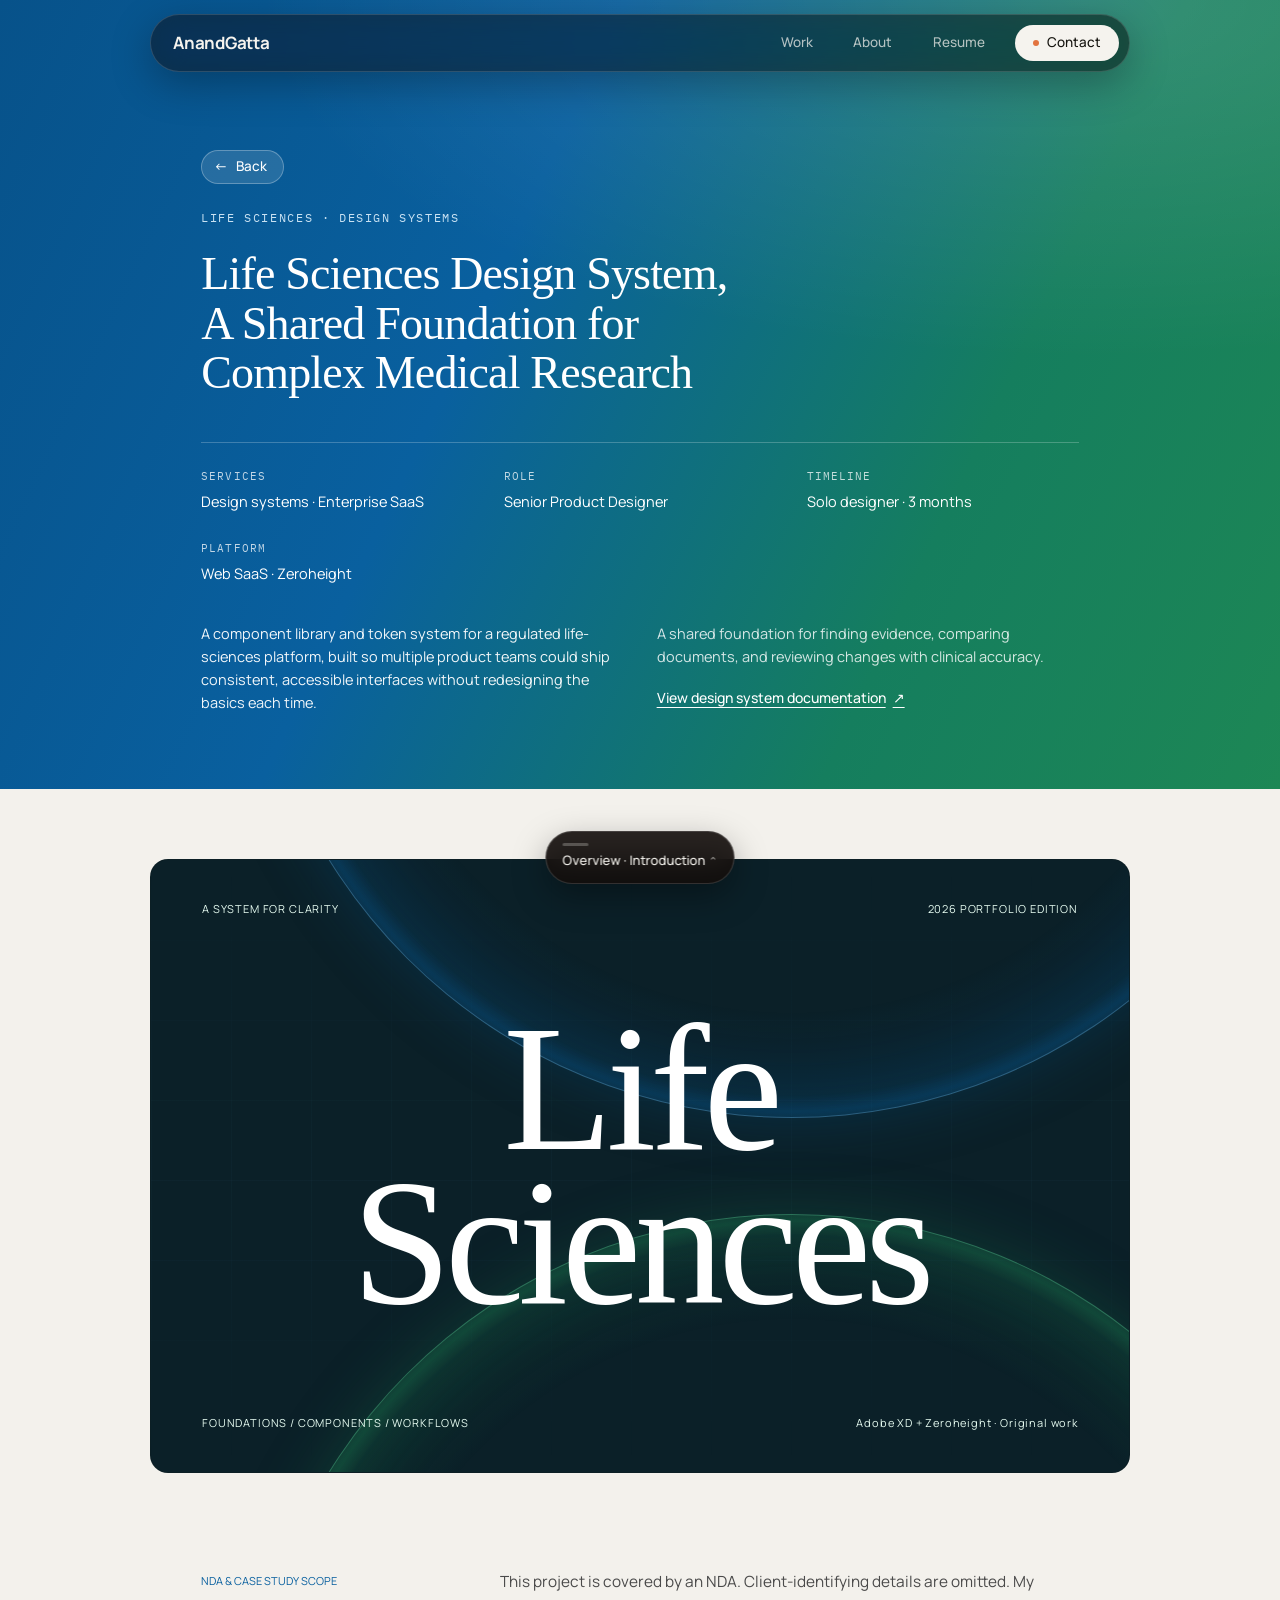
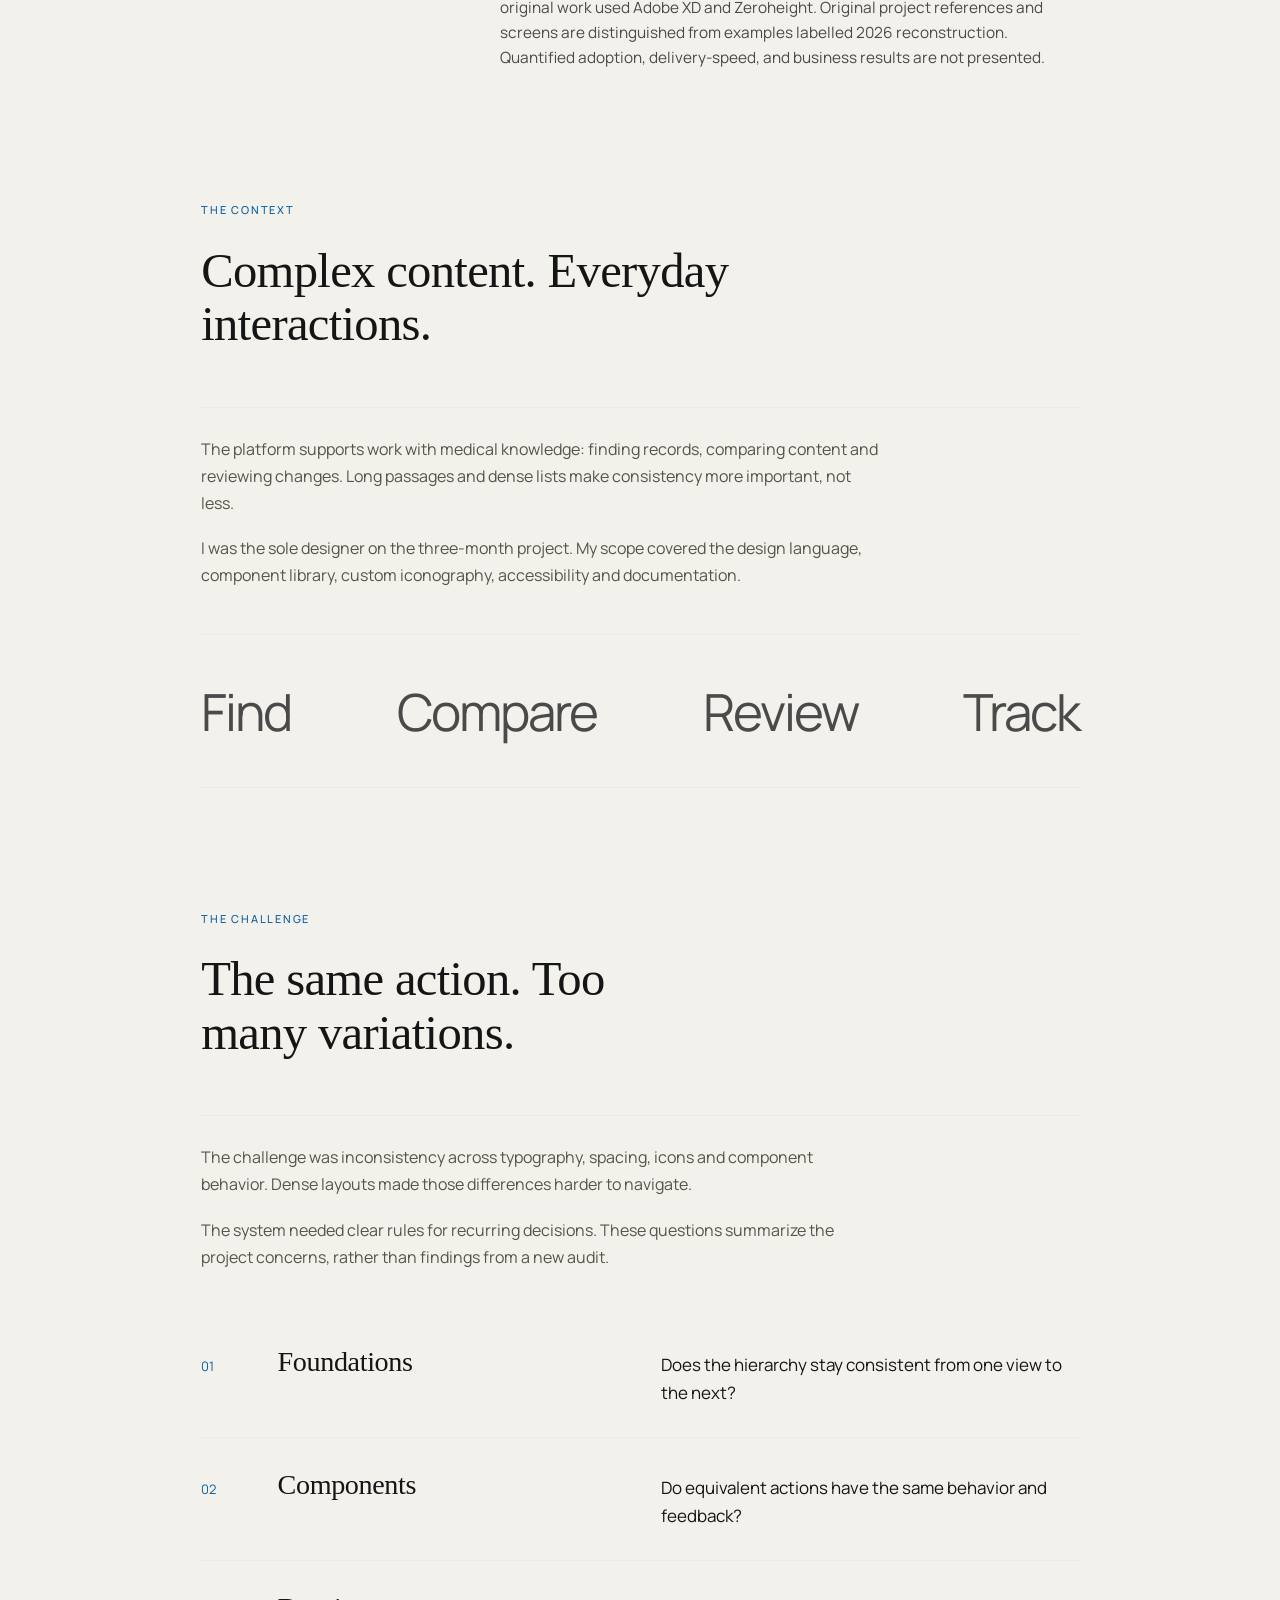
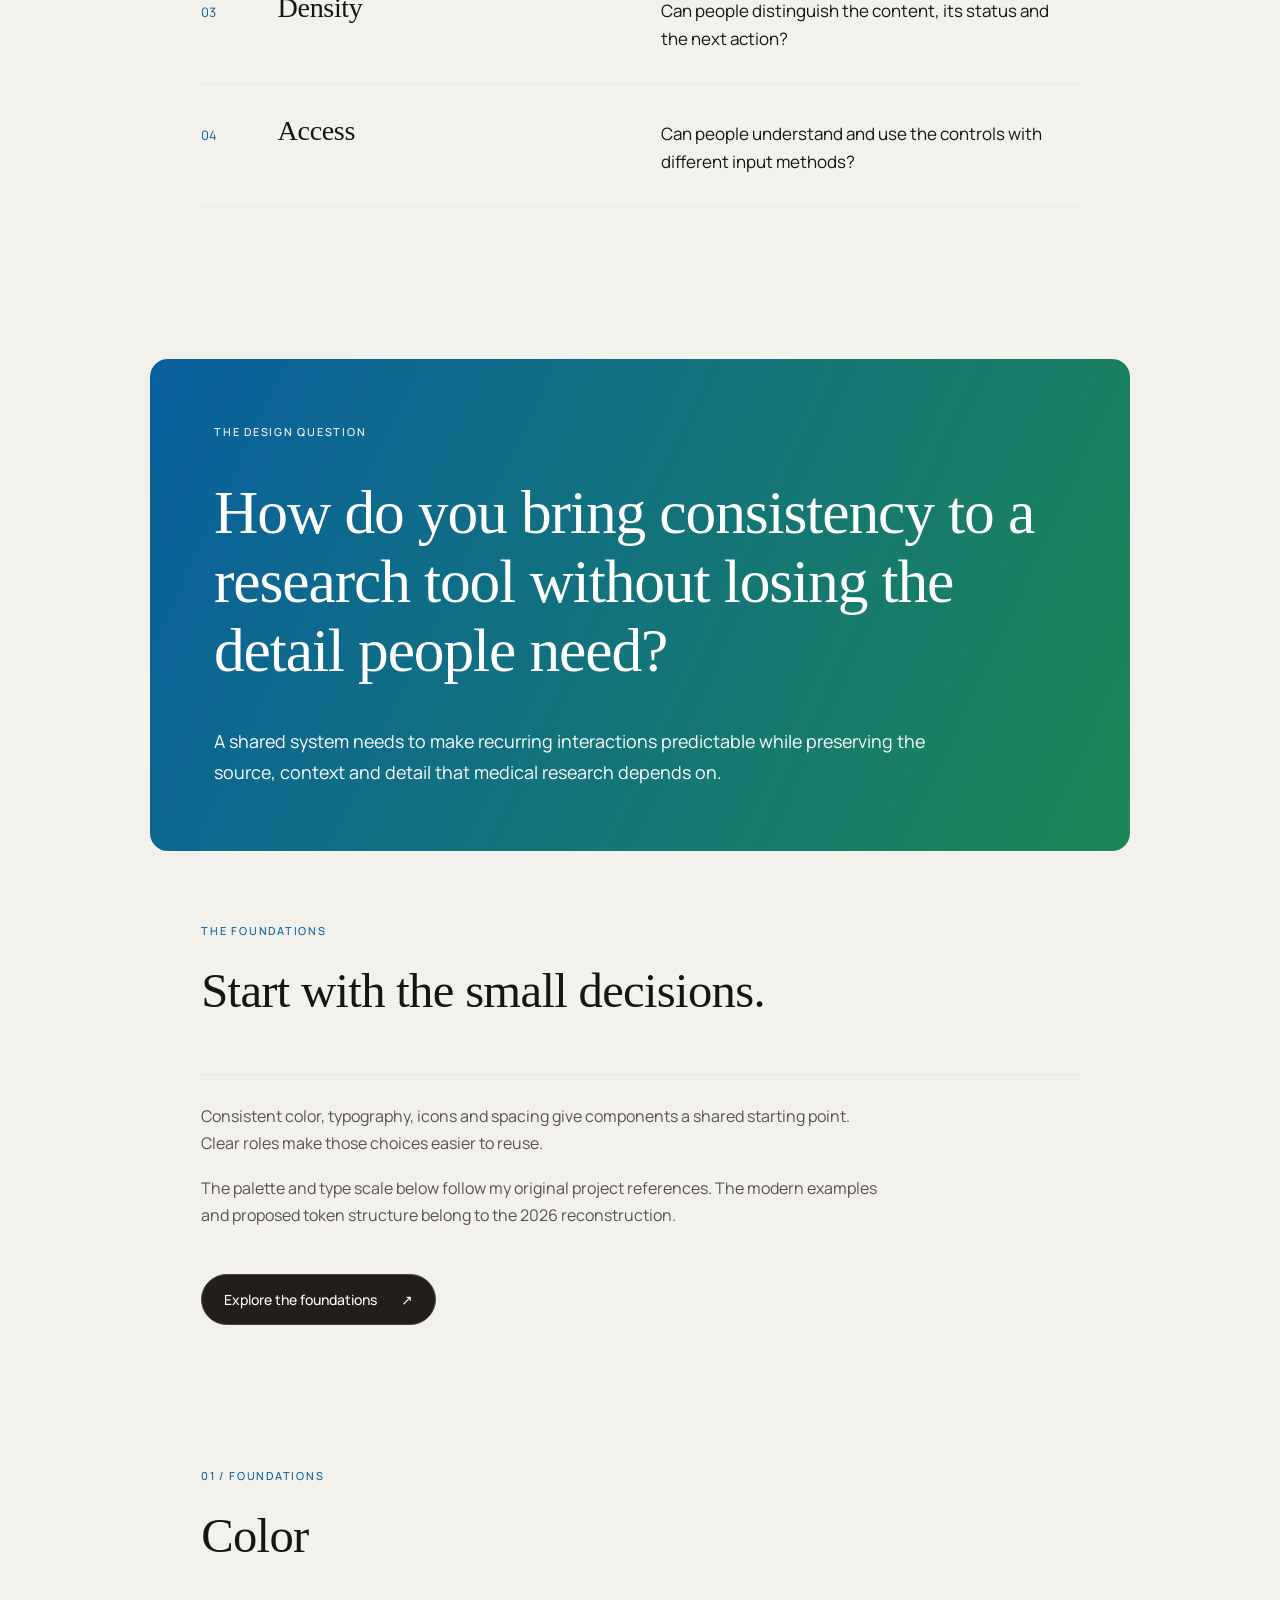
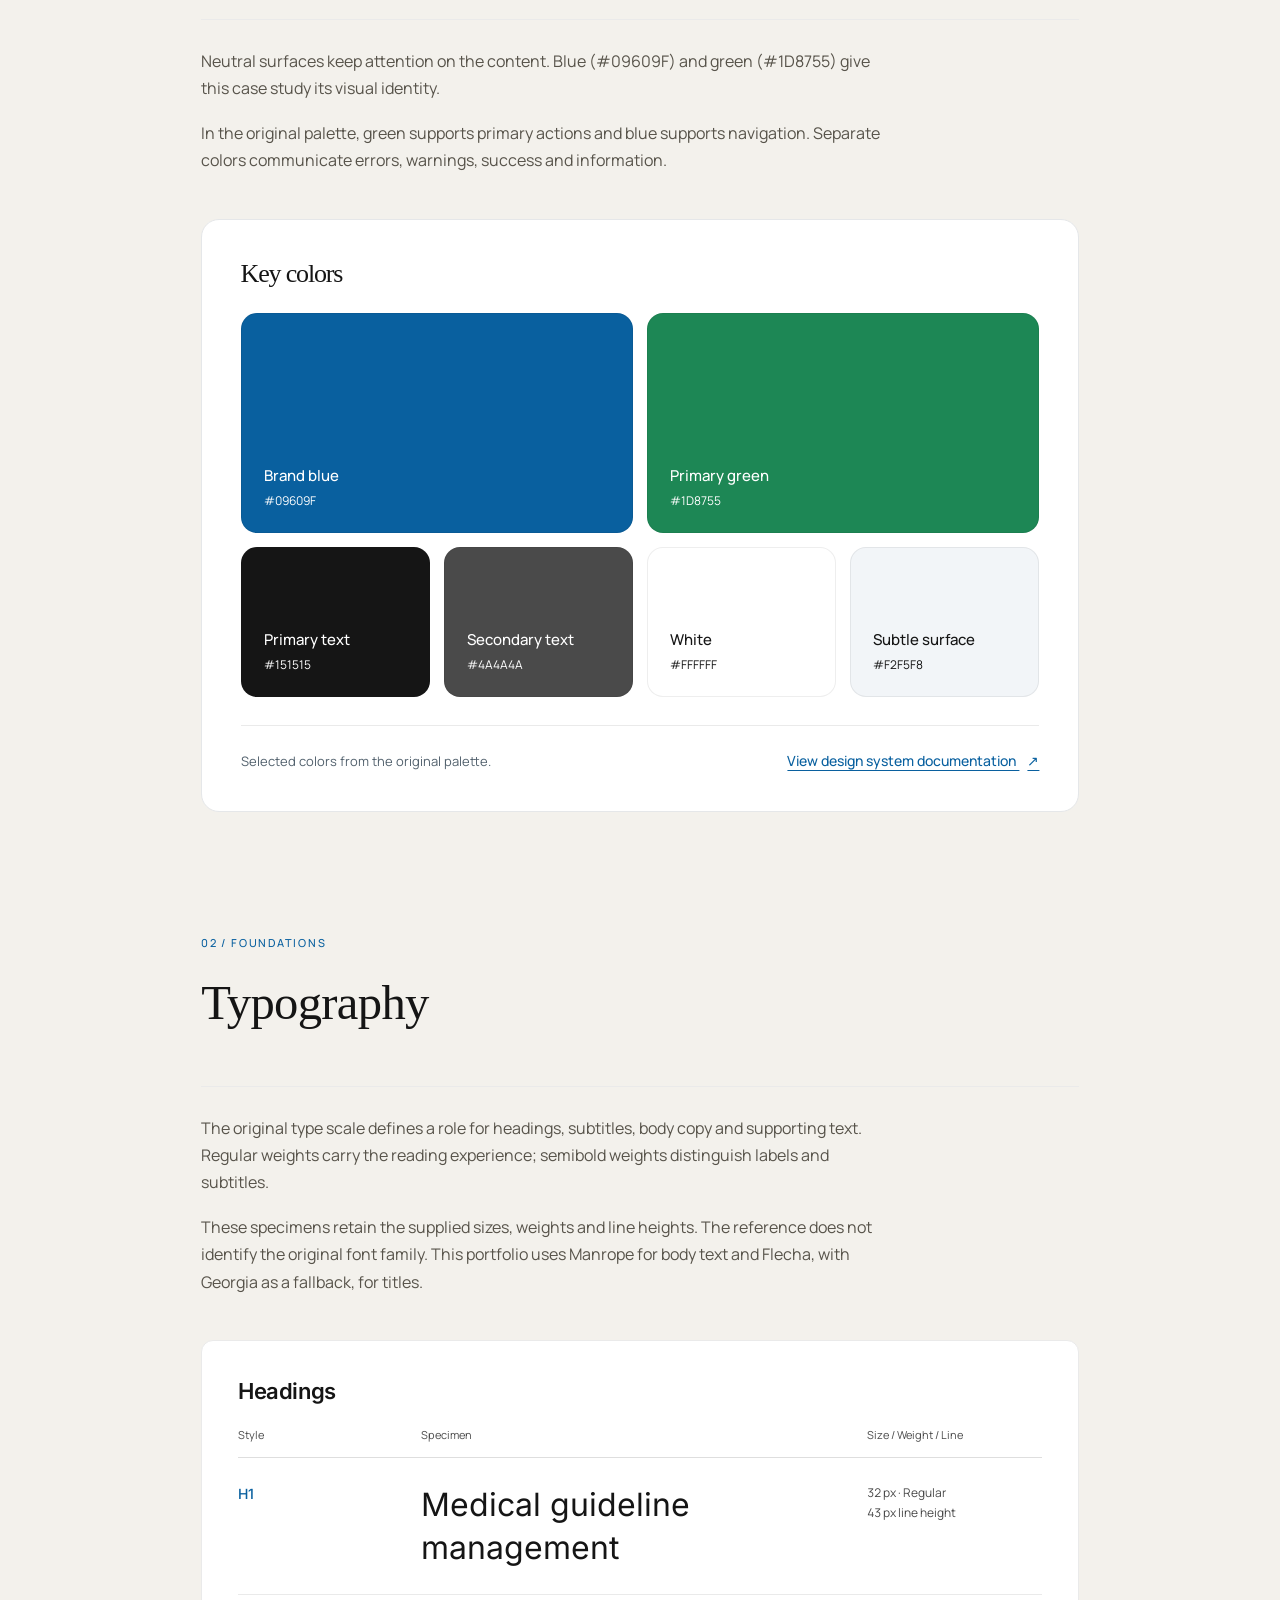
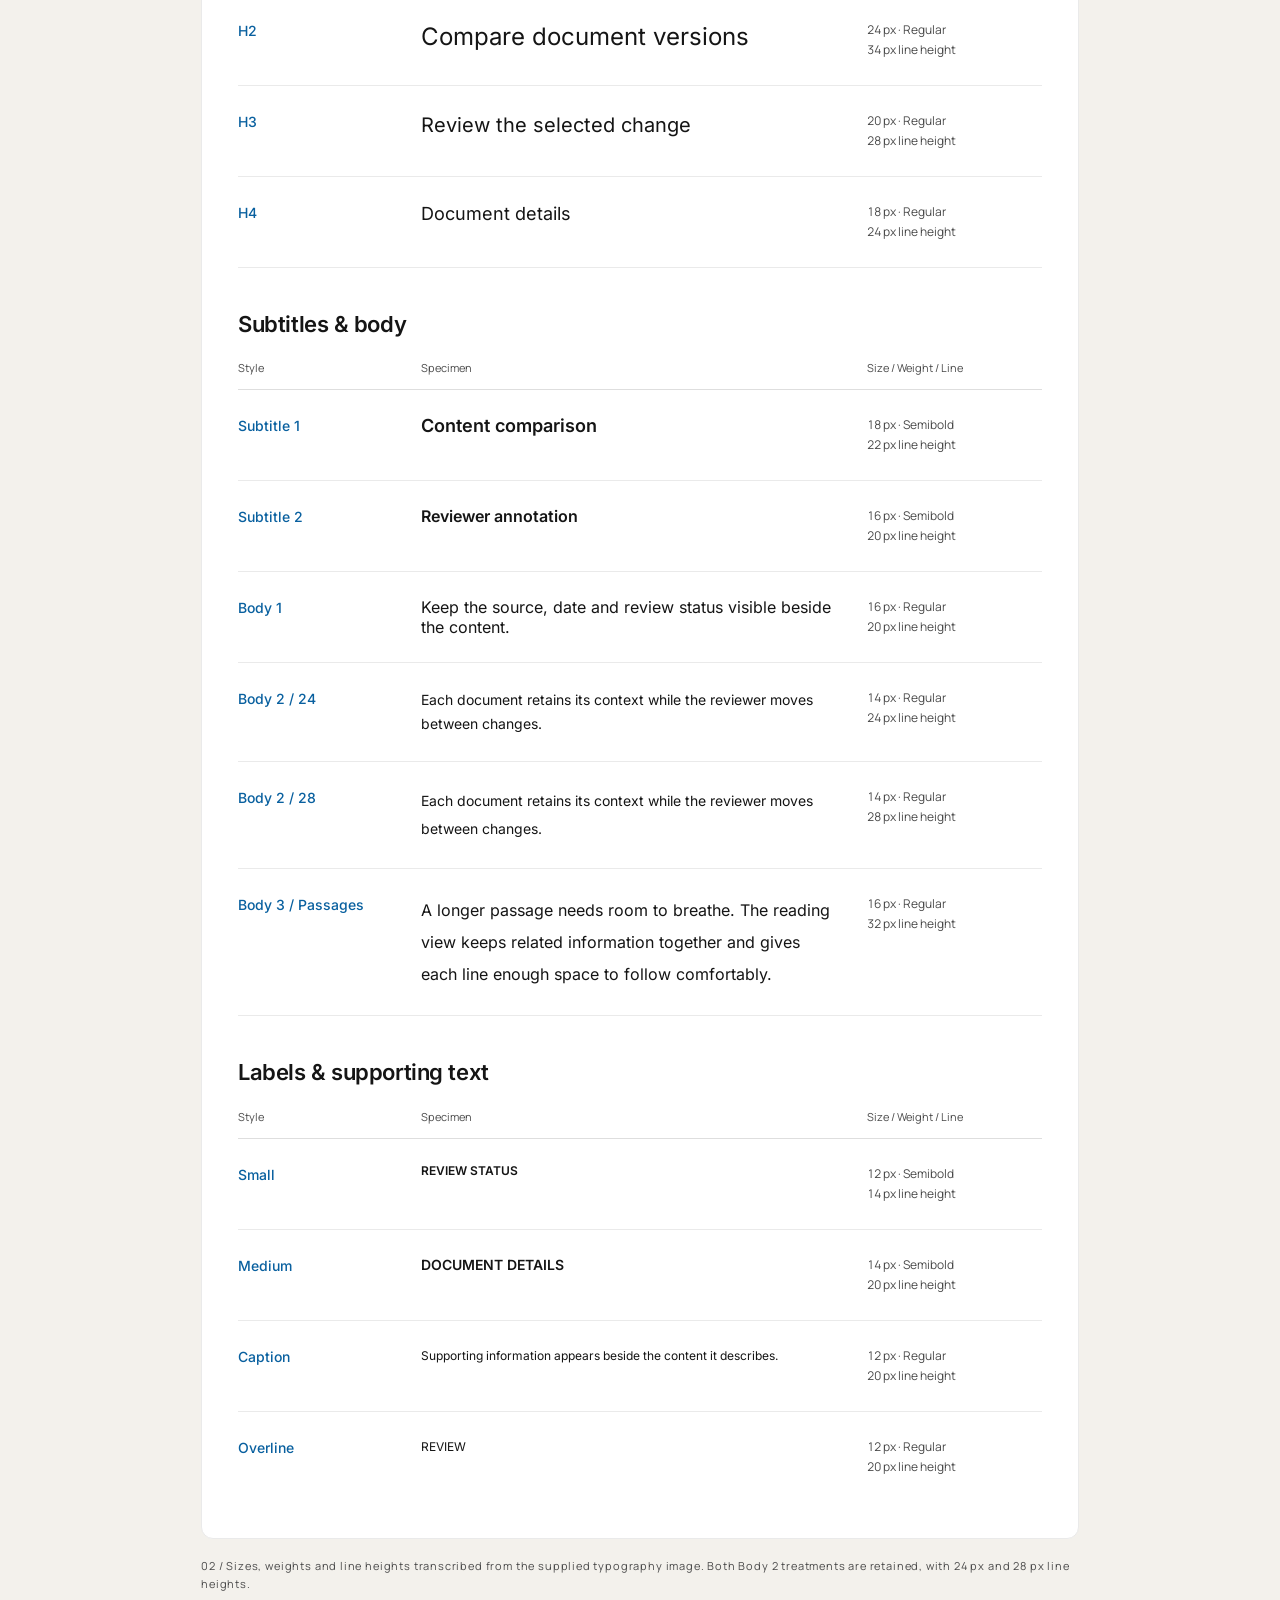
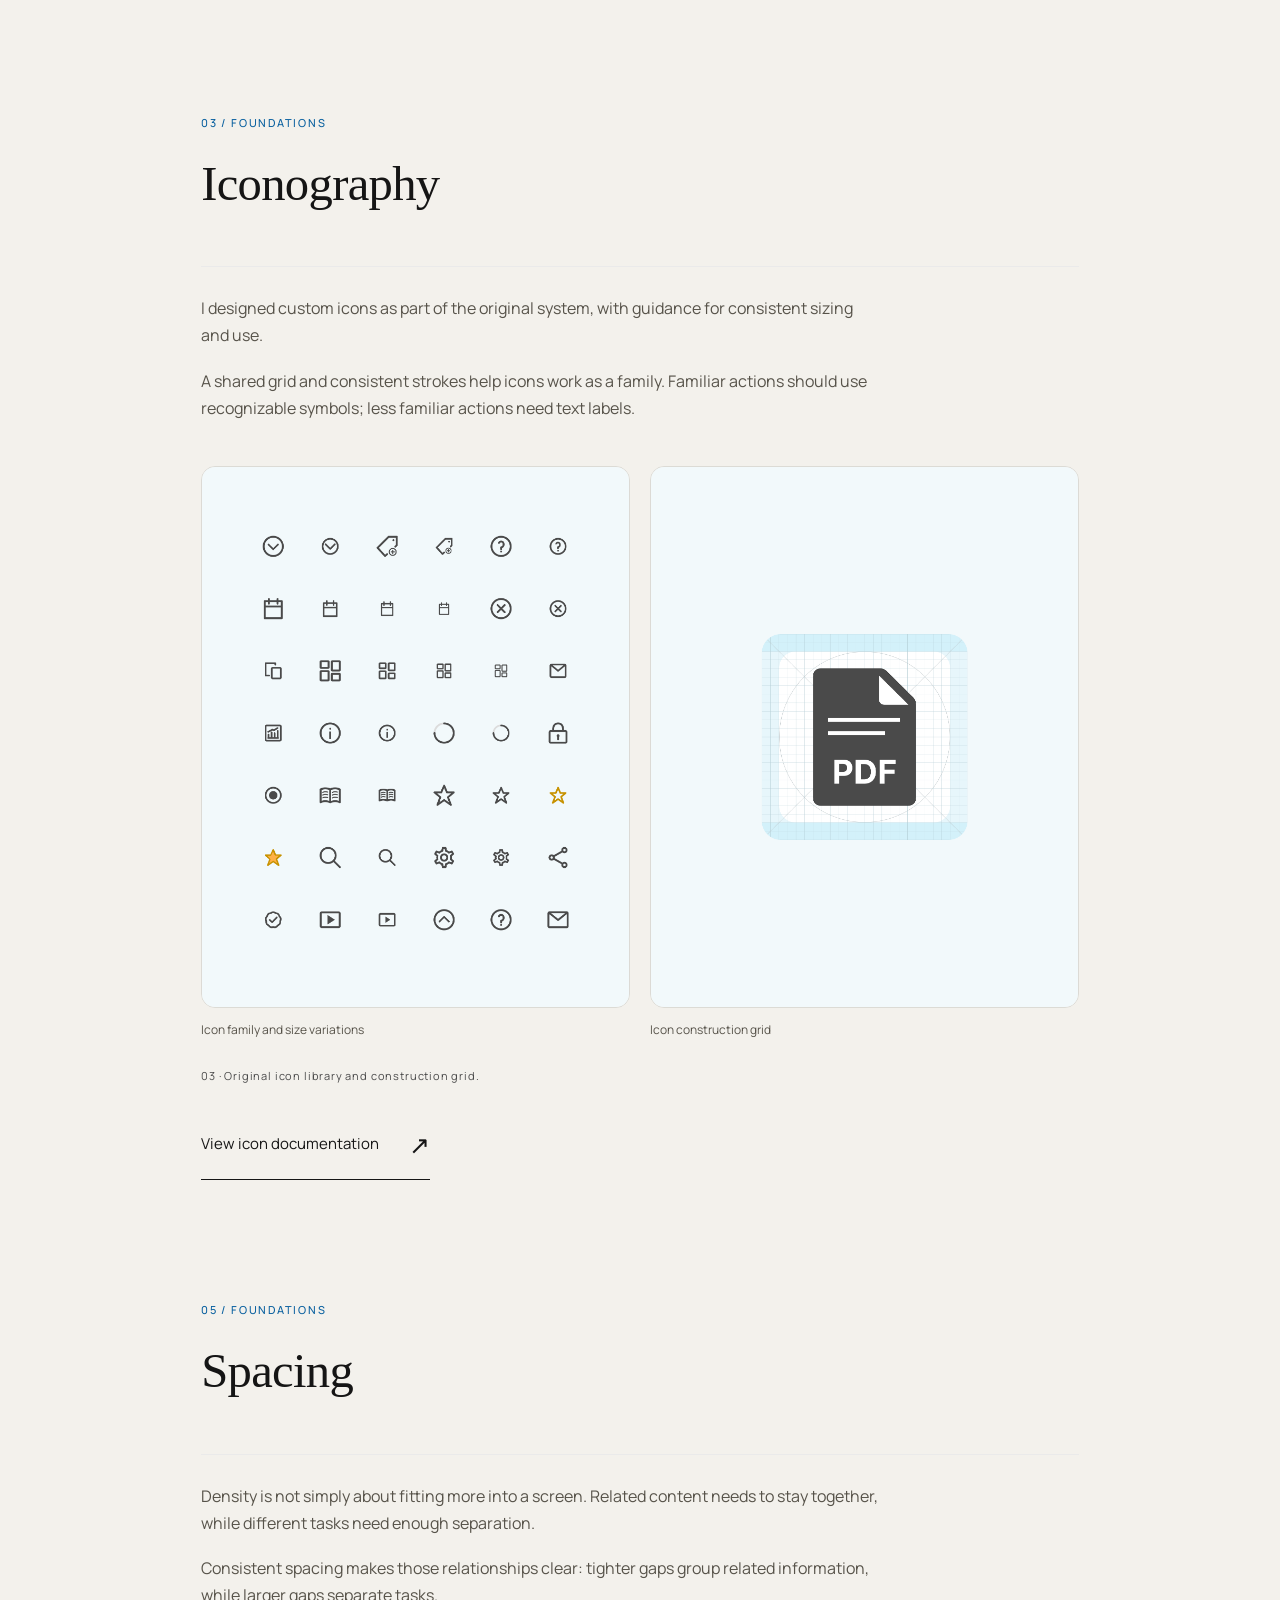
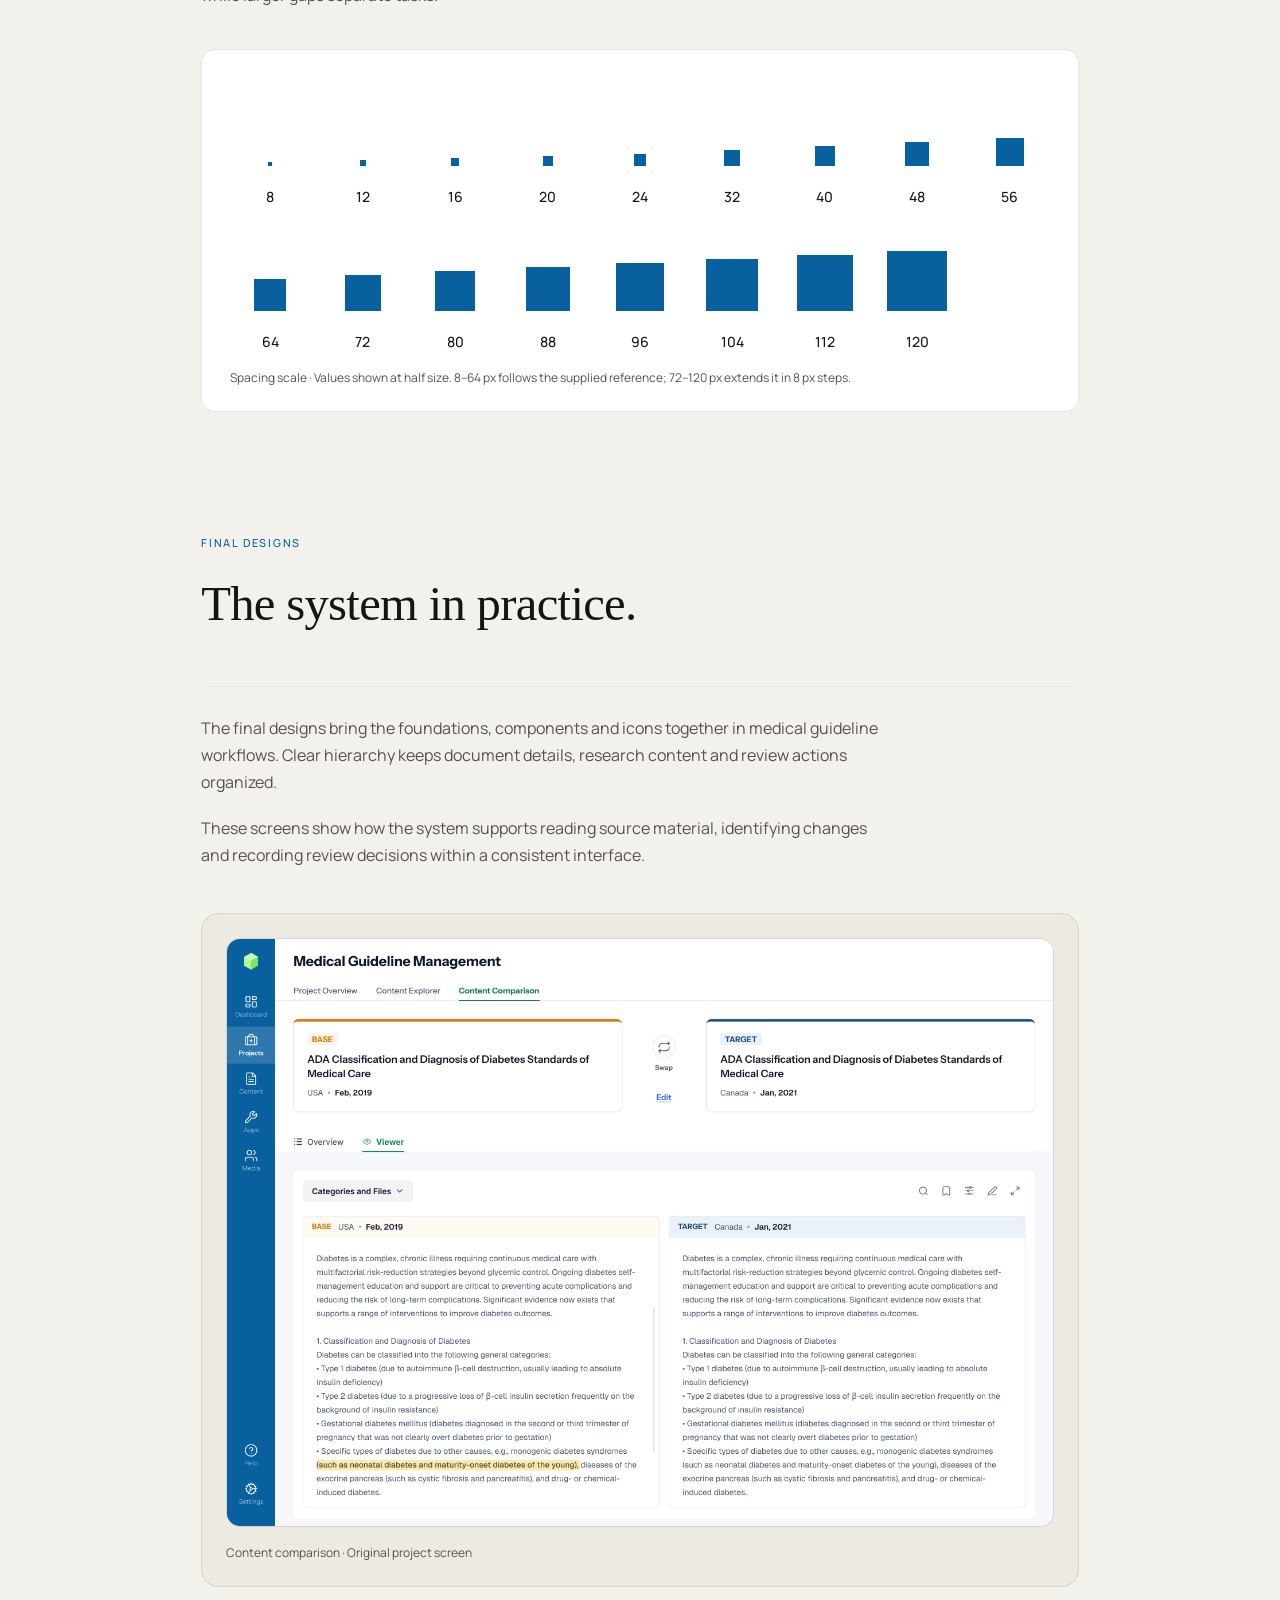
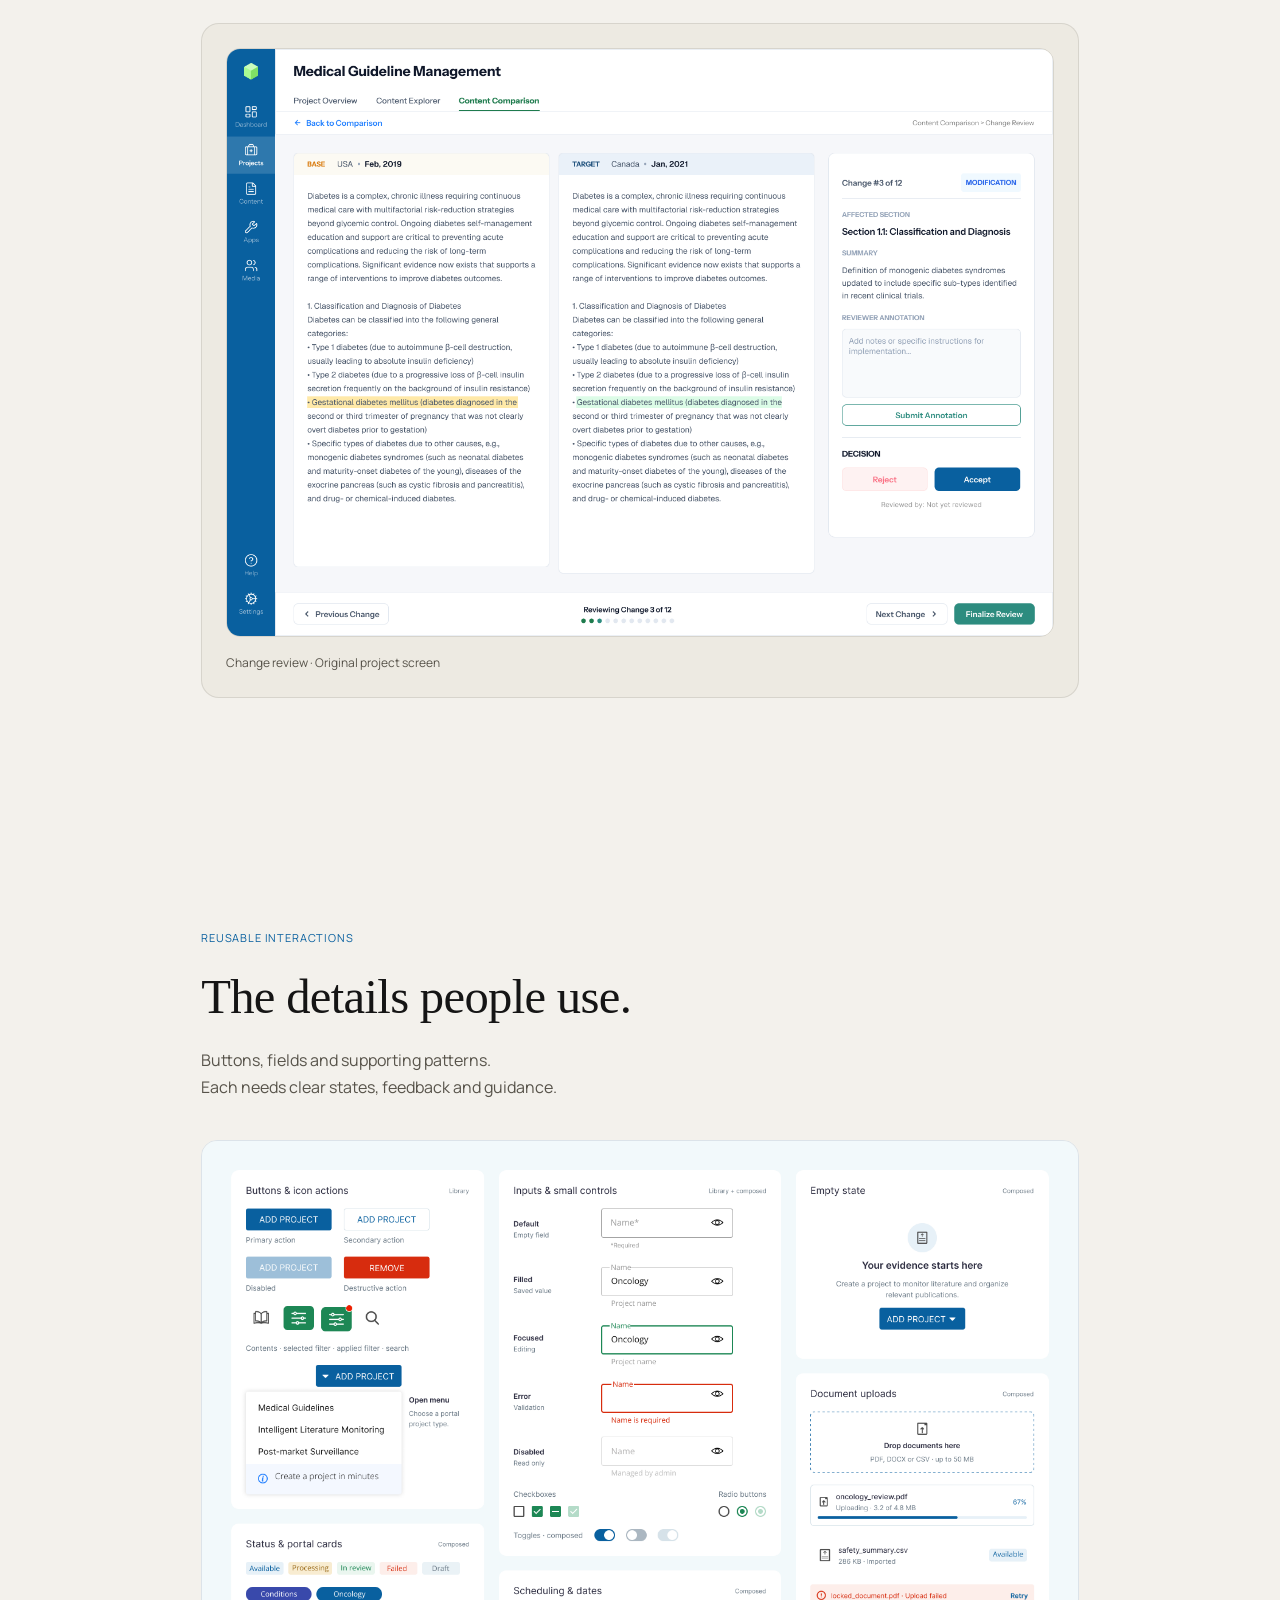
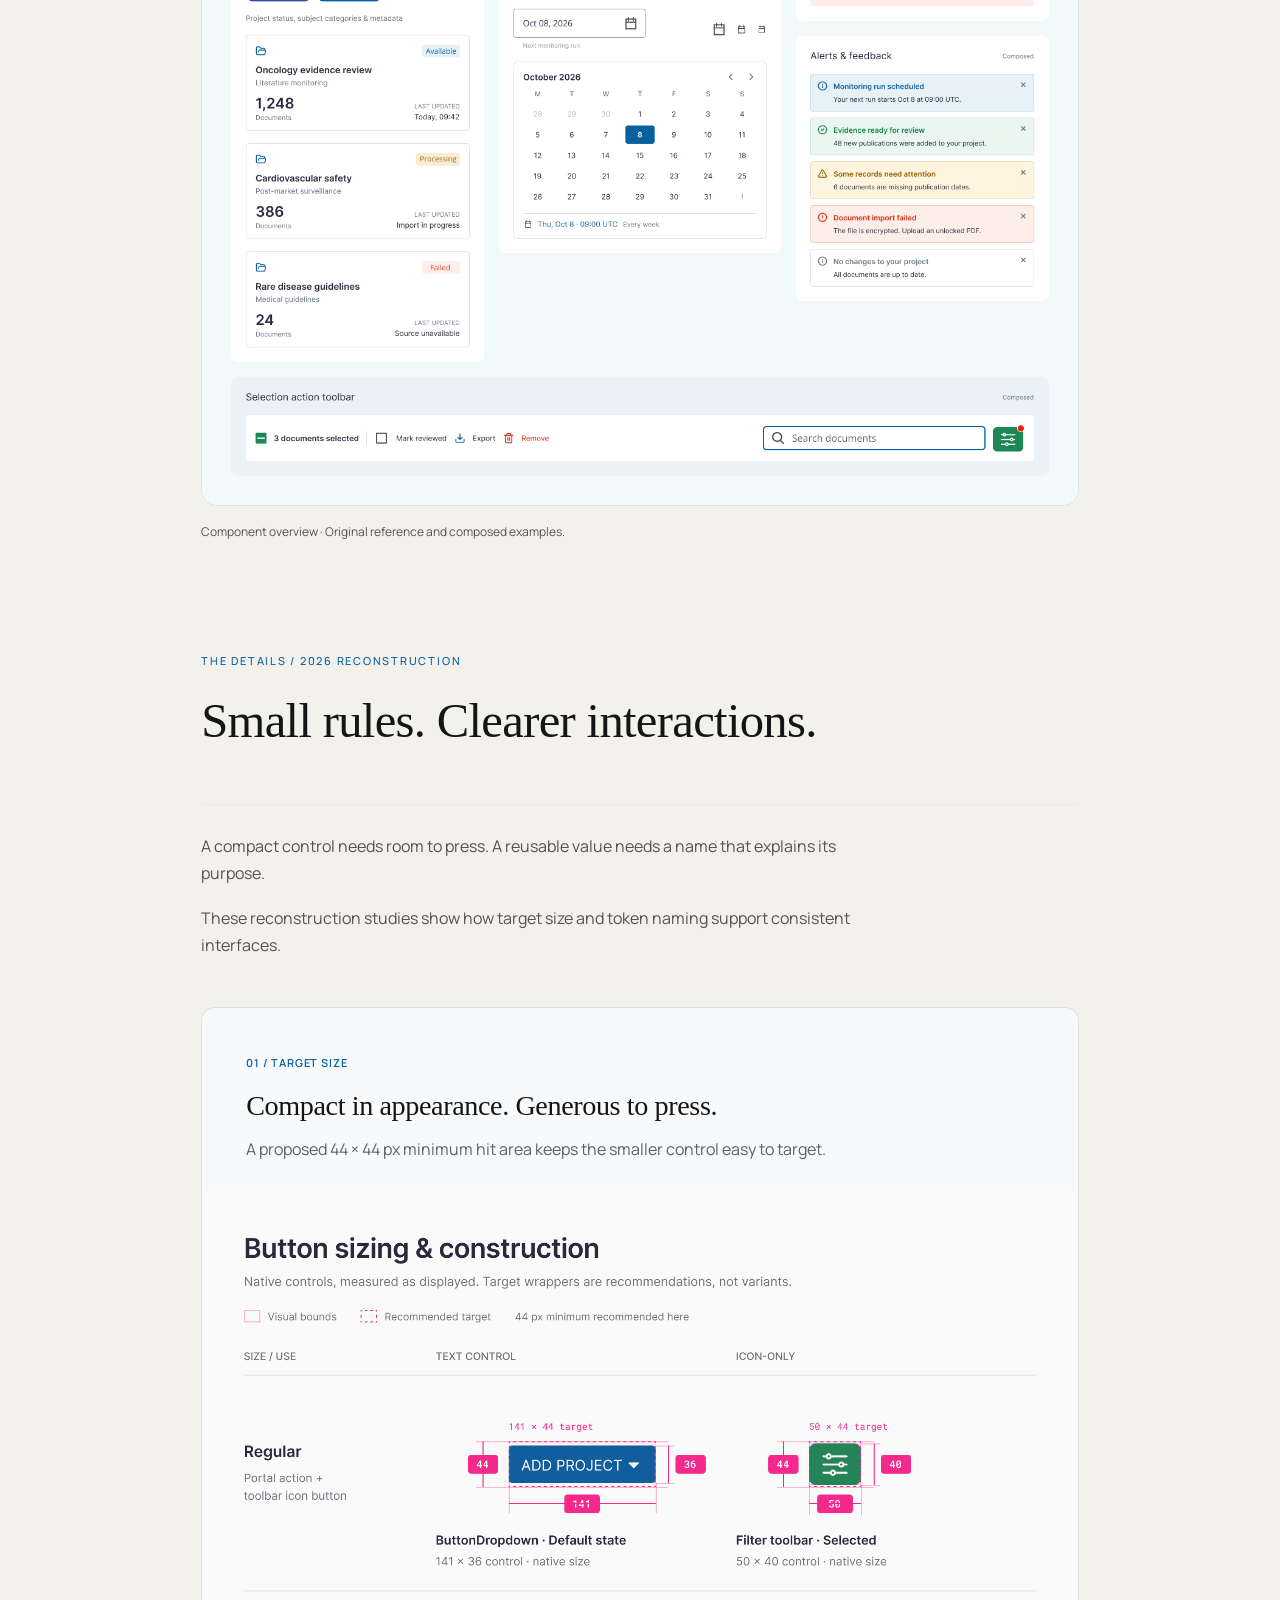
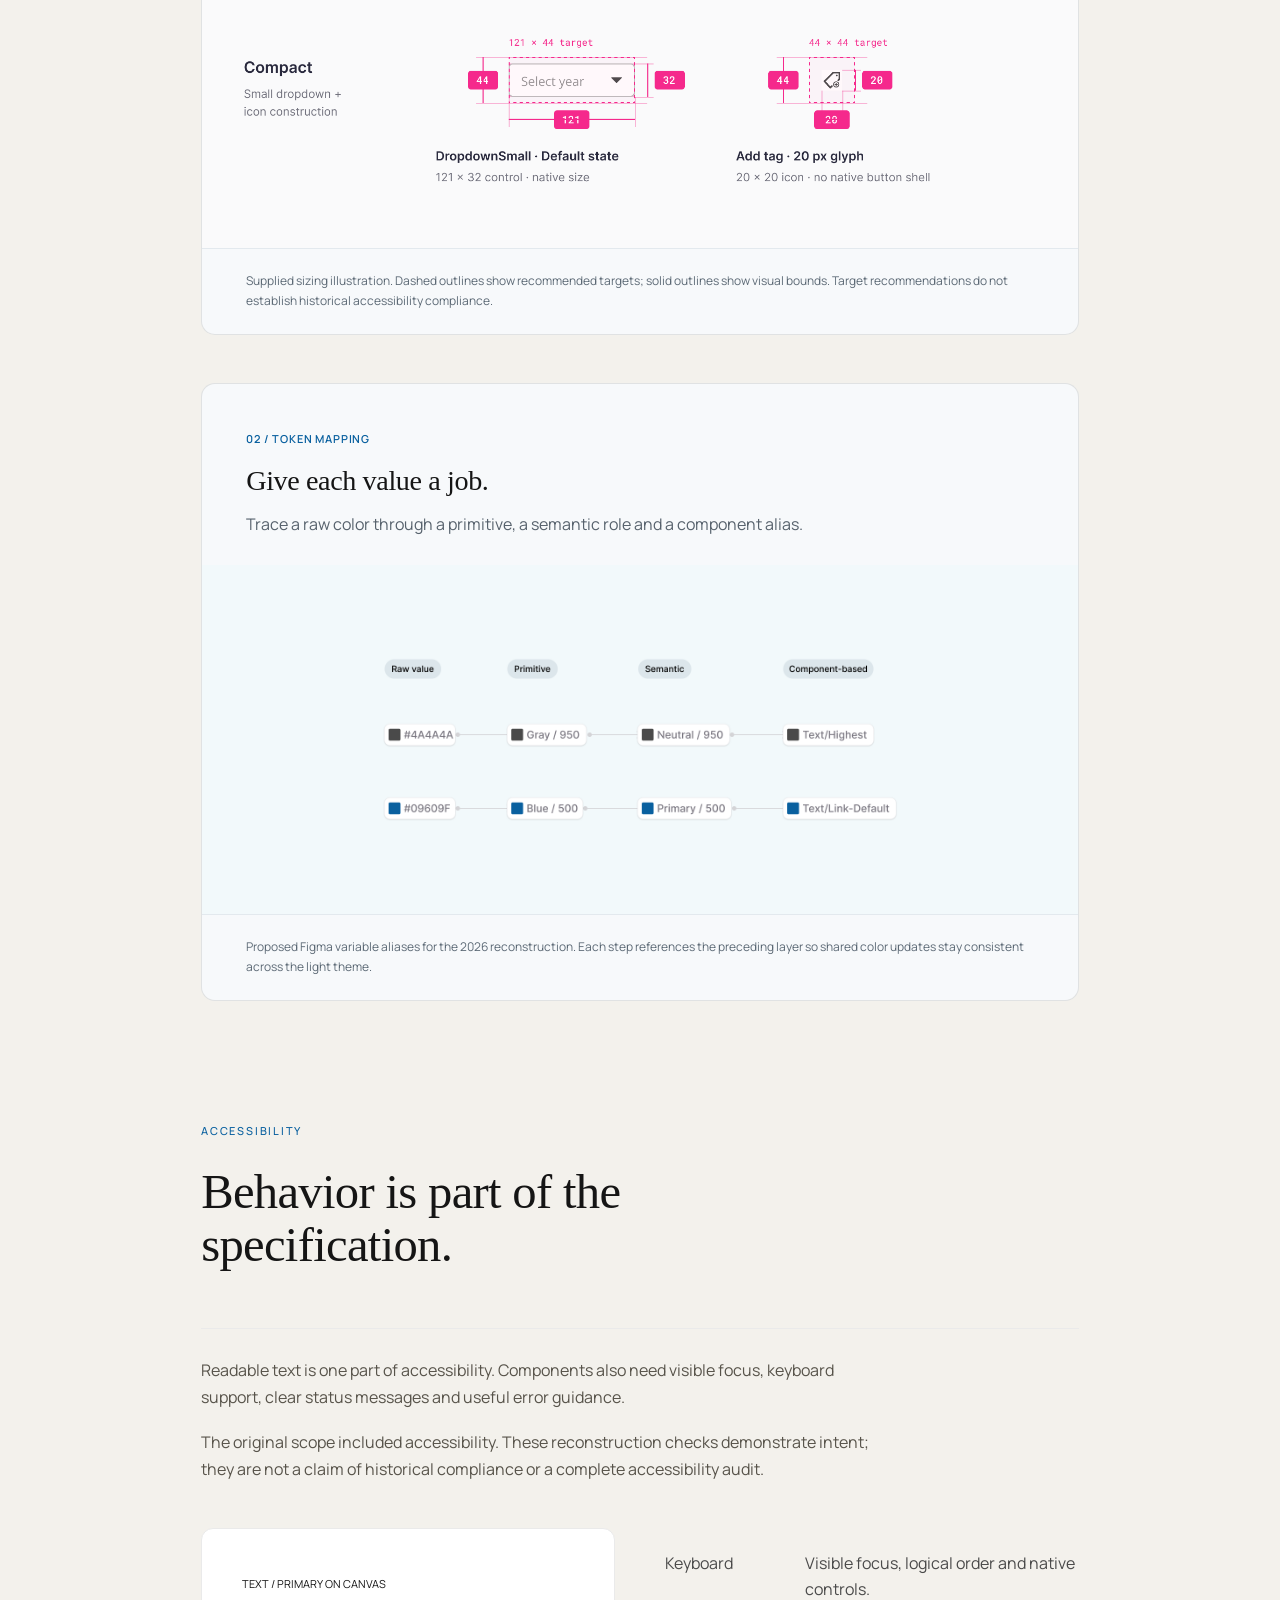
<file: life-sciences-case-study.html>
<!DOCTYPE html>
<html lang="en"><head><meta charset="utf-8"><meta name="viewport" content="width=device-width,initial-scale=1"><meta name="description" content="Anand’s Life Sciences Design System: original Adobe XD and Zeroheight work, presented through a clearly labeled 2026 reconstruction."><title>Life Sciences Design System · Anand</title><meta property="og:type" content="article"><meta property="og:url" content="https://anandgatta.com/life-sciences-case-study.html"><meta property="og:title" content="Life Sciences Design System · Anand Gatta"><meta property="og:description" content="Component library, token architecture, and governance for a regulated life sciences platform."><meta property="og:image" content="https://anandgatta.com/uploads/case-study-3.png"><meta name="twitter:card" content="summary_large_image"><meta name="twitter:title" content="Life Sciences Design System · Anand Gatta"><meta name="twitter:description" content="Component library, token architecture, and governance for a regulated life sciences platform."><meta name="twitter:image" content="https://anandgatta.com/uploads/case-study-3.png"><link rel="icon" href="assets/f6e5fd026a5abd31.svg">
<script async src="https://www.googletagmanager.com/gtag/js?id=G-6W1VD5LBDS"></script>
<script>
  window.dataLayer = window.dataLayer || [];
  function gtag(){dataLayer.push(arguments);}
  gtag('js', new Date());
  gtag('config', 'G-6W1VD5LBDS');
</script>
<script src="analytics.js" defer></script>
<style>

:root{--canvas:#ffffff;--ink:#151515;--muted:#4a4a4a;--line:#eaeaea;--blue:#09609f;--dark:#151515;--stage:#f2f5f8;--motion:1}*{box-sizing:border-box}html{scroll-behavior:smooth;scroll-padding-top:25px}body{margin:0;background:var(--canvas);color:var(--ink);font:18px/1.42 Arial,Helvetica,sans-serif}h1,h2,h3,h4,p{margin:0}h1,h2,h3,h4{font-weight:400;letter-spacing:-.045em;line-height:1.04}button,input,select{font:inherit}button,a,input,select{touch-action:manipulation}button{cursor:pointer}a{color:inherit}button{color:inherit}button:focus-visible,a:focus-visible,input:focus-visible,select:focus-visible,summary:focus-visible,[tabindex]:focus-visible{outline:3px solid #09609f;outline-offset:5px}button{border:0}button:disabled{cursor:default}a{text-underline-offset:5px}.site-header,.hero,.story,.provenance,footer{padding-left:4%;padding-right:4%}.site-header{height:98px;display:flex;align-items:center;justify-content:space-between;font-size:14px;gap:25px}.site-header a{text-decoration:none}.wordmark{white-space:nowrap}.wordmark span{font-size:20px;vertical-align:middle}.site-header nav{display:flex;gap:20px}.site-header nav a{color:#595b53}.header-end{display:flex;gap:22px}.header-end button{padding:6px 0;background:none;font-size:12px;border-bottom:1px solid transparent}.header-end button:hover{border-color:currentColor}.hero{display:grid;grid-template-columns:34% 66%;padding-top:75px;padding-bottom:100px;min-height:545px}.hero-side{display:flex;flex-direction:column;justify-content:space-between;gap:45px}.outline-tag{border:1px solid var(--ink);border-radius:7px;align-self:flex-start;line-height:1.1;padding:3px 5px;font-size:16px}.hero dl{display:grid;grid-template-columns:1fr 1fr;gap:18px 22px;margin:0 30px 0 0;font-size:13px}.hero dl div:first-child{grid-column:1/-1}.hero dt{color:#67685f;margin-bottom:5px;font-size:12px}.hero dd{margin:0}.hero h1{font-size:clamp(46px,5.3vw,84px);line-height:1.05;letter-spacing:-.047em;max-width:1050px}.hero-title>p{margin:30px 0 0;max-width:450px;font-size:17px;color:#54564e}.cover{min-height:720px;height:67vw;max-height:920px;background:#0b2028;color:#fff;position:relative;overflow:hidden;display:flex;flex-direction:column;justify-content:space-between;padding:40px 4%}.cover::before,.cover::after{content:'';position:absolute;width:85vw;height:85vw;left:7.5vw;border:1px solid #5da7d866;border-radius:50%;pointer-events:none;box-shadow:0 0 60px #09609f40,inset 0 0 80px #09609f33;background:radial-gradient(ellipse at center,transparent 57%,#09609f22 68%,#09609f55 70%,transparent 73%);animation:orbit-breathe 9s ease-in-out infinite alternate}.cover::before{top:-65vw}.cover::after{bottom:-65vw;animation-delay:-5s}.cover-grid{position:absolute;inset:0;background-image:linear-gradient(#5da7d809 1px,transparent 1px),linear-gradient(90deg,#5da7d809 1px,transparent 1px);background-size:80px 80px;mask-image:linear-gradient(transparent,#000,transparent)}.cover-line,.cover-bottom{display:flex;justify-content:space-between;gap:25px;font-size:11px;letter-spacing:.075em;color:#c9e2f3;position:relative;z-index:1}.cover-title{position:relative;text-align:center;font-size:clamp(100px,17vw,280px);line-height:.86;letter-spacing:-.078em;font-weight:400;z-index:1;background:linear-gradient(#fff 20%,#c9e2f3 55%,#09609f);background-clip:text;-webkit-background-clip:text;color:transparent}.cover-title span{font-weight:400}.provenance{display:grid;grid-template-columns:34% 66%;gap:0;padding-top:32px;padding-bottom:60px;font-size:13px;line-height:1.7}.provenance>span{font-size:11px;padding-top:3px}.provenance p{max-width:800px;color:#54564f}.provenance strong{font-weight:500;color:#151515}.story{padding-top:110px;padding-bottom:45px}.section-title{border-bottom:1px solid var(--line);padding-bottom:55px}.kicker{display:block;font-size:12px;letter-spacing:.025em;margin-bottom:25px;font-weight:400}.section-title h2{font-size:clamp(58px,8.6vw,138px);line-height:.99;letter-spacing:-.055em}.story-copy{display:grid;grid-template-columns:1fr 1fr;gap:45px;margin:55px 0 75px 54%;font-size:18px;line-height:1.42}.story-copy p{max-width:360px}.context-strip{display:flex;justify-content:space-between;border-top:1px solid var(--line);border-bottom:1px solid var(--line);padding:34px 0;color:#5d6055;font-size:clamp(25px,4vw,56px);letter-spacing:-.04em}.audit-list>div{display:grid;grid-template-columns:7% 42% 1fr;border-bottom:1px solid var(--line);padding:30px 0;gap:15px;align-items:baseline}.audit-list>div>span{font-size:13px;color:#686b60}.audit-list h3{font-size:36px}.audit-list p{font-size:17px;max-width:500px}.statement{background:#09609f;color:#ffffff;padding:100px 4%;margin-top:100px}.statement>p{font-size:clamp(39px,6.4vw,100px);line-height:1.1;letter-spacing:-.042em;max-width:1400px}.statement>p>span{color:#ffffff}.foundation-index{display:grid;grid-template-columns:1fr 1fr;gap:0 60px;margin-top:40px}.foundation-index a{display:flex;gap:40px;border-top:1px solid var(--line);padding:27px 0;text-decoration:none;font-size:25px;transition:padding .3s,color .3s}.foundation-index a span{font-size:13px;align-self:center;color:#6b6e60}.foundation-index a:hover{padding-left:12px;color:#09609f}.demo-stage{position:relative;overflow:hidden}.color-stage{display:grid;grid-template-columns:1.35fr 1fr .85fr .85fr;height:630px;border-radius:18px}.color-stack{display:grid;grid-template-rows:1fr 1fr 1fr}.swatch{display:flex;flex-direction:column;align-items:flex-start;justify-content:space-between;background:var(--swatch);text-align:left;padding:26px;position:relative;transition:filter .3s,flex .5s}.swatch:hover{filter:brightness(1.07)}.swatch:focus-visible{outline-offset:-6px}.swatch span,.swatch small{font-size:12px}.swatch strong{font-size:clamp(23px,3vw,48px);font-weight:400;letter-spacing:-.05em;line-height:1.1}.color-stack .swatch strong{font-size:24px}.primary-swatch::after{content:'';position:absolute;inset:0;background:linear-gradient(120deg,transparent 20%,#ffffff16 50%,transparent 80%);background-size:250% 100%;animation:color-sweep 7s linear infinite;pointer-events:none}.figure-caption{display:flex;justify-content:space-between;gap:20px;font-size:12px;color:#63665a;margin-top:18px;line-height:1.5}.type-stage{background:#151515;color:#f1f0e8;padding:40px;border-radius:16px}.type-top{display:flex;justify-content:space-between;color:#bcb1c8;font-size:11px;gap:20px}.type-stage #type-specimen{font-size:72px;line-height:1.1;letter-spacing:-.045em;margin:70px 0;min-height:220px;overflow-wrap:anywhere}.type-bottom{display:flex;justify-content:space-between;align-items:flex-end;gap:30px;border-top:1px solid #4a4a4a;padding-top:26px}.type-bottom>span{font-size:20px;line-height:1.5}.type-bottom label{font-size:12px;display:flex;align-items:center;gap:15px}.type-bottom input{width:150px}input[type=range]{accent-color:#09609f;cursor:pointer}.icon-stage{background:#f2f5f8;padding:40px;border-radius:16px}.icon-grid{display:grid;grid-template-columns:repeat(8,1fr)}.icon-tile{background:none;border:1px solid #dfdce5;aspect-ratio:1.1;display:flex;flex-direction:column;align-items:center;justify-content:center;gap:13px;transition:background .25s}.icon-tile .icon{transition:transform .35s}.icon-tile:hover .icon{transform:translateY(-5px) scale(1.15)}.icon-tile:hover{background:#ffffff}.icon-tile span{font-size:11px;color:#686b60}.icon{width:30px;height:30px;fill:none;stroke:currentColor;stroke-width:1.6;stroke-linecap:round;stroke-linejoin:round}.icon-spec{display:flex;align-items:center;gap:28px;margin-top:35px}.icon-spec>div{padding:20px;border:1px solid #bdbdbd;background-image:linear-gradient(#c9e2f333 1px,transparent 1px),linear-gradient(90deg,#c9e2f333 1px,transparent 1px);background-size:12px 12px}.icon-spec .icon{width:72px;height:72px}.icon-spec p{font-size:14px;line-height:1.6}.icon-spec strong{font-size:22px;font-weight:400}.icon-note{margin-left:auto;font-size:13px;color:#6a6e60}.radius-stage,.spacing-stage{background:#10262b;color:#eee;min-height:580px;border-radius:16px;padding:35px;display:flex;flex-direction:column;align-items:center;background-image:radial-gradient(#ba9adc20 1px,transparent 1px);background-size:22px 22px}.stage-label{align-self:flex-start;color:#9aa7bc;font-size:11px}.radius-outline{width:270px;height:270px;border:1px dashed #7a608d;margin:55px 0;display:grid;place-items:center}.radius-shape{width:240px;height:240px;background:#09609f;border:1px solid #09609f;border-radius:12px;display:flex;flex-direction:column;justify-content:center;align-items:center;transition:border-radius 1.2s cubic-bezier(.22,1,.36,1)}.radius-shape>span{font-size:15px;color:#edf5fb}.radius-shape strong{font-size:75px;font-weight:400;line-height:1.1;letter-spacing:-.05em}.radius-shape small{font-size:14px;color:#edf5fb}.range-control{display:flex;gap:24px;align-items:center;width:min(600px,100%);font-size:13px;margin-top:auto}.range-control input{flex:1;min-width:70px}.small-button{border:1px solid #5da7d8;background:transparent;color:#edf5fb;padding:9px 10px;font-size:11px;white-space:nowrap}.spacing-preview{width:min(620px,100%);margin:55px 0;--gap:16px;display:flex;flex-direction:column;gap:var(--gap);transition:gap 1s}.spacing-preview>div{border:1px solid #35576e;background:#15354b;padding:var(--gap);display:flex;align-items:center;gap:20px;transition:padding 1s}.spacing-preview>div>span{font-size:13px;color:#c9e2f3}.spacing-preview p{font-size:18px;line-height:1.4}.spacing-preview small{display:block;font-size:12px;color:#c9e2f3;margin-top:5px}.spacing-preview b{font-size:12px;font-weight:400;background:#16476a;color:#edf5fb;padding:5px 8px;border-radius:20px;margin-left:auto;white-space:nowrap}.token-stage{display:grid;grid-template-columns:1fr 50px 1fr 50px 1fr;padding:50px 35px;background:#f2f5f8;border-radius:16px;align-items:center}.token-node{padding:27px 20px;background:#ffffff;text-align:left;border:1px solid #bdbdbd;border-radius:8px;min-height:200px;transition:background .3s,transform .3s,box-shadow .3s}.token-node[aria-pressed=true]{background:#ffffff;box-shadow:0 12px 30px #454c2412;transform:translateY(-6px);border-color:#09609f}.token-node small{font-size:11px;color:#5c6351}.token-node strong{display:block;font-weight:400;font-size:22px;letter-spacing:-.025em;margin:30px 0 14px;overflow-wrap:anywhere}.token-node code{font-size:12px;color:#636b56}.token-connector{height:1px;background:#09609f;position:relative}.token-connector::after{content:'';position:absolute;right:0;top:-3px;width:7px;height:7px;border-top:1px solid #09609f;border-right:1px solid #09609f;transform:rotate(45deg)}#token-description{grid-column:1/-1;min-height:45px;font-size:15px;margin:30px 0 0;max-width:700px}.theme-stage{background:#edf5fb;padding:45px;margin-top:65px;border-radius:16px}.theme-heading{display:flex;justify-content:space-between;gap:30px;align-items:center;margin-bottom:50px}.theme-heading h3{font-size:48px}.theme-toggle{display:flex;gap:15px;align-items:center;background:none;font-size:14px}.theme-toggle i{display:block;position:relative;width:52px;height:29px;border-radius:20px;background:#f5f6f1;transition:background .4s}.theme-toggle i::after{content:'';position:absolute;left:4px;top:4px;width:21px;height:21px;border-radius:50%;background:#202923;transition:transform .4s}.theme-toggle[aria-pressed=true] i{background:#09609f}.theme-toggle[aria-pressed=true] i::after{transform:translateX(23px);background:#fff}.theme-window{max-width:780px;margin:0 auto;background:#ffffff;color:#151515;border-radius:12px;box-shadow:0 25px 45px #1d292c20;overflow:hidden;transition:background .65s,color .65s}.window-bar{display:flex;justify-content:space-between;padding:20px 28px;border-bottom:1px solid #15151520;font-size:12px}.window-content{padding:35px;display:grid;grid-template-columns:1fr auto;gap:22px}.window-content h4{font-size:28px;margin:10px 0 14px}.window-content p{font-size:15px;max-width:480px}.window-content small{font-size:10px}.badge{display:inline-block;border-radius:20px;padding:5px 10px;background:#edf5fb;color:#09609f;font-size:12px;white-space:nowrap;align-self:start}.badge.reviewed{background:#edf5fb;color:#275b47}.theme-record{grid-column:1/-1;display:flex;justify-content:space-between;border-bottom:1px solid #15151520;padding:12px 0;font-size:14px;gap:20px}.theme-record strong{font-weight:400}.theme-record span{color:#5f6b65}.window-content .primary-button{justify-self:start;grid-column:1/-1}.theme-stage[data-theme=dark] .theme-window{background:#151515;color:#f1f4f2}.theme-stage[data-theme=dark] .window-bar,.theme-stage[data-theme=dark] .theme-record{border-color:#ffffff24}.theme-stage[data-theme=dark] .theme-record span{color:#b2c1b9}.theme-stage[data-theme=dark] .badge{background:#16476a;color:#f0dcff}.theme-stage[data-theme=dark] .primary-button{background:#5da7d8;color:#151515}.primary-button,.secondary-button{border-radius:6px;padding:12px 20px;font-size:15px;line-height:1.4;transition:background .2s,transform .2s;min-height:44px}.primary-button{background:#09609f;color:white}.primary-button:hover{background:#09609f;transform:translateY(-2px)}.primary-button:active{transform:translateY(0)}.secondary-button{border:1px solid #677187;background:transparent;color:inherit}.secondary-button:hover{background:#ffffff0d}.component-world{background:#151515;color:#ffffff;padding:0 4% 90px;margin-top:110px;position:relative}.component-intro{padding:125px 0 85px;background-image:repeating-linear-gradient(90deg,transparent 0,transparent calc(16.66% - 1px),#62695935 calc(16.66% - 1px),#62695935 16.66%)}.component-intro h2{font-size:clamp(70px,11vw,176px);letter-spacing:-.055em;line-height:.97;text-align:center;margin:55px 0}.component-intro>p{font-size:17px;text-align:right;color:#9ba091}.component-grid{display:grid;grid-template-columns:1fr 1.45fr;gap:24px}.component-cell{background:#10262b;border:1px solid #35576e;border-radius:8px;padding:25px;min-height:310px;display:flex;flex-direction:column;background-image:radial-gradient(#5da7d815 .8px,transparent .8px);background-size:18px 18px}.cell-label{font-size:11px;color:#c9e2f3}.cell-demo{margin:auto;padding:45px 0;max-width:400px;width:100%;text-align:center}.cell-note{font-size:12px;color:#c9e2f3;line-height:1.5}.cell-demo input:not([type=checkbox]),.records-controls input,.records-controls select{display:block;width:100%;border:1px solid #4b5670;background:#15354b;color:#edf5fb;border-radius:5px;padding:12px 14px;min-height:44px;font-size:14px}.cell-demo label{display:block;text-align:left;font-size:13px;margin-bottom:8px}.cell-demo input[aria-invalid=true]{border:2px solid #f09595}.text-button{background:none;color:#5da7d8;font-size:13px;text-decoration:underline;padding:12px}.status-text{font-size:12px!important;color:#c9e2f3;min-height:18px;margin-top:14px!important;grid-column:1/-1}.selection{text-align:left;width:auto}.selection label{display:flex;gap:12px;align-items:center;margin:16px 0;font-size:15px}.selection input{width:18px;height:18px;accent-color:#09609f}.tabs{display:flex;border-bottom:1px solid #41485b;margin-bottom:22px}.tabs button{background:none;color:#c9e2f3;padding:12px 20px;font-size:14px}.tabs button[aria-selected=true]{color:#edf5fb;border-bottom:2px solid #5da7d8}[role=tabpanel]{font-size:14px;text-align:left;color:#c9e2f3}.popover-demo{position:relative}.popover-demo [aria-expanded=true]{background:#16476a}#popover-content{background:#16476a;color:#edf5fb;padding:18px;border-radius:6px;text-align:left;font-size:13px;margin-top:15px}#popover-content p{margin-top:9px}.records-showcase{margin-top:100px}.records-heading{display:flex;justify-content:space-between;gap:60px;margin-bottom:40px}.records-heading h3{font-size:65px}.records-heading p{max-width:350px;color:#969e8c;font-size:17px;align-self:flex-end}.records-window{background:#ffffff;color:#151515;padding:30px;border-radius:10px}.records-controls{display:flex;gap:25px}.records-controls label{font-size:13px;flex:1;max-width:360px}.records-controls input,.records-controls select{margin-top:8px;background:white;color:#151515;border-color:#849295}.records-window #records-count{font-size:12px;margin:20px 0}.table-scroll{overflow:auto}.records-table{border-collapse:collapse;width:100%;min-width:660px;text-align:left;font-size:14px}.records-table th{font-weight:400;color:#5b6664;font-size:12px;border-bottom:1px solid #ccd3d1;padding:14px 12px}.records-table td{padding:20px 12px;border-bottom:1px solid #dce1df}.records-window #records-empty{padding:20px 0;font-size:14px}.records-showcase .figure-caption{color:#969f8b}.accessibility-grid{display:grid;grid-template-columns:1fr 1fr;gap:50px}.contrast-demo{background:#ffffff;color:#151515;padding:40px;border-radius:12px}.contrast-demo>span{font-size:11px}.contrast-demo strong{font-size:clamp(70px,10vw,140px);font-weight:400;letter-spacing:-.065em;display:block;margin:35px 0}.contrast-demo p{font-size:14px;line-height:1.6}.access-notes p{display:grid;grid-template-columns:120px 1fr;font-size:16px;padding:22px 0;border-bottom:1px solid var(--line);gap:20px}.access-notes b{font-weight:400}.comparison-stage{background:#f2f5f8;border-radius:16px;padding:35px}.comparison-bar{display:flex;justify-content:space-between;align-items:center;gap:20px;margin-bottom:30px}.comparison-bar h3{font-size:32px}.document-pair{display:grid;grid-template-columns:1fr 1fr;gap:24px}.document-pair article{background:#ffffff;padding:35px;border-radius:8px}.document-pair small{font-size:11px;color:#69715f}.document-pair h4{font-size:25px;margin:25px 0}.document-pair p{font-size:15px;line-height:1.6}.change{margin:25px 0;padding:18px}.change strong{font-size:12px}.removed{background:#f2e4d6;border-left:3px solid #98612f}.added{background:#e1eee5;border-left:3px solid #3a715b}.handoff-stage{display:grid;grid-template-columns:1fr 1fr;border-top:1px solid var(--line);border-bottom:1px solid var(--line)}.handoff-stage article{padding:45px 35px 45px 0}.handoff-stage article+article{padding-left:35px;border-left:1px solid var(--line)}.handoff-stage article>span{font-size:12px;color:#6a6f5e}.handoff-stage h3{font-size:clamp(32px,4vw,60px);margin:30px 0}.handoff-stage p{font-size:16px;line-height:1.7}.download-link{display:inline-flex;justify-content:space-between;align-items:center;gap:30px;border-bottom:1px solid;padding:14px 0;margin-top:25px;font-size:15px;text-decoration:none}.download-link span{font-size:25px}.governance-list{list-style:none;padding:0;display:grid;grid-template-columns:repeat(4,1fr);gap:35px}.governance-list li{border-top:1px solid var(--line);padding-top:22px}.governance-list span{font-size:12px;color:#6a715d}.governance-list h3{font-size:33px;margin:28px 0 18px}.governance-list p{font-size:16px}.outcome-grid{display:grid;grid-template-columns:1fr 1fr 1fr;gap:30px;margin-bottom:60px}.outcome-grid article{border-top:1px solid var(--line);padding:25px 0}.outcome-grid article>span{font-size:11px;color:#656d58}.outcome-grid strong{font-size:clamp(35px,4.7vw,70px);font-weight:400;letter-spacing:-.05em;display:block;margin:35px 0 22px}.outcome-grid p{font-size:16px;max-width:280px}details{border-top:1px solid var(--line);padding:23px 0}summary{cursor:pointer;font-size:17px;list-style:none;display:flex;justify-content:space-between;gap:30px}summary::-webkit-details-marker{display:none}summary span{font-size:24px;line-height:1}details[open] summary span{transform:rotate(45deg)}details p{max-width:730px;font-size:16px;line-height:1.65;margin:25px 0 0 auto}.reflection{background:#09609f;color:#ffffff;margin-top:90px;padding:90px 4%}.reflection>p{font-size:clamp(42px,6.4vw,100px);letter-spacing:-.04em;line-height:1.1}.reflection>p span{color:#ffffff}.reflection-note{margin:55px 0 0 auto;max-width:550px;font-size:18px;line-height:1.6}footer{padding-top:65px;padding-bottom:35px}footer>div{display:flex;justify-content:space-between;font-size:14px}footer>p{font-size:clamp(40px,9vw,140px);letter-spacing:-.065em;margin:100px 0 30px;line-height:1}footer strong{font-weight:400}footer small{font-size:11px;color:#646b59}.reading-progress{position:fixed;top:0;left:0;height:2px;background:#09609f;width:0;z-index:60;pointer-events:none}.pointer-dot{position:fixed;left:0;top:0;width:10px;height:10px;border-radius:50%;background:#eee;mix-blend-mode:difference;z-index:99;pointer-events:none;opacity:0;transition:width .2s,height .2s,opacity .2s}.pointer-dot.link-hover{width:28px;height:28px}.skip{position:absolute;top:-100px;left:20px;z-index:100;background:white;padding:12px}.skip:focus{top:10px}dialog{border:0}dialog::backdrop{background:#050813aa;backdrop-filter:blur(4px)}.index-dialog{margin:0;width:100%;height:100%;max-width:none;max-height:none;padding:35px 4%;background:#ffffff;color:#151515}.dialog-bar{display:flex;justify-content:space-between;font-size:13px}.dialog-bar button{background:none;text-decoration:underline}.index-dialog nav{margin:60px 0}.index-dialog nav a{display:flex;align-items:baseline;gap:45px;text-decoration:none;font-size:clamp(35px,6vw,80px);letter-spacing:-.04em;padding:15px 0;border-bottom:1px solid #eaeaea}.index-dialog nav a span{font-size:13px;letter-spacing:0;color:#636b55}.index-dialog nav a:hover{color:#09609f}.review-dialog{background:#f2f5f8;color:#151515;padding:40px;width:min(550px,calc(100% - 40px));border-radius:10px}.review-dialog h2{font-size:35px;margin-bottom:20px}.review-dialog p{font-size:16px;line-height:1.6}.dialog-actions{display:flex;justify-content:flex-end;gap:12px;margin-top:30px}.review-dialog .secondary-button{border-color:#889386}.js-motion .reveal{opacity:0;transform:translateY(35px);transition:opacity .85s,transform 1.15s cubic-bezier(.22,1,.36,1)}.js-motion .reveal.visible{opacity:1;transform:none}.motion-paused *,.motion-paused *::before,.motion-paused *::after{animation-play-state:paused!important}.motion-paused .reveal{opacity:1;transform:none;transition:none}.motion-paused .radius-shape,.motion-paused .spacing-preview,.motion-paused .spacing-preview>div{transition:none}[hidden]{display:none!important}@keyframes orbit-breathe{from{transform:scale(.97);opacity:.65}to{transform:scale(1.045);opacity:1}}@keyframes color-sweep{0%{background-position:200% 0}100%{background-position:-100% 0}}
@media(min-width:1600px){.site-header,.hero,.story,.provenance,footer{padding-left:6%;padding-right:6%}.story-copy{margin-left:53%}}
@media(max-width:1000px){.site-header nav{display:none}.hero{grid-template-columns:33% 67%;padding-top:55px}.hero dl{grid-template-columns:1fr}.hero dl div:first-child{grid-column:auto}.hero h1{font-size:58px}.cover{min-height:540px}.story-copy{margin-left:42%;gap:30px}.color-stage{height:500px}.swatch{padding:20px}.token-stage{grid-template-columns:1fr 25px 1fr 25px 1fr;padding:30px 20px}.token-node{padding:20px 16px}.token-node strong{font-size:18px}.component-grid{grid-template-columns:1fr 1fr}.governance-list{grid-template-columns:1fr 1fr}.icon-tile span{font-size:10px}.type-bottom label{flex-wrap:wrap}.outcome-grid strong{font-size:40px}}
@media(max-width:640px){body{font-size:16px}.site-header,.hero,.story,.provenance,footer{padding-left:6%;padding-right:6%}.site-header{height:85px;font-size:12px}.wordmark span{font-size:16px}.header-end{gap:15px}.header-end button{font-size:10px}#menu-open{font-size:12px}.hero{display:flex;flex-direction:column;padding-top:42px;padding-bottom:65px;min-height:650px;position:relative}.hero-side{display:contents}.outline-tag{font-size:14px;margin-bottom:27px}.hero h1{font-size:46px;line-height:1.02;letter-spacing:-.047em}.hero-title p{font-size:16px;max-width:310px;margin-top:24px}.hero dl{display:grid;grid-template-columns:1fr 1fr;order:3;margin:45px 0 0;gap:22px;font-size:12px}.hero dl div:first-child{grid-column:1/-1}.hero dl dt{font-size:10px}.cover{height:500px;min-height:0;padding:25px 6%}.cover-title{font-size:25vw}.cover::before,.cover::after{width:130vw;height:130vw;left:-15vw}.cover::before{top:-100vw}.cover::after{bottom:-105vw}.cover-line,.cover-bottom{font-size:8px;gap:20px;line-height:1.6}.cover-line span{max-width:90px;text-align:right}.cover-bottom span{max-width:150px}.cover-bottom span+span{text-align:right}.provenance{display:block;padding-top:25px;padding-bottom:20px;font-size:12px;line-height:1.7}.provenance>span{display:block;margin-bottom:12px}.story{padding-top:75px;padding-bottom:25px}.section-title{padding-bottom:28px}.kicker{font-size:10px;margin-bottom:20px}.section-title h2{font-size:51px;line-height:1;letter-spacing:-.05em}.story-copy{margin:30px 0 40px;gap:22px;grid-template-columns:1fr;font-size:16px;line-height:1.55}.story-copy p{max-width:none}.context-strip{font-size:22px;padding:23px 0}.audit-list>div{grid-template-columns:25px 1fr;gap:12px;padding:24px 0}.audit-list h3{font-size:29px}.audit-list p{grid-column:2;font-size:15px;line-height:1.5}.statement{padding:60px 6%;margin-top:65px}.statement>p{font-size:38px;line-height:1.15}.foundation-index{grid-template-columns:1fr;gap:0;margin-top:0}.foundation-index a{font-size:21px;padding:21px 0;gap:25px}.color-stage{grid-template-columns:1fr 1fr;height:auto;min-height:640px;border-radius:10px}.color-stack{grid-row:1/3;min-height:640px}.primary-swatch{grid-column:2}.white-swatch{grid-column:2}.ink-swatch{grid-column:1/-1;min-height:150px}.swatch{padding:20px}.swatch span,.swatch small{font-size:10px}.swatch strong,.color-stack .swatch strong{font-size:24px}.figure-caption{font-size:11px;display:block;line-height:1.6}.figure-caption span{display:block;margin-bottom:8px}.type-stage{padding:25px;border-radius:10px}.type-top{font-size:9px;gap:25px}.type-top span+span{text-align:right}.type-stage #type-specimen{font-size:48px;margin:45px 0;min-height:170px}.type-bottom{display:block;padding-top:22px}.type-bottom>span{font-size:17px}.type-bottom label{margin-top:25px;justify-content:space-between;gap:10px}.type-bottom input{width:130px}.icon-stage{padding:18px;border-radius:10px}.icon-grid{grid-template-columns:repeat(4,1fr)}.icon-tile{aspect-ratio:1;gap:10px}.icon-tile .icon{width:24px;height:24px}.icon-tile span{font-size:9px}.icon-spec{gap:18px;align-items:flex-start}.icon-spec>div{padding:12px}.icon-spec .icon{width:50px;height:50px}.icon-spec p{font-size:11px;line-height:1.7}.icon-spec strong{font-size:18px}.icon-note{display:none}.radius-stage,.spacing-stage{min-height:480px;padding:24px 20px;border-radius:10px}.stage-label{font-size:9px}.radius-outline{width:220px;height:220px;margin:40px 0}.radius-shape{width:195px;height:195px}.radius-shape strong{font-size:65px}.range-control{gap:14px;flex-wrap:wrap;font-size:12px}.range-control>label{width:100%}.range-control input{flex:1}.spacing-preview{margin:45px 0}.spacing-preview>div{gap:12px}.spacing-preview>div>span{display:none}.spacing-preview p{font-size:14px}.spacing-preview small{font-size:10px}.spacing-preview b{font-size:10px}.token-stage{display:flex;flex-direction:column;gap:0;padding:24px}.token-node{width:100%;min-height:150px}.token-node strong{font-size:22px;margin:23px 0 12px}.token-node[aria-pressed=true]{transform:none}.token-connector{width:1px;height:25px;flex-shrink:0}.token-connector::after{right:-3px;top:auto;bottom:0;transform:rotate(135deg)}#token-description{font-size:14px;margin-top:24px;min-height:70px}.theme-stage{padding:25px 16px;margin-top:35px;border-radius:10px}.theme-heading{gap:18px;margin-bottom:30px}.theme-heading h3{font-size:30px}.theme-toggle{font-size:11px;gap:8px;flex-direction:column}.theme-window{border-radius:7px}.window-bar{font-size:10px;padding:15px}.window-content{padding:23px 18px;gap:20px;display:block}.window-content h4{font-size:25px}.window-content p{font-size:13px}.window-content .badge{margin-top:15px}.theme-record{font-size:12px;padding:18px 0}.window-content .primary-button{margin-top:22px;font-size:13px}.component-world{padding:0 6% 60px;margin-top:65px}.component-intro{padding:70px 0 40px}.component-intro h2{font-size:61px;text-align:left;margin:40px 0}.component-intro>p{text-align:left;font-size:15px}.component-grid{grid-template-columns:1fr;gap:16px}.component-cell{min-height:270px;padding:22px}.cell-demo{padding:35px 0}.cell-label{font-size:10px}.cell-note{font-size:11px}.records-showcase{margin-top:65px}.records-heading{display:block;margin-bottom:25px}.records-heading h3{font-size:47px}.records-heading p{font-size:15px;margin-top:22px}.records-window{padding:20px 16px;border-radius:6px}.records-controls{display:block}.records-controls label{display:block;font-size:12px;margin-bottom:20px}.records-controls input,.records-controls select{font-size:13px}.records-table{font-size:13px}.records-table th{font-size:11px}.accessibility-grid{grid-template-columns:1fr;gap:25px}.contrast-demo{padding:30px}.contrast-demo strong{font-size:95px;margin:30px 0}.access-notes p{grid-template-columns:85px 1fr;font-size:14px;gap:15px}.comparison-stage{padding:25px 16px;border-radius:10px}.comparison-bar{align-items:flex-start;gap:15px}.comparison-bar h3{font-size:25px}.comparison-bar .badge{font-size:10px}.document-pair{grid-template-columns:1fr;gap:20px}.document-pair article{padding:25px}.document-pair p{font-size:14px}.handoff-stage{grid-template-columns:1fr}.handoff-stage article{padding:30px 0}.handoff-stage article+article{border-left:0;border-top:1px solid var(--line);padding:30px 0}.handoff-stage h3{font-size:35px}.handoff-stage p{font-size:14px}.download-link{font-size:14px;gap:15px}.governance-list{gap:30px 22px}.governance-list h3{font-size:28px;margin:20px 0 15px}.governance-list p{font-size:14px;line-height:1.5}.outcome-grid{grid-template-columns:1fr;gap:5px;margin-bottom:30px}.outcome-grid strong{font-size:58px;margin:23px 0 14px}.outcome-grid p{max-width:none;font-size:15px}summary{font-size:15px}details p{font-size:14px}.reflection{padding:60px 6%;margin-top:60px}.reflection>p{font-size:39px;line-height:1.14}.reflection-note{font-size:16px;line-height:1.6;margin-top:35px}footer{padding-top:40px;padding-bottom:25px}footer>div{font-size:12px}footer>p{font-size:40px;margin:70px 0 25px}footer small{font-size:10px;line-height:1.6;display:block}.index-dialog{padding:28px 6%}.index-dialog nav{margin-top:60px}.index-dialog nav a{font-size:39px;gap:25px;padding:18px 0}.review-dialog{padding:28px}.review-dialog h2{font-size:29px}.review-dialog p{font-size:14px}.dialog-actions{flex-wrap:wrap}.pointer-dot{display:none}}
@media(prefers-reduced-motion:reduce){html{scroll-behavior:auto}*,*::before,*::after{animation:none!important;transition:none!important}.js-motion .reveal{opacity:1;transform:none}.pointer-dot{display:none}}@media(pointer:coarse){.pointer-dot{display:none}}@media print{.site-header,.pointer-dot,.reading-progress,.header-end,.range-control,.index-dialog{display:none}.reveal{opacity:1!important;transform:none!important}.story{padding-top:35px}.section-title h2{font-size:42px}.hero h1{font-size:48px}.cover{height:400px;min-height:0}.story-copy{margin:25px 0;max-width:800px}.component-world{break-before:page}body{-webkit-print-color-adjust:exact;print-color-adjust:exact}}

/* Brand typography and color treatment, applied to the existing motion layout. */
body{font-family:Inter,Arial,Helvetica,sans-serif;color:#151515;background:#fff}
h1,h2,h3,h4{font-family:Inter,Arial,Helvetica,sans-serif;font-weight:700;letter-spacing:-.045em}
.hero h1{font-size:clamp(44px,5vw,78px);line-height:1.1}
.section-title h2{font-size:clamp(54px,7.8vw,125px);line-height:1.06}
.hero-title>p,.story-copy,.provenance p{color:#4a4a4a}
.site-header nav a,.hero dt,.hero-title>p,.figure-caption,.context-strip,.icon-tile span,.icon-note{color:#4a4a4a}
.kicker,.provenance>span,.foundation-index a span,.audit-list>div>span{color:#09609f}
.outline-tag{color:#09609f;border-color:#c9e2f3;background:#edf5fb}
.hero h1,.type-stage #type-specimen{letter-spacing:-.04em}
.cover-title{background-image:linear-gradient(#fff 20%,#c9e2f3 55%,#09609f);font-weight:600}
.primary-button{background:linear-gradient(110deg,#09609f 0%,#167966 100%);color:#fff}
.primary-button:hover{background:linear-gradient(110deg,#09609f 0%,#09609f 100%)}
.statement,.reflection{background:linear-gradient(125deg,#09609f,#09609f);color:#edf5fb}
.statement .kicker,.reflection .kicker{color:#edf5fb}
.statement>p,.reflection>p{font-weight:500}
.foundation-index a:hover,.index-dialog nav a:hover{color:#09609f}
.token-node small,.token-node code,.token-node strong,#token-description{color:#4a4a4a}
.token-node[aria-pressed=true]{border-color:#09609f}
.component-world{color:#f2f5f8}.component-intro>p,.records-heading p,.records-showcase .figure-caption{color:#c9e2f3}
.component-intro{background-image:repeating-linear-gradient(90deg,transparent 0,transparent calc(16.66% - 1px),#5da7d835 calc(16.66% - 1px),#5da7d835 16.66%)}
.cell-demo input:not([type=checkbox]){border-color:#5da7d8}
.theme-stage[data-theme=dark] .theme-window{background:#15354b;color:#edf5fb}
.theme-stage[data-theme=dark] .primary-button{background:#5da7d8;color:#151515}
.theme-record span,.access-notes,.document-pair small,.handoff-stage article>span,.governance-list span,.outcome-grid article>span,footer small{color:#4a4a4a}
.theme-stage[data-theme=dark] .theme-record span{color:#c9e2f3}
.contrast-demo{background:#fff;border:1px solid #eaeaea;color:#151515}
.contrast-demo strong,.outcome-grid strong{font-weight:600}
.index-dialog{background:#fff;color:#151515}
.index-dialog nav a{font-weight:600;border-color:#eaeaea}
.index-dialog nav a span{color:#4a4a4a}
.reading-progress{background:linear-gradient(90deg,#09609f,#09609f)}
.type-stage #type-specimen{font-family:Inter,Arial,sans-serif;font-weight:600}
.handoff-stage h3{font-weight:600}
.icon-spec strong,.records-heading h3{font-weight:600}
@media(max-width:640px){.hero h1{font-size:43px}.section-title h2{font-size:46px;overflow-wrap:anywhere}.component-intro h2{font-size:55px}.story-copy{line-height:1.6}.reflection>p{font-size:36px}.statement>p{font-size:36px}}

.screen-gallery{margin-top:20px}.screen-toolbar{display:flex;justify-content:space-between;gap:20px;align-items:center;margin-bottom:22px}.screen-switch{display:flex;gap:7px;flex-wrap:wrap}.screen-switch button,.screen-expand{background:transparent;border:1px solid #c9e2f3;border-radius:6px;padding:12px 16px;font-size:14px;min-height:44px}.screen-switch button[aria-pressed=true]{background:#09609f;color:#fff;border-color:#09609f}.screen-expand{white-space:nowrap}.screen-image-button{display:block;background:#f2f5f8;padding:16px;border:1px solid #eaeaea;border-radius:12px;width:100%;cursor:zoom-in}.screen-image-button img{display:block;width:100%;height:auto;border-radius:4px}.screen-observations{display:grid;grid-template-columns:repeat(3,1fr);gap:38px;margin-top:40px}.screen-observations article{border-top:1px solid #eaeaea;padding-top:24px}.screen-observations article>span{font-size:11px;color:#09609f}.screen-observations h3{font-size:27px;margin:20px 0 16px;line-height:1.15}.screen-observations p{font-size:16px;line-height:1.55;color:#4a4a4a}.screen-dialog{width:96vw;max-width:1800px;height:94vh;max-height:94vh;padding:0;background:#f2f5f8;border-radius:10px;overflow:hidden}.screen-dialog-bar{display:flex;justify-content:space-between;align-items:center;padding:18px 24px;background:#fff;border-bottom:1px solid #eaeaea;gap:20px}.screen-dialog-bar h2{font-size:20px;line-height:1.2;letter-spacing:-.02em}.screen-dialog-bar>div{display:flex;gap:10px}.screen-dialog-bar button{background:#edf5fb;border-radius:5px;padding:10px 16px;min-height:44px;font-size:14px}.screen-dialog-view{height:calc(100% - 81px);overflow:auto;padding:20px}.screen-dialog-view img{display:block;width:100%;height:auto}.screen-dialog.is-zoomed .screen-dialog-view img{width:200%;max-width:none}.screen-dialog-view:focus-visible{outline:3px solid #09609f;outline-offset:-3px}@media(max-width:640px){.screen-toolbar{align-items:stretch;flex-direction:column;gap:12px}.screen-switch{display:grid;grid-template-columns:1fr 1fr}.screen-switch button{font-size:12px;padding:12px 10px}.screen-expand{align-self:flex-start;font-size:13px}.screen-image-button{padding:5px;border-radius:6px}.screen-observations{grid-template-columns:1fr;gap:24px;margin-top:30px}.screen-observations h3{font-size:25px}.screen-dialog{width:100vw;height:100dvh;max-height:100dvh;max-width:100vw;border-radius:0}.screen-dialog-bar{padding:14px;gap:10px}.screen-dialog-bar h2{font-size:16px}.screen-dialog-bar button{font-size:12px;padding:10px}.screen-dialog-view{padding:10px;height:calc(100% - 74px)}.screen-dialog.is-zoomed .screen-dialog-view img{width:300%;}}

.source-palette{padding:36px;background:#f2f5f8;border-radius:14px}.palette-group+.palette-group{margin-top:38px}.palette-group h3{font-size:24px;margin-bottom:22px}.palette-grid{display:grid;grid-template-columns:repeat(4,1fr);gap:16px}.palette-chip{display:block;background:#fff!important;border:1px solid #eaeaea;border-radius:8px;padding:15px;text-align:left;color:#151515}.palette-chip i{display:block;height:85px;background:var(--swatch);border:1px solid #15151515;border-radius:4px;margin-bottom:14px}.palette-chip strong{display:block;font:500 14px/1.4 Inter,Arial,sans-serif;letter-spacing:0;margin-bottom:5px}.palette-chip small{font-size:12px;color:#4a4a4a}.source-gradient{display:flex;justify-content:space-between;gap:20px;background:linear-gradient(90deg,#09609f,#09609f);color:#fff;margin-top:35px;padding:30px;border-radius:6px;font-size:14px}.source-gradient strong{font-weight:400}.primary-button{background:#09609f}.primary-button:hover{background:#09609f}.primary-button:active{background:#c9e2f3;color:#151515}.reading-progress{background:linear-gradient(90deg,#09609f,#09609f)}.statement,.reflection{background:linear-gradient(120deg,#09609f,#09609f)}.screen-switch button[aria-pressed=true]{background:#09609f;border-color:#09609f}.palette-chip:focus-visible{outline-offset:3px}@media(max-width:640px){.source-palette{padding:20px 15px}.palette-grid{grid-template-columns:repeat(2,1fr);gap:12px}.palette-chip{padding:12px}.palette-chip i{height:65px}.palette-chip strong{font-size:12px}.palette-chip small{font-size:11px}.source-gradient{display:block;padding:25px;font-size:12px}.source-gradient strong{display:block;margin-top:12px}}

.visually-hidden{position:absolute;width:1px;height:1px;padding:0;margin:-1px;overflow:hidden;clip-path:inset(50%);white-space:nowrap;border:0}

.type-scale-sheet{background:#fff;border:1px solid #eaeaea;border-radius:12px;padding:36px}.type-scale-group+.type-scale-group{margin-top:42px}.type-scale-group>h3{font:600 22px/1.35 Inter,Arial,sans-serif;letter-spacing:-.02em;color:#151515;margin:0 0 20px}.type-scale-head,.type-scale-row{display:grid;grid-template-columns:155px minmax(0,1fr) 175px;gap:28px;text-align:left;align-items:start}.type-scale-head{font-size:11px;color:#4a4a4a;border-bottom:1px solid #dedede;padding:0 0 12px}.type-scale-row{padding:25px 0;border-bottom:1px solid #eaeaea}.type-role{font:500 14px/22px Inter,Arial,sans-serif;color:#09609f}.type-sample-value{font-family:Inter,Arial,sans-serif;color:#151515;letter-spacing:normal;margin:0;max-width:100%;overflow-wrap:break-word}.type-spec-value{font:400 12px/20px Inter,Arial,sans-serif;color:#4a4a4a;font-variant-numeric:tabular-nums}.type-spec-value span{display:block}.type-live-demo{margin-top:32px}.type-live-demo .type-stage{margin-top:25px}.type-scale-group:last-child .type-scale-row:last-child{border-bottom:0}@media(max-width:900px){.type-scale-sheet{padding:25px}.type-scale-head,.type-scale-row{grid-template-columns:115px minmax(0,1fr) 145px;gap:20px}}@media(max-width:640px){.type-scale-sheet{padding:24px 18px}.type-scale-head{display:none}.type-scale-group>h3{font-size:21px;margin-bottom:10px}.type-scale-row{grid-template-columns:minmax(0,1fr) auto;gap:14px 16px;padding:24px 0}.type-role{grid-column:1;grid-row:1;font-size:13px}.type-spec-value{grid-column:2;grid-row:1;font-size:11px;line-height:18px;text-align:right}.type-sample-value{grid-column:1/-1;grid-row:2}.type-scale-group+.type-scale-group{margin-top:32px}}

/* Presentation theme uses blue; source palette swatches retain supplied values. */
:root{--blue:#09609f;--accent:#09609f}.primary-button{background:#09609f}.primary-button:hover{background:#074d80}.primary-button:active{background:#c9e2f3;color:#151515}.statement,.reflection{background:linear-gradient(120deg,#08476f,#09609f)}.reading-progress{background:#09609f}.source-gradient{background:linear-gradient(90deg,#09609f,#1d8755)}.theme-toggle[aria-pressed=true] i{background:#09609f}.screen-switch button[aria-pressed=true]{background:#09609f;border-color:#09609f}

/* Foundation studies: contrast, targets and variable aliases. */
.rule-studies{grid-column:1/-1;min-width:0}.rule-study{margin-top:48px;background:#f7f9fb;border:1px solid #e3e9ee;border-radius:16px;overflow:hidden}.rule-study header{padding:40px 44px 0;max-width:820px}.rule-study header>span{font-size:11px;letter-spacing:.12em;font-weight:600;color:#09609f}.rule-study h3{font-size:clamp(22px,2.5vw,32px);line-height:1.2;letter-spacing:-.03em;margin:14px 0}.rule-study header p{font-size:16px;color:#56616c;line-height:1.6}.rule-contrast{display:grid;grid-template-columns:1fr 1fr;gap:40px;padding:38px 7% 24px}.rule-stack h4{display:table;margin:0 auto 36px;padding:9px 17px;border-radius:40px;background:#e5edf3;color:#183d58;font-size:14px;font-weight:500}.rule-planes{max-width:340px;margin:auto;padding:30px 0 20px}.rule-plane-row{height:108px;position:relative}.rule-plane{width:180px;height:180px;border:1px solid #d5dce2;background:var(--plane-bg);transform:rotateX(58deg) rotateZ(45deg);position:absolute;top:-45px;left:24px;border-radius:12px;box-shadow:12px 16px 18px #132f4610;z-index:var(--plane-order)}.rule-plane span{display:grid;place-items:center;height:100%;font-size:42px;font-weight:600;color:var(--plane-ink);transform:rotate(-45deg)}.rule-rating{position:absolute;right:0;top:12px;display:grid;gap:8px;text-align:center}.rule-rating b{background:#09609f;color:#fff;border-radius:24px;font-size:15px;padding:6px 12px}.rule-rating>span{font-size:12px;color:#536572;font-variant-numeric:tabular-nums}.rule-surface{position:absolute;left:0;top:78px;font:10px monospace;color:#627381;z-index:4}.rule-stack>p{text-align:center;font-size:12px;color:#586774;margin-top:16px}.rule-footnote{margin:0!important;padding:22px 44px;border-top:1px solid #e3e9ee;font-size:12px!important;line-height:1.7!important;color:#5c6975}.rule-target-demo{padding:52px 44px 44px;max-width:880px;margin:auto}.rule-target-line{display:flex;align-items:center;gap:30px;margin-bottom:30px}.rule-dimension{color:#09609f;background:#e0eff9;padding:5px 8px;font-size:12px;white-space:nowrap}.rule-hit{height:88px;width:260px;border:1px solid #73afd7;background:#09609f08;display:flex;align-items:center;justify-content:center;flex-shrink:0;position:relative}.rule-button-shape{height:88px;width:260px;display:flex;align-items:center;justify-content:center;gap:16px;border:1px solid #9abed7;border-radius:48px;color:#09609f;background:#edf5fb;font-size:26px}.rule-hit-icon,.rule-hit-icon .rule-button-shape{width:88px}.compact .rule-button-shape{height:64px;width:236px}.compact .rule-hit-icon .rule-button-shape{width:64px}.rule-target-label{font-size:14px;line-height:1.7;color:#263d4d}.rule-target-label b{font-size:12px;font-weight:400;color:#5c6c78}.rule-target-legend{font-size:12px;line-height:1.7;color:#5c6c78;margin-top:36px}.rule-target-legend i{display:inline-block;width:12px;height:12px;border:1px solid #73afd7;margin-right:8px;vertical-align:middle}.rule-token-scroll{overflow-x:auto;padding:48px 44px 60px}.rule-token-map{min-width:830px}.rule-token-headings,.rule-token-row{display:grid;grid-template-columns:1fr 1fr 1fr 1.35fr;gap:32px}.rule-token-headings span{justify-self:start;background:#e5edf3;border-radius:24px;padding:8px 14px;font-size:13px;color:#183d58}.rule-token-row{margin-top:54px}.rule-token-cell{position:relative;display:flex;align-items:center}.rule-token-cell:not(:last-child):after{content:'→';position:absolute;left:100%;width:32px;text-align:center;color:#96acbc}.rule-token{display:inline-flex;align-items:center;gap:8px;background:white;border:1px solid #dce3e9;border-radius:8px;padding:12px 10px;box-shadow:0 2px 2px #142c3c08;white-space:nowrap}.rule-token i{width:16px;height:16px;border-radius:3px;background:var(--token-chip);flex-shrink:0}.rule-token code{font-size:12px;color:#46515b}.rule-token-scroll:focus-visible{outline:2px solid #09609f;outline-offset:-4px}
@media(max-width:900px){.rule-target-line{gap:16px}.rule-hit{width:180px}.rule-button-shape{width:180px;font-size:20px}.compact .rule-button-shape{width:156px}.rule-hit-icon,.rule-hit-icon .rule-button-shape{width:88px}.rule-target-label{max-width:150px}.rule-contrast{gap:20px;padding-left:24px;padding-right:24px}.rule-plane{left:8px;width:150px;height:150px;top:-30px}}
@media(max-width:600px){.rule-study{margin-top:24px}.rule-study header{padding:28px 22px 0}.rule-footnote{padding:20px 22px}.rule-contrast{grid-template-columns:1fr;gap:40px}.rule-planes{width:280px}.rule-plane{left:20px;width:180px;height:180px;top:-45px}.rule-target-demo{padding:32px 20px}.rule-target-line{flex-wrap:wrap;gap:14px}.rule-hit{width:150px;height:44px}.rule-button-shape{width:150px;height:44px;font-size:16px;gap:8px}.rule-hit-icon,.rule-hit-icon .rule-button-shape{width:44px}.compact .rule-button-shape{width:138px;height:32px}.compact .rule-hit-icon .rule-button-shape{width:32px}.rule-target-label{max-width:none;width:100%;padding-left:65px}.rule-token-scroll{padding:32px 22px 40px}}
/* White surfaces make the interactive component specimens easier to read. */
#components .component-cell{background:#fff;background-image:none;border-color:#dce3e9;color:#151515;box-shadow:0 4px 20px #00000008}
#components .cell-label{color:#09609f;font-weight:600}
#components .cell-note,#components .status-text{color:#52616d}
#components .cell-demo label,#components [role=tabpanel]{color:#151515}
#components .cell-demo input:not([type=checkbox]){background:#fff;color:#151515;border:1px solid #798a98}
#components .cell-demo input::placeholder{color:#657583;opacity:1}
#components .cell-demo input[aria-invalid=true]{border:2px solid #b42318}
#components #field-error{color:#b42318}
#components .cell-demo .primary-button{background:#09609f;color:#fff;border:1px solid #09609f}
#components .cell-demo .primary-button:hover{background:#074d80}
#components .cell-demo .secondary-button{background:#fff;color:#09609f;border:1px solid #09609f}
#components .cell-demo .secondary-button:hover{background:#edf5fb}
#components .cell-demo .text-button{color:#09609f}
#components .tabs{border-color:#cbd5de}
#components .tabs button{color:#52616d;background:#fff}
#components .tabs button[aria-selected=true]{color:#09609f;border-bottom:2px solid #09609f}
#components .selection input{accent-color:#09609f}
#components #popover-content{background:#f2f5f8;color:#151515;border:1px solid #cbd5de}
#components .cell-demo :focus-visible{outline:3px solid #09609f;outline-offset:3px}

.hero-documentation-link{display:inline-flex;align-items:center;gap:24px;margin-top:24px;padding:15px 20px;border-radius:6px;background:#09609f;color:#fff;font-size:14px;font-weight:600;text-decoration:none;line-height:1.4}.hero-documentation-link:hover{background:#074d80}.hero-documentation-link:focus-visible{outline:3px solid #09609f;outline-offset:4px}.hero-documentation-link>span[aria-hidden]{font-size:20px}
/* Blue and green presentation theme with solid, readable text. */
:root{--blue:#09609f;--green:#1d8755;--accent:#09609f;--ink:#151515;--muted:#4a4a4a}
.reading-progress{background:linear-gradient(90deg,#09609f,#1d8755)}
.cover{background:#0b2028;color:#fff}
.cover-title{background:none;-webkit-text-fill-color:#fff;color:#fff}
.cover-line,.cover-bottom{color:#e5faf0}
.cover::after{border-color:#56c58e66;box-shadow:0 0 60px #1d875540,inset 0 0 80px #1d875533;background:radial-gradient(ellipse at center,transparent 57%,#1d875522 68%,#1d875555 70%,transparent 73%)}
.statement,.reflection{background:linear-gradient(115deg,#09609f,#1d8755);color:#fff}
.statement .kicker,.reflection .kicker,.statement>p,.reflection>p,.reflection-note{color:#fff}
.story .kicker{color:#09609f}
.rule-study header>span,.rule-stack h4{color:#09609f}
.rule-rating b{background:#1d8755;color:#fff}
#components .selection input{accent-color:#1d8755}
#components .tabs button[aria-selected=true]{color:#09609f;border-bottom-color:#1d8755}
.badge.reviewed{background:#e5faf0;color:#176840}
.theme-toggle[aria-pressed=true] i{background:#1d8755}
.screen-switch button[aria-pressed=true]{background:#09609f;color:#fff;border-color:#09609f}
.hero-documentation-link{background:#09609f;color:#fff}
.hero-documentation-link:hover{background:#074d80}

/* AnandGatta website shell; component and project visuals retain their theme. */
body{background:#f3f1ec;padding-top:0!important;margin:0!important}
.portfolio-header{position:fixed;z-index:90;top:14px;left:50%;transform:translateX(-50%);width:calc(100% - 56px);max-width:1320px;min-height:56px;padding:10px 12px 10px 24px;background:rgba(57,55,48,.88);backdrop-filter:blur(18px);border:1px solid #ffffff26;border-radius:999px;box-shadow:0 12px 30px #25231d26;display:flex;align-items:center;justify-content:space-between;gap:24px;color:#f5f3ee;font-family:Inter,Arial,sans-serif}
.portfolio-header a{text-decoration:none}.portfolio-logo{font-size:17px;font-weight:600;letter-spacing:-.04em;white-space:nowrap}.portfolio-desktop{display:flex;align-items:center;gap:clamp(10px,1.6vw,24px);font-size:13.5px}.portfolio-desktop>a{padding:10px;color:#efede7}.portfolio-desktop>a:hover{color:#fff}.portfolio-header .portfolio-contact{display:inline-flex;gap:8px;align-items:center;padding:11px 18px;border-radius:30px;background:#f5f3ee;color:#15140f}.portfolio-contact i{width:6px;height:6px;background:#e2733f;border-radius:50%}.portfolio-mobile{display:none}
.case-toolbar{max-width:1240px;margin:12px auto 0;padding:0 32px;display:flex;align-items:center;justify-content:space-between;gap:20px;font-size:12px;color:#57534a}.case-toolbar>a{text-decoration:none}.case-toolbar>div{display:flex;gap:20px;align-items:center}.case-toolbar button{min-height:44px;background:none;font-size:11px;color:#57534a}.case-toolbar #menu-open{position:fixed;bottom:20px;left:50%;transform:translateX(-50%);background:#26241f;color:#fff;padding:14px 24px;border-radius:40px;box-shadow:0 8px 24px #0003;z-index:80;white-space:nowrap}
.hero,.story,.provenance{max-width:1440px;margin-left:auto;margin-right:auto}.hero{padding-top:68px}.story{scroll-margin-top:90px}.cover{border-radius:20px;margin-left:24px;margin-right:24px}.component-world{border-radius:24px}.portfolio-contact-section{max-width:1240px;margin:80px auto 0;padding:70px 32px;border-top:1px solid #d8d4ca}.portfolio-contact-section h2{font:400 clamp(32px,4.5vw,60px)/1.1 Georgia,serif;letter-spacing:-.035em;max-width:820px;color:#26241f}.portfolio-contact-section p{font-size:16px;line-height:1.7;color:#57534a;margin-top:24px}.portfolio-contact-section>div{display:flex;flex-wrap:wrap;gap:24px;align-items:center;margin-top:30px}.portfolio-contact-section a{font-size:14px;color:#26241f}.portfolio-contact-section a:first-child{padding:15px 23px;border-radius:999px;background:#26241f;color:#fff;text-decoration:none}
footer.portfolio-footer{display:block;width:100%;padding:0;margin-top:40px;border-radius:26px 26px 0 0;background:#f0ede3;color:#26241f;overflow:hidden;text-align:left;font-family:Inter,Arial,sans-serif}.portfolio-footer .portfolio-footer-grid{max-width:1240px;margin:auto;padding:80px 40px 0;display:grid;grid-template-columns:1.6fr 1fr 1fr 1fr;gap:44px}.portfolio-footer .portfolio-footer-intro p{font:500 clamp(19px,1.9vw,26px)/1.35 Georgia,serif;letter-spacing:0;max-width:26ch;margin:0}.portfolio-footer-intro>a{display:inline-flex;margin-top:26px;padding:14px 22px;background:#fff;border-radius:999px;color:#15140f;box-shadow:0 2px 10px #00000012;font-size:14px;text-decoration:none}.portfolio-footer-column h3{font:500 16px/1.2 Georgia,serif;letter-spacing:0;margin:0}.portfolio-footer-column nav{display:flex;flex-direction:column;gap:14px;margin-top:22px}.portfolio-footer-column a{font-size:14px;line-height:1.4;color:#57534a;text-decoration:none}.portfolio-footer a:hover{text-decoration:underline}.portfolio-footer .portfolio-footer-wordmark{display:block;font-size:min(12vw,150px);font-weight:700;line-height:.95;letter-spacing:-.055em;text-align:center;margin:60px auto 0;max-width:1160px;padding:0 20px}.portfolio-footer .portfolio-footer-bottom{display:flex;justify-content:space-between;align-items:center;flex-wrap:wrap;gap:20px;border-top:1px solid #15140f1f;margin-top:12px;padding:22px 40px;font-size:12px;color:#57534a}.portfolio-footer-bottom>div{display:flex;flex-wrap:wrap;align-items:center;gap:20px}.portfolio-footer-bottom a{color:inherit;text-decoration:none}.portfolio-footer .portfolio-project-note{font-size:11px;line-height:1.6;letter-spacing:0;margin:0;padding:0 40px 90px;color:#57534a}#portfolio-clock{font-variant-numeric:tabular-nums}
@media(max-width:800px){.portfolio-footer .portfolio-footer-grid{grid-template-columns:repeat(2,minmax(0,1fr));gap:40px;padding:48px 24px 0}.portfolio-footer .portfolio-footer-bottom{padding:24px}.portfolio-footer .portfolio-project-note{padding-left:24px;padding-right:24px}.hero,.story{min-width:0}.story>*{min-width:0}.component-grid,.records-window,.screen-gallery{min-width:0;max-width:100%}.screen-toolbar{flex-wrap:wrap}.screen-switch{flex-wrap:wrap}.records-controls{flex-wrap:wrap}.records-controls>label{min-width:0;flex:1 1 180px}}
@media(max-width:600px){body{padding-top:0!important}.portfolio-header{top:12px;width:calc(100% - 24px);padding:8px 14px 8px 20px;min-height:54px}.portfolio-desktop{display:none}.portfolio-mobile{display:block}.portfolio-mobile summary{display:flex;align-items:center;gap:20px;cursor:pointer;min-height:38px;font-size:14px;list-style:none}.portfolio-mobile summary::-webkit-details-marker{display:none}.portfolio-mobile nav{position:absolute;top:64px;left:0;right:0;background:#393730;border:1px solid #ffffff26;border-radius:20px;padding:14px;box-shadow:0 12px 30px #0003;display:flex;flex-direction:column;gap:4px}.portfolio-mobile nav>a{display:flex;align-items:center;min-height:48px;padding:12px 16px;font-size:15px}.case-toolbar{padding:0 20px;margin-top:0}.case-toolbar #menu-open{bottom:14px;max-width:calc(100vw - 32px)}.case-toolbar>div{gap:0}.hero{padding-top:40px}.cover{margin-left:12px;margin-right:12px;border-radius:14px}.component-world{border-radius:16px}.portfolio-contact-section{padding:48px 22px;margin-top:48px}.portfolio-footer .portfolio-footer-grid{gap:36px 24px}.portfolio-footer-intro{grid-column:1/-1}.portfolio-footer .portfolio-footer-intro p{max-width:28ch}.portfolio-footer .portfolio-footer-wordmark{margin-top:40px;font-size:16vw}.portfolio-footer-bottom>div{gap:16px}.screen-switch button{white-space:normal}.rule-planes{max-width:100%}.rule-rating{right:0}.rule-target-line{column-gap:8px}.rule-target-demo{padding-left:16px;padding-right:16px}.cell-demo{min-width:0}.cell-demo button{max-width:100%;white-space:normal}.theme-heading{flex-wrap:wrap;gap:20px}.index-dialog{max-width:calc(100vw - 24px)}img{max-width:100%}}


/* Portfolio typography follows anandgatta.com; product specimens stay intact. */
:root{--portfolio-sans:Manrope,Helvetica,Arial,sans-serif;--portfolio-serif:Flecha,Georgia,serif;--portfolio-mono:'IBM Plex Mono',monospace}
body{font-family:var(--portfolio-sans);font-size:16px;line-height:1.65}
.portfolio-header,footer.portfolio-footer,.portfolio-logo{font-family:var(--portfolio-sans)}
.portfolio-logo{letter-spacing:-.025em}
.hero{grid-template-columns:minmax(200px,.65fr) minmax(0,1.6fr);gap:clamp(28px,5vw,76px);padding-top:clamp(40px,5.5vw,76px);padding-bottom:clamp(40px,5.5vw,76px)}
.hero-title h1{font:500 clamp(27px,3.6vw,46px)/1.08 var(--portfolio-serif);letter-spacing:-.018em;max-width:26ch;text-wrap:balance;color:#26241f}
.hero-title>p{font:400 clamp(14.5px,1.2vw,17px)/1.65 var(--portfolio-sans);max-width:58ch;margin-top:24px;color:#57534a}
.story{max-width:1240px;padding-left:clamp(20px,4vw,56px);padding-right:clamp(20px,4vw,56px);padding-top:clamp(40px,5.5vw,76px);padding-bottom:clamp(32px,4vw,60px);gap:32px 56px}
.section-title h2,.component-intro h2,.records-heading h3,.portfolio-contact-section h2{font:500 clamp(26px,3.8vw,50px)/1.06 var(--portfolio-serif);letter-spacing:-.014em;text-wrap:pretty;max-width:24ch}
.section-title h2 br{display:none}.section-title h2 br:after{content:' '}
.story-copy p,.provenance p,.screen-observations p{font-family:var(--portfolio-sans);font-size:clamp(14.5px,1.2vw,17px);line-height:1.65;letter-spacing:normal}
.kicker,.cell-label,.figure-caption,.hero-side dt,.outline-tag,.rule-study header>span{font-family:var(--portfolio-mono);font-size:11px;line-height:1.6;letter-spacing:.075em}
.rule-study h3,.screen-observations h3,.governance-list h3,.audit-list h3{font:500 clamp(22px,2.2vw,30px)/1.2 var(--portfolio-serif);letter-spacing:-.014em}
.statement>p,.reflection>p{font:500 clamp(28px,3.8vw,50px)/1.16 var(--portfolio-serif);letter-spacing:-.014em;max-width:32ch}
.reflection-note{font-family:var(--portfolio-sans);font-size:16px;line-height:1.65}
.cover,.component-world,.statement,.reflection{max-width:1240px;margin-left:auto;margin-right:auto;border-radius:18px}
.cover{width:calc(100% - 48px);height:clamp(360px,48vw,650px);min-height:0;max-height:650px;border:1px solid #15140f1a}
.cover-title{font-family:var(--portfolio-serif);font-size:clamp(90px,14vw,190px);font-weight:500;letter-spacing:-.035em}
.component-world{width:calc(100% - 48px)}
.component-intro{padding-top:clamp(40px,5.5vw,76px);padding-bottom:40px;background-image:none}
.component-intro h2{text-align:left;margin:20px 0 24px;max-width:24ch}.component-intro>p{text-align:left;font-size:16px;line-height:1.65}
.screen-gallery{padding:clamp(12px,2.4vw,30px);border:1px solid #15140f1a;border-radius:18px;background:#edeae2}
.screen-image-button{padding:0;background:transparent;border-radius:14px;overflow:hidden;border:1px solid #15140f1a;width:100%;display:block}
#project-screen{display:block;width:100%;height:auto;object-fit:contain;border-radius:14px}
.screen-toolbar{margin-bottom:20px}.screen-gallery .figure-caption{padding-top:18px;line-height:1.65}
.demo-stage,.rule-study,.source-palette,.type-specification{border-radius:14px;border-color:#15140f1a}
.portfolio-footer .portfolio-footer-wordmark{font-family:var(--portfolio-sans)}
.portfolio-footer .portfolio-footer-intro p,.portfolio-footer-column h3{font-family:var(--portfolio-serif)}
@media(max-width:700px){.hero{grid-template-columns:1fr;gap:28px}.hero-title{grid-row:1}.hero-side dl{display:flex;flex-wrap:wrap;gap:20px 28px}.hero-side .outline-tag{margin-bottom:20px}.story{grid-template-columns:1fr;gap:24px}.section-title h2{max-width:26ch}.cover,.component-world{width:calc(100% - 24px);border-radius:14px}.cover{height:360px}.cover-title{font-size:clamp(80px,20vw,130px)}.screen-gallery{padding:12px}.screen-toolbar{gap:12px}.figure-caption{font-size:10px}.statement,.reflection{border-radius:14px}.component-intro h2{font-size:32px}}

/* Website font contract: serif titles, Manrope for all supporting text. */
:root{--portfolio-sans:Manrope,Helvetica,Arial,sans-serif;--portfolio-serif:Flecha,Georgia,serif;--portfolio-mono:Manrope,Helvetica,Arial,sans-serif}
body,body :is(p,a,button,input,select,textarea,label,span,small,strong,b,dt,dd,li,th,td,code,summary,figcaption){font-family:Manrope,Helvetica,Arial,sans-serif}
body :is(h1,h2,h3,h4,h5,h6),body .cover-title,body .cover-title span{font-family:Flecha,Georgia,serif}
body .kicker,body .cell-label,body .figure-caption,body .outline-tag,body .rule-surface,body .type-spec-value,body .portfolio-footer .portfolio-footer-intro p,body .statement>p,body .reflection>p{font-family:Manrope,Helvetica,Arial,sans-serif}
body :is(h1,h2,h3,h4,h5,h6) :is(span,strong,a){font-family:inherit}

.image-placeholder{grid-column:1/-1;width:100%;margin:24px 0;aspect-ratio:var(--placeholder-ratio,16/9);min-height:200px;border:1px dashed #91aab9;border-radius:14px;background:#f2f5f8;display:grid;place-items:center;text-align:center;padding:28px;color:#52616d}.image-placeholder h3{font-size:clamp(20px,2vw,28px);line-height:1.25;color:#263d4d;margin:12px 0}.image-placeholder p{font-size:14px;margin:8px 0}.image-placeholder small{font-size:12px;color:#52616d}.placeholder-mark{font-size:34px;color:#09609f}.component-cell .image-placeholder{margin:22px 0 0;flex:1}.static-project-screens{grid-column:1/-1;min-width:0;display:grid;gap:36px}.static-project-screens figure{margin:0;padding:clamp(12px,2vw,24px);background:#edeae2;border:1px solid #15140f1a;border-radius:18px}.static-project-screens img{display:block;width:100%;height:auto;border:1px solid #15140f1a;border-radius:14px}.static-project-screens figcaption{font:12px/1.6 Manrope,Arial,sans-serif;color:#57534a;margin-top:16px}.cover::before,.cover::after{animation:none}.pointer-dot,.reading-progress{display:none}.reveal{opacity:1!important;transform:none!important}.swatch{pointer-events:none;cursor:default}@media(max-width:600px){.image-placeholder{min-height:180px;padding:20px}.static-project-screens{gap:24px}}

/* Spacing explanation follows one readable column. */
#spacing .story-copy{display:flex;flex-direction:column;gap:18px;margin:28px 0 40px;max-width:680px}#spacing .story-copy p{max-width:none;margin:0}

/* Color bento: large brand tiles and compact supporting colors. */
.source-palette{padding:0;background:transparent;border:0}.palette-group+.palette-group{margin-top:40px}.palette-group h3{font-family:Flecha,Georgia,serif;font-size:26px}.palette-grid{display:grid;grid-template-columns:repeat(4,minmax(0,1fr));gap:14px}.source-palette .palette-chip{background:var(--swatch)!important;color:var(--swatch-ink);border:1px solid #15151512;border-radius:16px;min-height:150px;padding:22px;display:flex;flex-direction:column;justify-content:flex-end;position:relative;overflow:hidden;transform:none;cursor:default}.palette-chip i{display:none}.source-palette .palette-chip strong{font:500 15px/1.4 Manrope,Arial,sans-serif;color:var(--swatch-ink);margin:0 0 6px}.source-palette .palette-chip small{font:400 12px/1.5 Manrope,Arial,sans-serif;color:var(--swatch-ink);opacity:1}.palette-group:first-child .palette-grid{grid-auto-flow:dense}.palette-group:first-child .palette-chip:first-child,.palette-group:first-child .palette-chip:nth-child(7){grid-column:span 2;min-height:230px}.palette-group:first-child .palette-chip:nth-child(7){grid-row:2}.palette-group:nth-child(2) .palette-grid{grid-template-columns:repeat(6,minmax(0,1fr))}.palette-group:nth-child(2) .palette-chip{padding:18px;min-height:140px}.palette-group:nth-child(3) .palette-grid{grid-template-columns:repeat(5,minmax(0,1fr))}.source-gradient{border-radius:16px;min-height:170px}
@media(max-width:800px){.palette-group:nth-child(2) .palette-grid,.palette-group:nth-child(3) .palette-grid{grid-template-columns:repeat(3,minmax(0,1fr))}.source-palette .palette-chip{padding:18px}}
@media(max-width:520px){.palette-grid,.palette-group:nth-child(2) .palette-grid,.palette-group:nth-child(3) .palette-grid{grid-template-columns:repeat(2,minmax(0,1fr));gap:10px}.source-palette .palette-chip{min-height:130px;padding:16px;border-radius:12px}.palette-group:first-child .palette-chip:first-child,.palette-group:first-child .palette-chip:nth-child(7){min-height:170px}.palette-group:first-child .palette-chip:nth-child(7){grid-row:auto}.source-palette .palette-chip strong{font-size:13px}.source-palette .palette-chip small{font-size:12px}}

.source-palette.key-palette{background:#fff;padding:clamp(20px,3vw,40px);border:1px solid #e5e7e9;border-radius:18px}.key-palette h3{font:500 26px/1.2 Flecha,Georgia,serif;margin:0 0 24px}.key-color-grid{display:grid;grid-template-columns:repeat(4,minmax(0,1fr));gap:14px}.key-color-grid .palette-chip:nth-child(-n+2){grid-column:span 2;min-height:220px}.key-palette-footer{display:flex;align-items:center;justify-content:space-between;flex-wrap:wrap;gap:18px;margin-top:28px;padding-top:24px;border-top:1px solid #eaeaea}.key-palette-footer p{font:400 13px/1.6 Manrope,Arial,sans-serif;color:#52616d}.key-palette-footer a{font:500 14px/1.6 Manrope,Arial,sans-serif;color:#09609f;text-underline-offset:4px}.key-palette-footer a span{margin-left:8px}@media(max-width:600px){.key-color-grid{grid-template-columns:repeat(2,minmax(0,1fr));gap:10px}.key-color-grid .palette-chip:nth-child(-n+2){grid-column:span 1;min-height:180px}.key-palette-footer{align-items:flex-start;flex-direction:column}}

/* Grouped chapter menu, aligned with the portfolio navigation. */
.foundation-menu-trigger{display:inline-flex;gap:24px;align-items:center;justify-self:start;background:#211e1b;color:#fff;border:1px solid #4c4945;border-radius:999px;padding:15px 22px;min-height:48px;font:500 14px/1.4 Manrope,Arial,sans-serif;margin:0 0 20px}
dialog.section-menu{position:fixed;inset:auto auto 78px 50%;transform:translateX(-50%);margin:0;width:340px;max-width:calc(100vw - 24px);max-height:calc(100dvh - 110px);overflow-y:auto;padding:24px 28px;background:#211e1b;color:#fff;border:1px solid #514c47;border-radius:26px;box-shadow:0 16px 60px #0004}
dialog.section-menu::backdrop{background:#15151524;backdrop-filter:blur(2px)}.section-menu .section-menu-top{display:flex;align-items:center;justify-content:space-between;gap:16px;margin-bottom:22px}.section-menu-top>span{font:500 12px/1.5 Manrope,Arial,sans-serif;color:#c9c4bd}.section-menu-top button{background:none;color:#eeeae4;width:44px;height:44px;border-radius:50%;font-size:18px}
.section-menu nav{display:block!important}.section-menu-group+.section-menu-group{margin-top:26px}.section-menu .section-menu-group h3{font:400 10px/1.6 Manrope,Arial,sans-serif;letter-spacing:.22em;text-transform:uppercase;color:#b3ada6;margin:0 0 10px}.section-menu .section-menu-group a{display:flex;align-items:center;gap:14px;min-height:42px;padding:6px 0;border:0;font:400 15px/1.4 Manrope,Arial,sans-serif;letter-spacing:0;color:#bcb6af;text-decoration:none}.section-menu-group a i{width:14px;height:2px;background:#827b73;flex-shrink:0;transition:width .18s,background .18s}.section-menu .section-menu-group a:hover,.section-menu .section-menu-group a[aria-current="location"]{color:#fff}.section-menu-group a[aria-current="location"] i{width:26px;background:#e2733f}.section-menu a:focus-visible,.section-menu button:focus-visible{outline:2px solid #fff;outline-offset:3px}.section-menu-top button:hover{background:#ffffff12}@media(min-width:1100px){dialog.section-menu{left:auto;right:28px;transform:none}}@media(prefers-reduced-motion:reduce){.section-menu-group a i{transition:none}}

/* Persistent desktop navigation rail; mobile retains the dialog. */
@media(min-width:1100px){
body{padding-right:304px}
dialog.section-menu[open]{position:fixed;top:94px;bottom:20px;right:20px;left:auto;transform:none;width:264px;max-width:264px;max-height:calc(100dvh - 114px);height:fit-content;margin:0;padding:24px 22px;z-index:70;overflow-y:auto;overscroll-behavior:contain;scrollbar-width:thin;scrollbar-color:#655f57 #211e1b}
.section-menu .section-menu-top{margin-bottom:20px}.section-menu #menu-close{display:none}.section-menu-group+.section-menu-group{margin-top:22px}.section-menu .section-menu-group a{font-size:14px;min-height:36px}.section-menu .section-menu-group h3{font-size:10px}
.case-toolbar #menu-open,.foundation-menu-trigger{display:none}
.portfolio-header{width:calc(100% - 56px)}
.hero{grid-template-columns:1fr;gap:28px}.hero-title{grid-row:1}.hero-side dl{display:flex;flex-wrap:wrap;gap:20px 28px}
.story-copy{margin-left:0;max-width:100%;gap:28px}.palette-grid{min-width:0}.rule-contrast{gap:20px;padding-left:20px;padding-right:20px}.rule-target-line{flex-wrap:wrap}.portfolio-footer .portfolio-footer-grid{grid-template-columns:repeat(2,minmax(0,1fr))}
}

/* Consistent editorial hierarchy from the portfolio reference. */
.story .section-title{margin:0}
.story .section-title .kicker{font:500 11px/1.6 Manrope,Helvetica,Arial,sans-serif;letter-spacing:.16em;margin:0 0 26px;text-transform:uppercase}
.story .section-title h2{font:500 clamp(30px,3.8vw,50px)/1.1 Flecha,Georgia,serif;letter-spacing:-.014em;max-width:26ch;margin:0;text-wrap:pretty}
.story .story-copy{display:flex;flex-direction:column;gap:18px;max-width:760px;margin:28px 0 44px}
.story .story-copy p{font:400 clamp(16px,1.25vw,18px)/1.7 Manrope,Helvetica,Arial,sans-serif;max-width:68ch;margin:0;color:#57534a}
.statement,.reflection{padding:clamp(36px,5vw,72px);text-align:left}
.statement .kicker,.reflection .kicker{font:500 11px/1.6 Manrope,Helvetica,Arial,sans-serif;letter-spacing:.16em;margin:0 0 38px;color:#fff;text-transform:uppercase}
body .statement>p,body .reflection>p{font:500 clamp(34px,4.8vw,68px)/1.12 Flecha,Georgia,serif;letter-spacing:-.018em;margin:0;max-width:30ch;text-wrap:pretty;color:#fff}
body .statement>p span,body .reflection>p span{font-family:inherit}
.statement .statement-note,.reflection .reflection-note{font:400 clamp(16px,1.4vw,20px)/1.7 Manrope,Helvetica,Arial,sans-serif;max-width:68ch;margin:42px 0 0;color:#fff;letter-spacing:normal}
@media(max-width:600px){.story .section-title .kicker{margin-bottom:18px;font-size:10px}.story .story-copy{margin:22px 0 32px;gap:16px}.statement .kicker,.reflection .kicker{margin-bottom:26px}.statement .statement-note,.reflection .reflection-note{margin-top:28px}.statement,.reflection{padding:36px 24px}}

/* Match the portfolio source: centered 980px measure and a left margin rail. */
body{padding-right:0;padding-left:0}
.hero,.story,.provenance,.case-toolbar,.portfolio-contact-section{width:100%;max-width:980px;margin-left:auto;margin-right:auto;padding-left:clamp(20px,4vw,56px);padding-right:clamp(20px,4vw,56px)}
.cover,.component-world,.statement,.reflection{width:calc(100% - 32px);max-width:980px;margin-left:auto;margin-right:auto}
.story{display:block}.story .section-title,.story .story-copy{margin-left:0}.story .story-copy{max-width:760px}.story .story-copy p{max-width:68ch}
.hero{grid-template-columns:1fr;gap:28px}.hero-title{grid-row:1}.hero-side dl{display:flex;flex-wrap:wrap;gap:20px 28px}
.portfolio-footer .portfolio-footer-grid{grid-template-columns:1.6fr 1fr 1fr 1fr}
@media(min-width:1100px) and (max-width:1399px){
.case-toolbar #menu-open{display:block}.foundation-menu-trigger{display:inline-flex}
dialog.section-menu[open]{top:auto;bottom:78px;left:50%;right:auto;transform:translateX(-50%);width:340px;max-width:calc(100vw - 24px);max-height:calc(100dvh - 110px)}
.section-menu #menu-close{display:block}
}
@media(min-width:1400px){
dialog.section-menu[open]{left:clamp(12px,2vw,28px);right:auto;top:50%;bottom:auto;transform:translateY(-50%);width:180px;max-width:180px;max-height:82dvh;padding:20px 16px;border-radius:20px}
.section-menu .section-menu-group a{font:500 12.5px/1.25 Manrope,Arial,sans-serif;min-height:30px;gap:9px;padding:4px 0}.section-menu-group+.section-menu-group{margin-top:18px}.section-menu .section-menu-group h3{font-size:9.5px;letter-spacing:.16em;margin-bottom:9px}.section-menu .section-menu-top{margin-bottom:14px}.section-menu-top>span{font-size:11px}.section-menu-group a i{width:12px}.section-menu-group a[aria-current="location"] i{width:20px}
.case-toolbar #menu-open,.foundation-menu-trigger,.section-menu #menu-close{display:none}
}
@media(max-width:800px){.portfolio-footer .portfolio-footer-grid{grid-template-columns:repeat(2,minmax(0,1fr))}}

/* Navigation mirrors the authored paratransit menu. */
.portfolio-toc{position:fixed;left:12px;right:12px;bottom:74px;z-index:74;display:none}.portfolio-toc.is-open{display:block}.portfolio-toc-inner{display:grid;grid-template-columns:repeat(auto-fit,minmax(min(100%,150px),1fr));gap:20px;padding:20px 22px;border-radius:20px;border:1px solid #ffffff1f;background:rgba(18,13,10,.94);backdrop-filter:blur(14px) saturate(130%);box-shadow:0 18px 44px #00000024;max-height:min(62vh,520px);overflow-y:auto}.portfolio-toc-group{display:flex;flex-direction:column;gap:1px}.portfolio-toc .portfolio-toc-group h3{font:400 9.5px/1 Manrope,sans-serif;letter-spacing:.16em;text-transform:uppercase;color:#aaa39b;margin:0 0 9px;white-space:nowrap}.portfolio-toc-group a{display:flex;align-items:center;gap:11px;padding:4px 0;text-decoration:none;font:500 12.5px/1.25 Manrope,sans-serif;color:#bab4ad;min-height:26px}.portfolio-toc-group a i{display:block;flex:none;width:12px;height:1.5px;border-radius:2px;background:#ffffff59;transition:width .35s,background .3s}.portfolio-toc-group a[aria-current=location]{color:#f7f5f0}.portfolio-toc-group a[aria-current=location] i{width:22px;background:#e2733f}.portfolio-toc-group a:hover{color:#fff}
.case-toolbar #menu-open.portfolio-toc-pill{position:fixed;left:50%;bottom:16px;transform:translateX(-50%);z-index:75;display:flex;align-items:center;gap:11px;max-width:calc(100vw - 32px);padding:11px 16px;border-radius:999px;border:1px solid #ffffff24;background:rgba(18,13,10,.9);backdrop-filter:blur(16px) saturate(140%);box-shadow:0 12px 34px #00000057;min-height:40px}.toc-progress{display:block;flex:none;width:26px;height:3px;border-radius:2px;background:#f5f3ee40;overflow:hidden}.toc-progress i{display:block;height:100%;background:#e2733f;border-radius:2px}.toc-pill-text{font:500 13px/1.2 Manrope,sans-serif;color:#f5f3ee;white-space:nowrap;overflow:hidden;text-overflow:ellipsis}.toc-caret{font-size:11px;color:#c5bfb9;transition:transform .3s}.portfolio-toc-pill[aria-expanded=true] .toc-caret{transform:rotate(180deg)}
@media(min-width:1400px){.portfolio-toc{position:fixed;left:clamp(12px,2vw,28px);right:auto;top:50%;bottom:auto;transform:translateY(-50%);z-index:70;display:block;width:180px;max-height:82vh}.portfolio-toc-inner{display:flex;flex-direction:column;gap:18px;background:rgba(250,248,243,.88);border-color:#15140f1a;max-height:82vh;padding:20px 16px}.portfolio-toc-group a{color:#635d54}.portfolio-toc-group a i{background:#6b625066}.portfolio-toc .portfolio-toc-group h3{color:#746c5d}.portfolio-toc-group a[aria-current=location],.portfolio-toc-group a:hover{color:#15140f}.portfolio-toc.on-dark .portfolio-toc-inner{background:rgba(16,11,9,.8);border-color:#ffffff1f}.portfolio-toc.on-dark a{color:#bab4ad}.portfolio-toc.on-dark a[aria-current=location],.portfolio-toc.on-dark a:hover{color:#f7f5f0}.portfolio-toc.on-dark h3{color:#aaa39b}.case-toolbar #menu-open.portfolio-toc-pill{display:none}}
@media(max-width:600px){.portfolio-toc-group a{min-height:40px}}@media(prefers-reduced-motion:reduce){.portfolio-toc-group a i,.toc-caret{transition:none}}

.supplied-icon-pair{display:grid;grid-template-columns:repeat(2,minmax(0,1fr));gap:20px;margin:28px 0}.supplied-icon-pair figure{margin:0;min-width:0}.supplied-icon-pair img{display:block;width:100%;height:auto;border-radius:14px;border:1px solid #15140f1a}.supplied-icon-pair figcaption{font:400 12px/1.6 Manrope,Arial,sans-serif;color:#57534a;margin-top:12px}@media(max-width:600px){.supplied-icon-pair{gap:10px}.supplied-icon-pair figcaption{font-size:11px}.supplied-icon-pair img{border-radius:8px}}

.spacing-scale-figure{margin:32px 0 0;padding:40px 28px 24px;background:#fff;border:1px solid #e2e6e9;border-radius:14px}.spacing-scale{display:grid;grid-template-columns:repeat(10,minmax(0,1fr));gap:12px;align-items:end}.spacing-step{text-align:center;min-width:0}.spacing-step-stage{height:128px;display:flex;align-items:flex-end;justify-content:center}.spacing-step-stage span{display:block;width:var(--space-size);height:var(--space-size);max-width:100%;background:#09609f;flex-shrink:0}.spacing-step-value{display:block;margin-top:20px;font:500 14px/1.5 Manrope,Arial,sans-serif;color:#151515}.spacing-scale-figure figcaption{margin-top:28px;font:400 12px/1.6 Manrope,Arial,sans-serif;color:#57534a}@media(max-width:650px){.spacing-scale-figure{padding:24px 16px}.spacing-scale{grid-template-columns:repeat(5,minmax(0,1fr));gap:24px 10px}.spacing-step-stage{height:72px}.spacing-step-value{margin-top:12px}}

.spacing-scale{display:flex;gap:24px;overflow-x:auto;padding-bottom:16px}.spacing-step{flex:0 0 auto;min-width:32px}.spacing-step-stage{height:128px}.spacing-step-stage span{max-width:none}.spacing-scale-figure{min-width:0}.spacing-scale-figure figcaption{margin-top:16px}

/* Wrap the spacing scale into rows instead of horizontal scrolling. */
.spacing-scale{display:grid;grid-template-columns:repeat(9,minmax(0,1fr));gap:28px 12px;overflow:visible;padding-bottom:0}
.spacing-step{min-width:0}
.spacing-step-stage{height:76px}
.spacing-step-stage span{width:calc(var(--space-size) * .5);height:calc(var(--space-size) * .5);max-width:100%}
@media(max-width:650px){.spacing-scale{grid-template-columns:repeat(5,minmax(0,1fr));gap:24px 10px}.spacing-step-stage{height:64px}}
@media(max-width:380px){.spacing-scale{grid-template-columns:repeat(4,minmax(0,1fr))}}

.supplied-token-image{margin:28px 0 0}.supplied-token-image img{display:block;width:100%;height:auto}

.component-artwork{margin:24px 0 0;min-width:0}.component-artwork img{display:block;width:100%;height:auto;border-radius:12px;border:1px solid #dce3e9}.component-artwork figcaption{font:400 11px/1.6 Manrope,Arial,sans-serif;color:#52616d;margin:10px 0}.records-showcase .component-artwork figcaption{color:#c9e2f3}

#components.component-world{background:transparent;color:#151515;padding:0 clamp(20px,4vw,56px) 40px;width:100%;max-width:980px}#components .component-intro>p{color:#57534a}.component-overview{margin:0}.component-overview img{display:block;width:100%;height:auto;border-radius:16px;border:1px solid #dce3e9}.component-overview figcaption{display:flex;justify-content:space-between;gap:18px;flex-wrap:wrap;margin-top:16px;font:400 12px/1.6 Manrope,Arial,sans-serif;color:#57534a}.component-overview figcaption a{color:#09609f}

/* Restore the original slow ambient animation on the cover only. */
.cover::before,.cover::after{animation:orbit-breathe 9s ease-in-out infinite alternate}
.cover::after{animation-delay:-5s}
.cover.cover-motion-paused::before,.cover.cover-motion-paused::after{animation-play-state:paused}
.cover-motion-control{position:absolute;right:24px;top:64px;z-index:3;background:#0b2028cc;color:#fff;border:1px solid #ffffff55;border-radius:24px;padding:8px 12px;font:500 11px/1.4 Manrope,Arial,sans-serif;min-height:36px}
@media(prefers-reduced-motion:reduce){.cover::before,.cover::after{animation:none}.cover-motion-control{display:none}}

.supplied-target-image{margin:28px 0 0}.supplied-target-image img{display:block;width:100%;height:auto}

@keyframes blink{0%,100%{opacity:1}50%{opacity:.25}}
[data-navlink]:hover{color:#f5f3ee!important}
[data-backbtn]:hover{background:rgba(255,255,255,.24)!important;color:#ffffff!important}


body{padding-top:0!important;margin:0!important}
#top{position:relative;overflow:hidden;margin:0!important;padding:0!important}
.cover{margin-top:clamp(40px,5.5vw,76px)!important;margin-bottom:clamp(40px,5vw,70px)!important}
@media(min-width:1400px){.portfolio-toc-pill{display:none!important}}

</style><style>.outcome-grid strong{font-size:clamp(28px,3.2vw,44px);overflow-wrap:break-word}</style><link rel="stylesheet" href="fonts.css"><style>a:focus-visible,button:focus-visible,summary:focus-visible{outline:3px solid #3499ff;outline-offset:5px} @media(prefers-reduced-motion:reduce){html{scroll-behavior:auto!important}*,*::before,*::after{animation:none!important;transition:none!important}}</style></head><body>
<div class="reading-progress" aria-hidden="true"></div>

<div data-nav="" style="position:fixed;top:14px;left:0;right:0;z-index:80;display:flex;justify-content:center;padding:0 clamp(12px,3vw,28px);pointer-events:none">
  <div style="pointer-events:auto;width:100%;max-width:980px;display:flex;align-items:center;justify-content:space-between;gap:16px;padding:10px 10px 10px 22px;border-radius:999px;border:1px solid rgba(255,255,255,.14);background:rgba(18,18,17,.55);backdrop-filter:blur(16px) saturate(140%);box-shadow:0 12px 40px rgba(0,0,0,.28)">
    <a href="https://anandgatta.com/index.html" style="font:700 17px/1 Manrope,sans-serif;letter-spacing:-.014em;color:#f5f3ee;text-decoration:none">AnandGatta</a>
    <nav data-navdesktop="" style="display:flex;align-items:center;gap:clamp(10px,1.6vw,24px);font:500 13.5px/1 Manrope,sans-serif">
      <a href="https://anandgatta.com/Works.dc.html" data-navlink="" style="color:rgba(245,243,238,.72);text-decoration:none;padding:6px 10px">Work</a>
      <a href="https://anandgatta.com/About.dc.html" data-navlink="" style="color:rgba(245,243,238,.72);text-decoration:none;padding:6px 10px">About</a>
      <a href="https://anandgatta.com/resume.html" data-navlink="" style="color:rgba(245,243,238,.72);text-decoration:none;padding:6px 10px">Resume</a>
      <a href="https://anandgatta.com/About.dc.html#contact" style="display:inline-flex;align-items:center;gap:8px;padding:11px 18px;border-radius:999px;background:#f5f3ee;color:#15140f;font:500 13.5px/1 Manrope,sans-serif;text-decoration:none">
        <span style="width:6px;height:6px;border-radius:50%;background:#e2733f;animation:blink 2.4s ease-in-out infinite"></span>Contact
      </a>
    </nav>
    <button type="button" data-navtoggle="" aria-label="Open menu" aria-expanded="false" style="pointer-events:auto;width:44px;height:44px;flex:none;border-radius:50%;border:1px solid rgba(255,255,255,.18);background:rgba(255,255,255,.06);cursor:pointer;display:none;flex-direction:column;align-items:center;justify-content:center;gap:5px;padding:0">
      <span data-bar="" style="display:block;width:17px;height:1.5px;background:#f5f3ee;border-radius:2px;transition:transform .3s ease"></span>
      <span data-bar="" style="display:block;width:17px;height:1.5px;background:#f5f3ee;border-radius:2px;transition:transform .3s ease"></span>
    </button>
  </div>

  <div data-navsheet="" style="pointer-events:auto;position:absolute;top:calc(100% + 8px);left:clamp(12px,3vw,28px);right:clamp(12px,3vw,28px);display:none;flex-direction:column;gap:2px;padding:14px;border-radius:22px;border:1px solid rgba(255,255,255,.14);background:rgba(16,16,15,.92);backdrop-filter:blur(18px);box-shadow:0 20px 50px rgba(0,0,0,.4);opacity:0;transform:translateY(-8px);transition:opacity .3s ease,transform .3s ease">
    <a href="https://anandgatta.com/Works.dc.html" data-sheetlink="" style="padding:14px 12px;border-radius:12px;color:rgba(245,243,238,.8);font:500 16px/1 Manrope,sans-serif;text-decoration:none">Work</a>
    <a href="https://anandgatta.com/About.dc.html" data-sheetlink="" style="padding:14px 12px;border-radius:12px;color:rgba(245,243,238,.8);font:500 16px/1 Manrope,sans-serif;text-decoration:none">About</a>
    <a href="https://anandgatta.com/resume.html" data-sheetlink="" style="padding:14px 12px;border-radius:12px;color:rgba(245,243,238,.8);font:500 16px/1 Manrope,sans-serif;text-decoration:none">Resume</a>
    <a href="https://anandgatta.com/index.html#experience" data-sheetlink="" style="padding:14px 12px;border-radius:12px;color:rgba(245,243,238,.8);font:500 16px/1 Manrope,sans-serif;text-decoration:none">Experience</a>
    <a href="https://anandgatta.com/About.dc.html#contact" data-sheetcta="" style="margin-top:8px;padding:15px 12px;border-radius:14px;background:#f5f3ee;color:#15140f;font:500 16px/1 Manrope,sans-serif;text-align:center;text-decoration:none">Contact</a>
  </div>
</div>

<button id="menu-open" type="button" class="portfolio-toc-pill" aria-label="Jump to section" aria-expanded="false" aria-controls="portfolio-toc" style="position:fixed;left:50%;bottom:16px;transform:translateX(-50%);z-index:75;align-items:center;gap:11px;max-width:calc(100vw - 32px);padding:11px 16px;border-radius:999px;border:1px solid rgba(255,255,255,.14);background:rgba(18,13,10,.9);backdrop-filter:blur(16px) saturate(140%);box-shadow:0 12px 34px rgba(0,0,0,.34);cursor:pointer;font-family:Manrope,sans-serif">
  <span class="toc-progress"><i style="background:#e2733f"></i></span>
  <span class="toc-pill-text" style="font:500 13px/1.2 Manrope,sans-serif;color:#f5f3ee;white-space:nowrap;overflow:hidden;text-overflow:ellipsis">Contents</span>
  <span class="toc-caret" aria-hidden="true" style="flex:none;font-size:11px;line-height:1;color:rgba(245,243,238,.6);transition:transform .3s ease">⌃</span>
</button>

<section id="top" style="position:relative;background:linear-gradient(115deg,#09609f,#1d8755);overflow:hidden">
  <div style="position:absolute;inset:0;background:radial-gradient(100% 70% at 85% 0%,rgba(255,255,255,.14) 0%,rgba(255,255,255,0) 65%),linear-gradient(115deg,#07528a 0%,#09609f 38%,#157e5e 72%,#1d8755 100%)"></div>
  <div style="position:relative;max-width:980px;margin:0 auto;padding:clamp(104px,12vw,150px) clamp(20px,4vw,56px) clamp(44px,6vw,74px)">
    <a href="https://anandgatta.com/Works.dc.html" data-backbtn="" aria-label="Back" style="display:inline-flex;align-items:center;gap:8px;margin-bottom:clamp(18px,2.4vw,28px);padding:9px 16px 9px 12px;border-radius:999px;border:1px solid rgba(255,255,255,.28);background:rgba(255,255,255,.12);color:#ffffff;font:500 13.5px/1 Manrope,sans-serif;text-decoration:none;transition:background .25s ease,color .25s ease">
      <span aria-hidden="true">←</span> Back
    </a>
    <div data-hero-el="" style="font:400 11.5px/1 'IBM Plex Mono',monospace;letter-spacing:.14em;text-transform:uppercase;color:#c9e2f3">Life Sciences · Design Systems</div>
    <h1 data-hero-el="" style="margin:clamp(18px,2.2vw,26px) 0 0;max-width:26ch;font:500 clamp(27px,3.6vw,46px)/1.08 'Flecha',Georgia,serif;letter-spacing:-.018em;color:#ffffff;text-wrap:balance">Life Sciences Design System, A Shared Foundation for Complex Medical Research</h1>

    <div data-hero-el="" style="display:grid;grid-template-columns:repeat(auto-fit,minmax(min(100%,200px),1fr));gap:clamp(16px,2.4vw,32px);margin-top:clamp(26px,3.6vw,44px);padding-top:clamp(20px,2.4vw,28px);border-top:1px solid rgba(255,255,255,.22)">
      <div>
        <div style="font:400 11px/1 'IBM Plex Mono',monospace;letter-spacing:.1em;text-transform:uppercase;color:rgba(255,255,255,.75)">Services</div>
        <div style="margin-top:9px;font:400 14.5px/1.45 Manrope,sans-serif;color:#ffffff">Design systems · Enterprise SaaS</div>
      </div>
      <div>
        <div style="font:400 11px/1 'IBM Plex Mono',monospace;letter-spacing:.1em;text-transform:uppercase;color:rgba(255,255,255,.75)">Role</div>
        <div style="margin-top:9px;font:400 14.5px/1.45 Manrope,sans-serif;color:#ffffff">Senior Product Designer</div>
      </div>
      <div>
        <div style="font:400 11px/1 'IBM Plex Mono',monospace;letter-spacing:.1em;text-transform:uppercase;color:rgba(255,255,255,.75)">Timeline</div>
        <div style="margin-top:9px;font:400 14.5px/1.45 Manrope,sans-serif;color:#ffffff">Solo designer · 3 months</div>
      </div>
      <div>
        <div style="font:400 11px/1 'IBM Plex Mono',monospace;letter-spacing:.1em;text-transform:uppercase;color:rgba(255,255,255,.75)">Platform</div>
        <div style="margin-top:9px;font:400 14.5px/1.45 Manrope,sans-serif;color:#ffffff">Web SaaS · Zeroheight</div>
      </div>
    </div>

    <div data-hero-el="" style="display:grid;grid-template-columns:repeat(auto-fit,minmax(min(100%,320px),1fr));gap:clamp(18px,2.6vw,40px);margin-top:clamp(24px,3vw,38px)">
      <p style="margin:0;font:400 clamp(14.5px,1.05vw,16.5px)/1.6 Manrope,sans-serif;color:rgba(255,255,255,.94);text-wrap:pretty">A component library and token system for a regulated life-sciences platform, built so multiple product teams could ship consistent, accessible interfaces without redesigning the basics each time.</p>
      <div>
        <p style="margin:0;font:400 clamp(14.5px,1.05vw,16.5px)/1.6 Manrope,sans-serif;color:rgba(255,255,255,.82);text-wrap:pretty">A shared foundation for finding evidence, comparing documents, and reviewing changes with clinical accuracy.</p>
        <div style="margin-top:16px">
          <a href="https://zeroheight.com/7023336b4/p/81cd93-icons" target="_blank" rel="noopener noreferrer" style="display:inline-flex;align-items:center;gap:7px;font:500 14px/1 Manrope,sans-serif;color:#ffffff;text-decoration:underline;text-underline-offset:4px">View design system documentation <span aria-hidden="true">↗</span></a>
        </div>
      </div>
    </div>
  </div>
</section>

<main id="main">
<section class="cover" aria-label="Life Sciences Design System, portfolio reconstruction"><div class="cover-grid" aria-hidden="true"></div><div class="cover-line">A SYSTEM FOR CLARITY <span>2026 PORTFOLIO EDITION</span></div><div class="cover-title">Life<br><span>Sciences</span></div><div class="cover-bottom"><span>FOUNDATIONS / COMPONENTS / WORKFLOWS</span><span>Adobe XD + Zeroheight · Original work</span></div></section><aside class="provenance"><span>NDA &amp; CASE STUDY SCOPE</span><p>This project is covered by an NDA. Client-identifying details are omitted. My original work used Adobe XD and Zeroheight. Original project references and screens are distinguished from examples labelled 2026 reconstruction. Quantified adoption, delivery-speed, and business results are not presented.</p></aside><section class="story" id="context"><div class="section-title reveal"><span class="kicker">THE CONTEXT</span><h2>Complex content. Everyday interactions.</h2></div><div class="story-copy reveal"><p>The platform supports work with medical knowledge: finding records, comparing content and reviewing changes. Long passages and dense lists make consistency more important, not less.</p><p>I was the sole designer on the three-month project. My scope covered the design language, component library, custom iconography, accessibility and documentation.</p></div><div class="context-strip"><span>Find</span><span>Compare</span><span>Review</span><span>Track</span></div></section><section class="story" id="audit"><div class="section-title reveal"><span class="kicker">THE CHALLENGE</span><h2>The same action. Too many variations.</h2></div><div class="story-copy reveal"><p>The challenge was inconsistency across typography, spacing, icons and component behavior. Dense layouts made those differences harder to navigate.</p><p>The system needed clear rules for recurring decisions. These questions summarize the project concerns, rather than findings from a new audit.</p></div><div class="audit-list"><div><span>01</span><h3>Foundations</h3><p>Does the hierarchy stay consistent from one view to the next?</p></div><div><span>02</span><h3>Components</h3><p>Do equivalent actions have the same behavior and feedback?</p></div><div><span>03</span><h3>Density</h3><p>Can people distinguish the content, its status and the next action?</p></div><div><span>04</span><h3>Access</h3><p>Can people understand and use the controls with different input methods?</p></div></div></section><section class="statement"><span class="kicker">THE DESIGN QUESTION</span><p class="reveal">How do you bring consistency to a research tool <span>without losing the detail people need?</span></p><div class="statement-note">A shared system needs to make recurring interactions predictable while preserving the source, context and detail that medical research depends on.</div></section><section class="story" id="foundations"><div class="section-title reveal"><span class="kicker">THE FOUNDATIONS</span><h2>Start with the small decisions.</h2></div><div class="story-copy reveal"><p>Consistent color, typography, icons and spacing give components a shared starting point. Clear roles make those choices easier to reuse.</p><p>The palette and type scale below follow my original project references. The modern examples and proposed token structure belong to the 2026 reconstruction.</p></div><button type="button" class="foundation-menu-trigger" aria-expanded="false" aria-controls="portfolio-toc">Explore the foundations <span aria-hidden="true">↗</span></button></section><section class="story" id="colors"><div class="section-title reveal"><span class="kicker">01 / FOUNDATIONS</span><h2>Color</h2></div><div class="story-copy reveal"><p>Neutral surfaces keep attention on the content. Blue (#09609F) and green (#1D8755) give this case study its visual identity.</p><p>In the original palette, green supports primary actions and blue supports navigation. Separate colors communicate errors, warnings, success and information.</p></div><div class="source-palette key-palette"><h3>Key colors</h3><div class="key-color-grid"><div class="swatch palette-chip" style="--swatch:#09609F;--swatch-ink:#FFFFFF"><strong>Brand blue</strong><small>#09609F</small></div><div class="swatch palette-chip" style="--swatch:#1D8755;--swatch-ink:#FFFFFF"><strong>Primary green</strong><small>#1D8755</small></div><div class="swatch palette-chip" style="--swatch:#151515;--swatch-ink:#FFFFFF"><strong>Primary text</strong><small>#151515</small></div><div class="swatch palette-chip" style="--swatch:#4A4A4A;--swatch-ink:#FFFFFF"><strong>Secondary text</strong><small>#4A4A4A</small></div><div class="swatch palette-chip" style="--swatch:#FFFFFF;--swatch-ink:#151515"><strong>White</strong><small>#FFFFFF</small></div><div class="swatch palette-chip" style="--swatch:#F2F5F8;--swatch-ink:#151515"><strong>Subtle surface</strong><small>#F2F5F8</small></div></div><div class="key-palette-footer"><p>Selected colors from the original palette.</p><a href="https://zeroheight.com/7023336b4/p/81cd93-icons" target="_blank" rel="noopener noreferrer">View design system documentation <span aria-hidden="true">↗</span></a></div></div></section><section class="story" id="typography"><div class="section-title reveal"><span class="kicker">02 / FOUNDATIONS</span><h2>Typography</h2></div><div class="story-copy reveal"><p>The original type scale defines a role for headings, subtitles, body copy and supporting text. Regular weights carry the reading experience; semibold weights distinguish labels and subtitles.</p><p>These specimens retain the supplied sizes, weights and line heights. The reference does not identify the original font family. This portfolio uses Manrope for body text and Flecha, with Georgia as a fallback, for titles.</p></div><div class="type-scale-sheet"><section class="type-scale-group"><h3>Headings</h3><div class="type-scale-head" aria-hidden="true"><span>Style</span><span>Specimen</span><span>Size / Weight / Line</span></div><div class="type-scale-row"><div class="type-role">H1</div><p class="type-sample-value" style="font-size:32px;font-weight:400;line-height:43px;">Medical guideline management</p><div class="type-spec-value">32 px · Regular<span>43 px line height</span></div></div><div class="type-scale-row"><div class="type-role">H2</div><p class="type-sample-value" style="font-size:24px;font-weight:400;line-height:34px;">Compare document versions</p><div class="type-spec-value">24 px · Regular<span>34 px line height</span></div></div><div class="type-scale-row"><div class="type-role">H3</div><p class="type-sample-value" style="font-size:20px;font-weight:400;line-height:28px;">Review the selected change</p><div class="type-spec-value">20 px · Regular<span>28 px line height</span></div></div><div class="type-scale-row"><div class="type-role">H4</div><p class="type-sample-value" style="font-size:18px;font-weight:400;line-height:24px;">Document details</p><div class="type-spec-value">18 px · Regular<span>24 px line height</span></div></div></section><section class="type-scale-group"><h3>Subtitles &amp; body</h3><div class="type-scale-head" aria-hidden="true"><span>Style</span><span>Specimen</span><span>Size / Weight / Line</span></div><div class="type-scale-row"><div class="type-role">Subtitle 1</div><p class="type-sample-value" style="font-size:18px;font-weight:600;line-height:22px;">Content comparison</p><div class="type-spec-value">18 px · Semibold<span>22 px line height</span></div></div><div class="type-scale-row"><div class="type-role">Subtitle 2</div><p class="type-sample-value" style="font-size:16px;font-weight:600;line-height:20px;">Reviewer annotation</p><div class="type-spec-value">16 px · Semibold<span>20 px line height</span></div></div><div class="type-scale-row"><div class="type-role">Body 1</div><p class="type-sample-value" style="font-size:16px;font-weight:400;line-height:20px;">Keep the source, date and review status visible beside the content.</p><div class="type-spec-value">16 px · Regular<span>20 px line height</span></div></div><div class="type-scale-row"><div class="type-role">Body 2 / 24</div><p class="type-sample-value" style="font-size:14px;font-weight:400;line-height:24px;">Each document retains its context while the reviewer moves between changes.</p><div class="type-spec-value">14 px · Regular<span>24 px line height</span></div></div><div class="type-scale-row"><div class="type-role">Body 2 / 28</div><p class="type-sample-value" style="font-size:14px;font-weight:400;line-height:28px;">Each document retains its context while the reviewer moves between changes.</p><div class="type-spec-value">14 px · Regular<span>28 px line height</span></div></div><div class="type-scale-row"><div class="type-role">Body 3 / Passages</div><p class="type-sample-value" style="font-size:16px;font-weight:400;line-height:32px;">A longer passage needs room to breathe. The reading view keeps related information together and gives each line enough space to follow comfortably.</p><div class="type-spec-value">16 px · Regular<span>32 px line height</span></div></div></section><section class="type-scale-group"><h3>Labels &amp; supporting text</h3><div class="type-scale-head" aria-hidden="true"><span>Style</span><span>Specimen</span><span>Size / Weight / Line</span></div><div class="type-scale-row"><div class="type-role">Small</div><p class="type-sample-value" style="font-size:12px;font-weight:600;line-height:14px;">REVIEW STATUS</p><div class="type-spec-value">12 px · Semibold<span>14 px line height</span></div></div><div class="type-scale-row"><div class="type-role">Medium</div><p class="type-sample-value" style="font-size:14px;font-weight:600;line-height:20px;">DOCUMENT DETAILS</p><div class="type-spec-value">14 px · Semibold<span>20 px line height</span></div></div><div class="type-scale-row"><div class="type-role">Caption</div><p class="type-sample-value" style="font-size:12px;font-weight:400;line-height:20px;">Supporting information appears beside the content it describes.</p><div class="type-spec-value">12 px · Regular<span>20 px line height</span></div></div><div class="type-scale-row"><div class="type-role">Overline</div><p class="type-sample-value" style="font-size:12px;font-weight:400;line-height:20px;text-transform:uppercase;">REVIEW</p><div class="type-spec-value">12 px · Regular<span>20 px line height</span></div></div></section></div><p class="figure-caption">02 / Sizes, weights and line heights transcribed from the supplied typography image. Both Body 2 treatments are retained, with 24 px and 28 px line heights.</p></section><section class="story" id="icons"><div class="section-title reveal"><span class="kicker">03 / FOUNDATIONS</span><h2>Iconography</h2></div><div class="story-copy reveal"><p>I designed custom icons as part of the original system, with guidance for consistent sizing and use.</p><p>A shared grid and consistent strokes help icons work as a family. Familiar actions should use recognizable symbols; less familiar actions need text labels.</p></div><div class="supplied-icon-pair"><figure><img src="assets/2b879f37e481689a.png" width="3238" height="4096" alt="Supplied icon library showing navigation, actions and status symbols in multiple sizes" loading="lazy"><figcaption>Icon family and size variations</figcaption></figure><figure><img src="assets/16692928ace2ee18.png" width="3238" height="4096" alt="PDF document icon aligned to a construction grid" loading="lazy"><figcaption>Icon construction grid</figcaption></figure></div><p class="figure-caption">03 · Original icon library and construction grid.</p><a class="download-link" href="https://zeroheight.com/7023336b4/p/81cd93-icons" target="_blank" rel="noopener noreferrer">View icon documentation <span aria-hidden="true">↗</span><span class="visually-hidden"> (opens in a new tab)</span></a></section><section class="story" id="spacing"><div class="section-title reveal"><span class="kicker">05 / FOUNDATIONS</span><h2>Spacing</h2></div><div class="story-copy reveal"><p>Density is not simply about fitting more into a screen. Related content needs to stay together, while different tasks need enough separation.</p><p>Consistent spacing makes those relationships clear: tighter gaps group related information, while larger gaps separate tasks.</p></div><figure class="spacing-scale-figure"><div class="spacing-scale" role="img" aria-label="Spacing scale in pixels: 8, 12, 16, 20, 24, 32, 40, 48, 56, 64, 72, 80, 88, 96, 104, 112, 120"><div class="spacing-step"><div class="spacing-step-stage"><span style="--space-size:8px"></span></div><span class="spacing-step-value">8</span></div><div class="spacing-step"><div class="spacing-step-stage"><span style="--space-size:12px"></span></div><span class="spacing-step-value">12</span></div><div class="spacing-step"><div class="spacing-step-stage"><span style="--space-size:16px"></span></div><span class="spacing-step-value">16</span></div><div class="spacing-step"><div class="spacing-step-stage"><span style="--space-size:20px"></span></div><span class="spacing-step-value">20</span></div><div class="spacing-step"><div class="spacing-step-stage"><span style="--space-size:24px"></span></div><span class="spacing-step-value">24</span></div><div class="spacing-step"><div class="spacing-step-stage"><span style="--space-size:32px"></span></div><span class="spacing-step-value">32</span></div><div class="spacing-step"><div class="spacing-step-stage"><span style="--space-size:40px"></span></div><span class="spacing-step-value">40</span></div><div class="spacing-step"><div class="spacing-step-stage"><span style="--space-size:48px"></span></div><span class="spacing-step-value">48</span></div><div class="spacing-step"><div class="spacing-step-stage"><span style="--space-size:56px"></span></div><span class="spacing-step-value">56</span></div><div class="spacing-step"><div class="spacing-step-stage"><span style="--space-size:64px"></span></div><span class="spacing-step-value">64</span></div><div class="spacing-step"><div class="spacing-step-stage"><span style="--space-size:72px"></span></div><span class="spacing-step-value">72</span></div><div class="spacing-step"><div class="spacing-step-stage"><span style="--space-size:80px"></span></div><span class="spacing-step-value">80</span></div><div class="spacing-step"><div class="spacing-step-stage"><span style="--space-size:88px"></span></div><span class="spacing-step-value">88</span></div><div class="spacing-step"><div class="spacing-step-stage"><span style="--space-size:96px"></span></div><span class="spacing-step-value">96</span></div><div class="spacing-step"><div class="spacing-step-stage"><span style="--space-size:104px"></span></div><span class="spacing-step-value">104</span></div><div class="spacing-step"><div class="spacing-step-stage"><span style="--space-size:112px"></span></div><span class="spacing-step-value">112</span></div><div class="spacing-step"><div class="spacing-step-stage"><span style="--space-size:120px"></span></div><span class="spacing-step-value">120</span></div></div><figcaption>Spacing scale · Values shown at half size. 8–64 px follows the supplied reference; 72–120 px extends it in 8 px steps.</figcaption></figure></section><section class="story" id="workflows"><div class="section-title reveal"><span class="kicker">FINAL DESIGNS</span><h2>The system in practice.</h2></div><div class="story-copy reveal"><p>The final designs bring the foundations, components and icons together in medical guideline workflows. Clear hierarchy keeps document details, research content and review actions organized.</p><p>These screens show how the system supports reading source material, identifying changes and recording review decisions within a consistent interface.</p></div><div class="static-project-screens"><figure><img src="assets/2775689a81103ed5.png" width="5760" height="4096" alt="Supplied content comparison project screen" loading="lazy"><figcaption>Content comparison · Original project screen</figcaption></figure><figure><img src="assets/fb21ac5122b11779.png" width="5760" height="4096" alt="Supplied change review project screen" loading="lazy"><figcaption>Change review · Original project screen</figcaption></figure></div></section><section class="component-world" id="components"><div class="component-intro"><span class="kicker">REUSABLE INTERACTIONS</span><h2 class="reveal">The details people use.</h2><p>Buttons, fields and supporting patterns.<br>Each needs clear states, feedback and guidance.</p></div><figure class="component-overview"><a href="assets/c5b89b5f0ed61c7b.png" target="_blank" rel="noopener noreferrer" aria-label="View the full-size component overview"><img src="assets/c5b89b5f0ed61c7b.png" width="2880" height="3170" alt="Component board showing buttons, input states, selection controls, project cards, a calendar, document uploads, alerts and a selection toolbar." loading="lazy"></a><figcaption><span>Component overview · Original reference and composed examples.</span></figcaption></figure></section><section class="story design-rules" id="design-rules"><div class="section-title reveal"><span class="kicker">THE DETAILS / 2026 RECONSTRUCTION</span><h2>Small rules. Clearer interactions.</h2></div><div class="story-copy reveal"><p>A compact control needs room to press. A reusable value needs a name that explains its purpose.</p><p>These reconstruction studies show how target size and token naming support consistent interfaces.</p></div><div class="rule-studies"><article class="rule-study"><header><span>01 / TARGET SIZE</span><h3>Compact in appearance. Generous to press.</h3><p>A proposed 44 × 44 px minimum hit area keeps the smaller control easy to target.</p></header><figure class="supplied-target-image"><img src="assets/84358e7aae06decb.png" width="1680" height="1262" alt="Button sizing and construction: regular and compact controls with visual bounds and recommended targets of at least 44 pixels." loading="lazy"></figure><p class="rule-footnote">Supplied sizing illustration. Dashed outlines show recommended targets; solid outlines show visual bounds. Target recommendations do not establish historical accessibility compliance.</p></article><article class="rule-study" id="tokens"><header><span>02 / TOKEN MAPPING</span><h3>Give each value a job.</h3><p>Trace a raw color through a primitive, a semantic role and a component alias.</p></header><figure class="supplied-token-image"><img src="assets/af46e46085eb156a.png" width="4000" height="1592" alt="Token mapping: #4A4A4A to Gray 950, Neutral 950 and Text Highest; #09609F to Blue 500, Primary 500 and Text Link Default." loading="lazy"></figure><p class="rule-footnote">Proposed Figma variable aliases for the 2026 reconstruction. Each step references the preceding layer so shared color updates stay consistent across the light theme.</p></article></div></section><section class="story" id="accessibility"><div class="section-title reveal"><span class="kicker">ACCESSIBILITY</span><h2>Behavior is part of the specification.</h2></div><div class="story-copy reveal"><p>Readable text is one part of accessibility. Components also need visible focus, keyboard support, clear status messages and useful error guidance.</p><p>The original scope included accessibility. These reconstruction checks demonstrate intent; they are not a claim of historical compliance or a complete accessibility audit.</p></div><div class="accessibility-grid"><div class="contrast-demo"><span>TEXT / PRIMARY ON CANVAS</span><strong id="contrast-ratio">15.7:1</strong><p>#151515 on #FFFFFF<br>Calculated contrast for this pair.</p></div><div class="access-notes"><p><b>Keyboard</b>Visible focus, logical order and native controls.</p><p><b>Feedback</b>Labels and errors communicate meaning without color alone.</p><p><b>Motion</b>Future video examples should include pause controls and reduced-motion support.</p><p><b>Reading</b>Responsive type and horizontal scrolling for dense tables.</p></div></div></section><section class="story" id="handoff"><div class="section-title reveal"><span class="kicker">DESIGN ↔ DEVELOPMENT</span><h2>The original work. The next iteration.</h2></div><div class="story-copy reveal"><p>I created the original design work in Adobe XD and used Zeroheight for documentation. The Figma structure is a new proposal for a modern reconstruction.</p><p>The proposed handoff brings together component names, states, responsive behavior and accessibility notes, so developers can understand how each pattern should work.</p></div></section><section class="story" id="governance"><div class="section-title reveal"><span class="kicker">GOVERNANCE</span><h2>Make room for change.</h2></div><div class="story-copy reveal"><p>For the next iteration, I would use a short contribution path. A new component should solve a recurring need, with clear states and ownership.</p><p>The following process is a proposal for future maintenance, not a record of the original release process.</p></div><ol class="governance-list"><li><span>01</span><h3>Propose</h3><p>Start with the workflow and existing alternatives.</p></li><li><span>02</span><h3>Review</h3><p>Agree on behavior, accessibility and implementation requirements.</p></li><li><span>03</span><h3>Release</h3><p>Align the library, code and documentation.</p></li><li><span>04</span><h3>Evolve</h3><p>Document exceptions and explain how to replace outdated patterns.</p></li></ol></section><section class="story" id="outcomes"><div class="section-title reveal"><span class="kicker">OUTCOMES &amp; MEASUREMENT</span><h2>What the work can demonstrate.</h2></div><div class="story-copy reveal"><p>My contribution covered the component library, custom iconography, and documentation. The project screens demonstrate the system applied to document comparison and change review.</p><p>The result is presented through design artifacts and documented rules. The case study does not claim a measured improvement in adoption, delivery speed, or business performance.</p></div><div class="outcome-grid"><article><span>FOUNDATIONS</span><strong>Shared rules</strong><p>Color, typography, spacing, and custom icons.</p></article><article><span>COMPONENTS</span><strong>Reusable UI</strong><p>Component patterns and supporting documentation.</p></article><article><span>APPLICATION</span><strong>Workflows</strong><p>Document comparison and change-review screens.</p></article></div><details><summary>What I would measure next <span>+</span></summary><p>I would track component use, accessibility issues, time spent on comparable tasks, and feedback from designers and developers. Each measure needs a baseline, a defined sample and a review date.</p></details><details><summary>How I would evaluate the system <span>+</span></summary><p>Review whether patterns cover the required states, behave consistently in real workflows, and have clear guidance. Component counts alone do not establish usefulness or adoption.</p></details></section><section class="reflection" id="reflection"><span class="kicker">REFLECTION</span><p class="reveal">I want the next designer or developer to understand <span>why the decision was made.</span></p><div class="reflection-note">That is how I would judge the system: can someone understand the intent, choose the right pattern and recognize when it needs to change?</div></section><section class="portfolio-contact-section" id="contact"><span class="kicker">CONTACT</span><h2>Let's design a product people can use with confidence.</h2><p>For product design, design systems, prototypes, and AI-powered design workflows.</p><div><a href="mailto:anandkmargattacg@gmail.com">Email me →</a><a href="paratransit-case-study.html">Next: Paratransit case study</a></div></section><footer class="portfolio-footer"><div class="portfolio-footer-grid"><div class="portfolio-footer-intro"><p>Designing products people can use with confidence, for 13 years and counting.</p><a href="https://anandgatta.com/About.dc.html#contact">Contact →</a></div><div class="portfolio-footer-column"><h3>Explore</h3><nav aria-label="Explore"><a href="https://anandgatta.com/Works.dc.html">Selected work</a><a href="https://anandgatta.com/About.dc.html">About</a></nav></div><div class="portfolio-footer-column"><h3>Need design?</h3><nav aria-label="Need design?"><a href="https://anandgatta.com/uploads/Anand_Gatta_Resume.pdf">Résumé (PDF)</a><a href="https://anandgatta.com/Works.dc.html">Case studies</a></nav></div><div class="portfolio-footer-column"><h3>Say hello</h3><nav aria-label="Say hello"><a href="https://www.linkedin.com/in/anand-gatta">LinkedIn</a><a href="mailto:anandkmargattacg@gmail.com">Email</a><a href="https://dribbble.com/Anandgatta">Dribbble</a><a href="https://www.behance.net/Gatta">Behance</a></nav></div></div><div class="portfolio-footer-wordmark" aria-hidden="true">AnandGatta</div><div class="portfolio-footer-bottom"><span>Anand Kumar G © 2026</span><div><a href="https://anandgatta.com/About.dc.html#contact">Privacy</a><a href="https://anandgatta.com/About.dc.html#contact">Terms</a><span>Hyderabad</span><span id="portfolio-clock"></span><a href="#main">Back to top ↑</a></div></div><p class="portfolio-project-note">Life Sciences Design System · Original XD / Zeroheight work · 2026 reconstruction</p></footer></main><aside id="portfolio-toc" class="portfolio-toc" aria-label="Case study sections"><nav class="portfolio-toc-inner"><div class="portfolio-toc-group"><h3>Overview</h3><a href="#main"><i aria-hidden="true"></i>Introduction</a><a href="#context"><i aria-hidden="true"></i>Product context</a><a href="#audit"><i aria-hidden="true"></i>The challenge</a></div><div class="portfolio-toc-group"><h3>Foundations</h3><a href="#colors"><i aria-hidden="true"></i>Color</a><a href="#typography"><i aria-hidden="true"></i>Typography</a><a href="#icons"><i aria-hidden="true"></i>Iconography</a><a href="#spacing"><i aria-hidden="true"></i>Spacing</a><a href="#workflows"><i aria-hidden="true"></i>Final designs</a></div><div class="portfolio-toc-group"><h3>System design</h3><a href="#components"><i aria-hidden="true"></i>Components</a><a href="#design-rules"><i aria-hidden="true"></i>Design details</a><a href="#tokens"><i aria-hidden="true"></i>Token mapping</a><a href="#accessibility"><i aria-hidden="true"></i>Accessibility</a></div><div class="portfolio-toc-group"><h3>Delivery &amp; outcomes</h3><a href="#handoff"><i aria-hidden="true"></i>Handoff</a><a href="#governance"><i aria-hidden="true"></i>Governance</a><a href="#outcomes"><i aria-hidden="true"></i>Outcomes</a><a href="#contact"><i aria-hidden="true"></i>Contact</a></div></nav></aside><div class="pointer-dot" aria-hidden="true"></div><script>(()=>{
const toc=document.getElementById('portfolio-toc'),pill=document.getElementById('menu-open'),trigger=document.querySelector('.foundation-menu-trigger'),desktop=matchMedia('(min-width:1400px)'),links=[...toc.querySelectorAll('a')];let opened=false;
function setOpen(v){opened=v;toc.classList.toggle('is-open',v);pill.setAttribute('aria-expanded',String(v));trigger.setAttribute('aria-expanded',String(v));}
pill.onclick=()=>setOpen(!opened);trigger.onclick=()=>{setOpen(!opened);if(opened)links[0].focus()};desktop.addEventListener('change',()=>setOpen(false));
links.forEach(a=>a.addEventListener('click',e=>{const target=document.getElementById(a.hash.slice(1));if(!target)return;e.preventDefault();scrollTo({top:Math.max(0,target.getBoundingClientRect().top+scrollY-84),behavior:matchMedia('(prefers-reduced-motion:reduce)').matches?'auto':'smooth'});history.replaceState(null,'',a.hash);if(!desktop.matches)setOpen(false)}));
document.addEventListener('keydown',e=>{if(e.key==='Escape'&&opened){setOpen(false);pill.focus()}});document.addEventListener('click',e=>{if(opened&&!toc.contains(e.target)&&!pill.contains(e.target)&&!trigger.contains(e.target))setOpen(false)});
let queued=false;function update(){queued=false;let current=0;links.forEach((a,i)=>{const el=document.getElementById(a.hash.slice(1));if(el&&el.getBoundingClientRect().top<=innerHeight*.35)current=i});links.forEach((a,i)=>{if(i===current)a.setAttribute('aria-current','location');else a.removeAttribute('aria-current')});const a=links[current];pill.querySelector('.toc-pill-text').textContent=a.closest('.portfolio-toc-group').querySelector('h3').textContent+' · '+a.textContent;toc.classList.toggle('on-dark',['#top','#main','#components'].includes(a.hash)||window.scrollY<500);pill.querySelector('.toc-progress i').style.width=Math.min(100,Math.max(0,scrollY/(document.documentElement.scrollHeight-innerHeight||1)*100))+'%';}
addEventListener('scroll',()=>{if(!queued){queued=true;requestAnimationFrame(update)}},{passive:true});update();
const clock=document.getElementById('portfolio-clock');const tick=()=>clock.textContent=new Intl.DateTimeFormat('en-GB',{timeZone:'Asia/Kolkata',hour:'2-digit',minute:'2-digit',second:'2-digit'}).format(new Date())+' IST';tick();setInterval(tick,1000);document.querySelectorAll('.portfolio-mobile a').forEach(a=>a.onclick=()=>document.querySelector('.portfolio-mobile').open=false);
})();

const toggle = document.querySelector('[data-navtoggle]');
const sheet = document.querySelector('[data-navsheet]');
const navDesktop = document.querySelector('[data-navdesktop]');
if (toggle && sheet) {
  let open = false;
  const setOpen = (v) => {
    open = v;
    const bars = toggle.querySelectorAll('[data-bar]');
    toggle.setAttribute('aria-expanded', String(v));
    toggle.setAttribute('aria-label', v ? 'Close menu' : 'Open menu');
    if (bars[0]) bars[0].style.transform = v ? 'translateY(3.25px) rotate(45deg)' : 'none';
    if (bars[1]) bars[1].style.transform = v ? 'translateY(-3.25px) rotate(-45deg)' : 'none';
    if (v) {
      sheet.style.display = 'flex';
      requestAnimationFrame(() => { sheet.style.opacity = '1'; sheet.style.transform = 'none'; });
    } else {
      sheet.style.opacity = '0';
      sheet.style.transform = 'translateY(-8px)';
      setTimeout(() => { if (!open) sheet.style.display = 'none'; }, 280);
    }
  };
  toggle.addEventListener('click', () => setOpen(!open));
  sheet.querySelectorAll('a').forEach(a => a.addEventListener('click', () => setOpen(false)));
  const fitNav = () => {
    const mobile = window.innerWidth < 760;
    toggle.style.display = mobile ? 'flex' : 'none';
    if (navDesktop) navDesktop.style.display = mobile ? 'none' : 'flex';
    if (!mobile && open) setOpen(false);
  };
  fitNav();
  window.addEventListener('resize', fitNav);
}

const backBtn = document.querySelector('[data-backbtn]');
if (backBtn) {
  backBtn.addEventListener('click', (e) => {
    e.preventDefault();
    if (document.referrer && new URL(document.referrer).origin === location.origin) {
      history.back();
    } else {
      location.href = 'Works.dc.html';
    }
  });
}
</script></body></html>
</file>
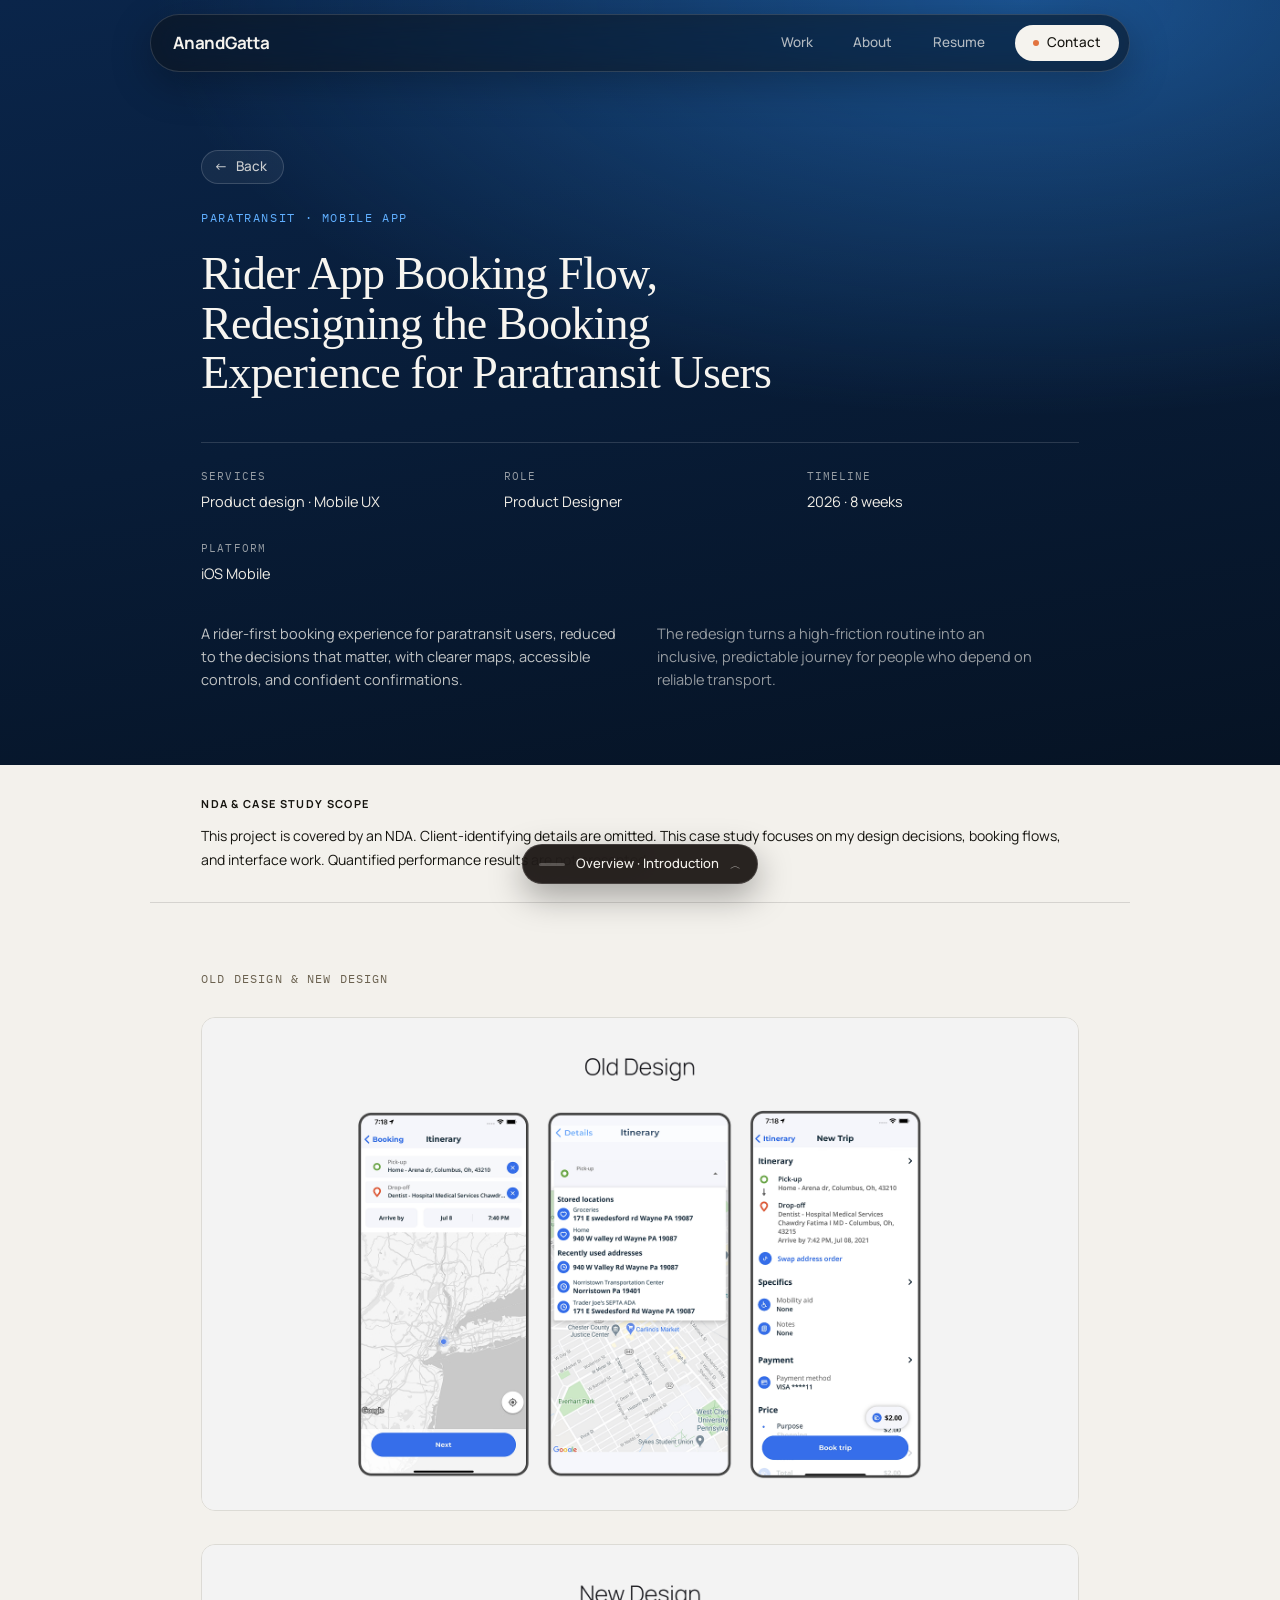
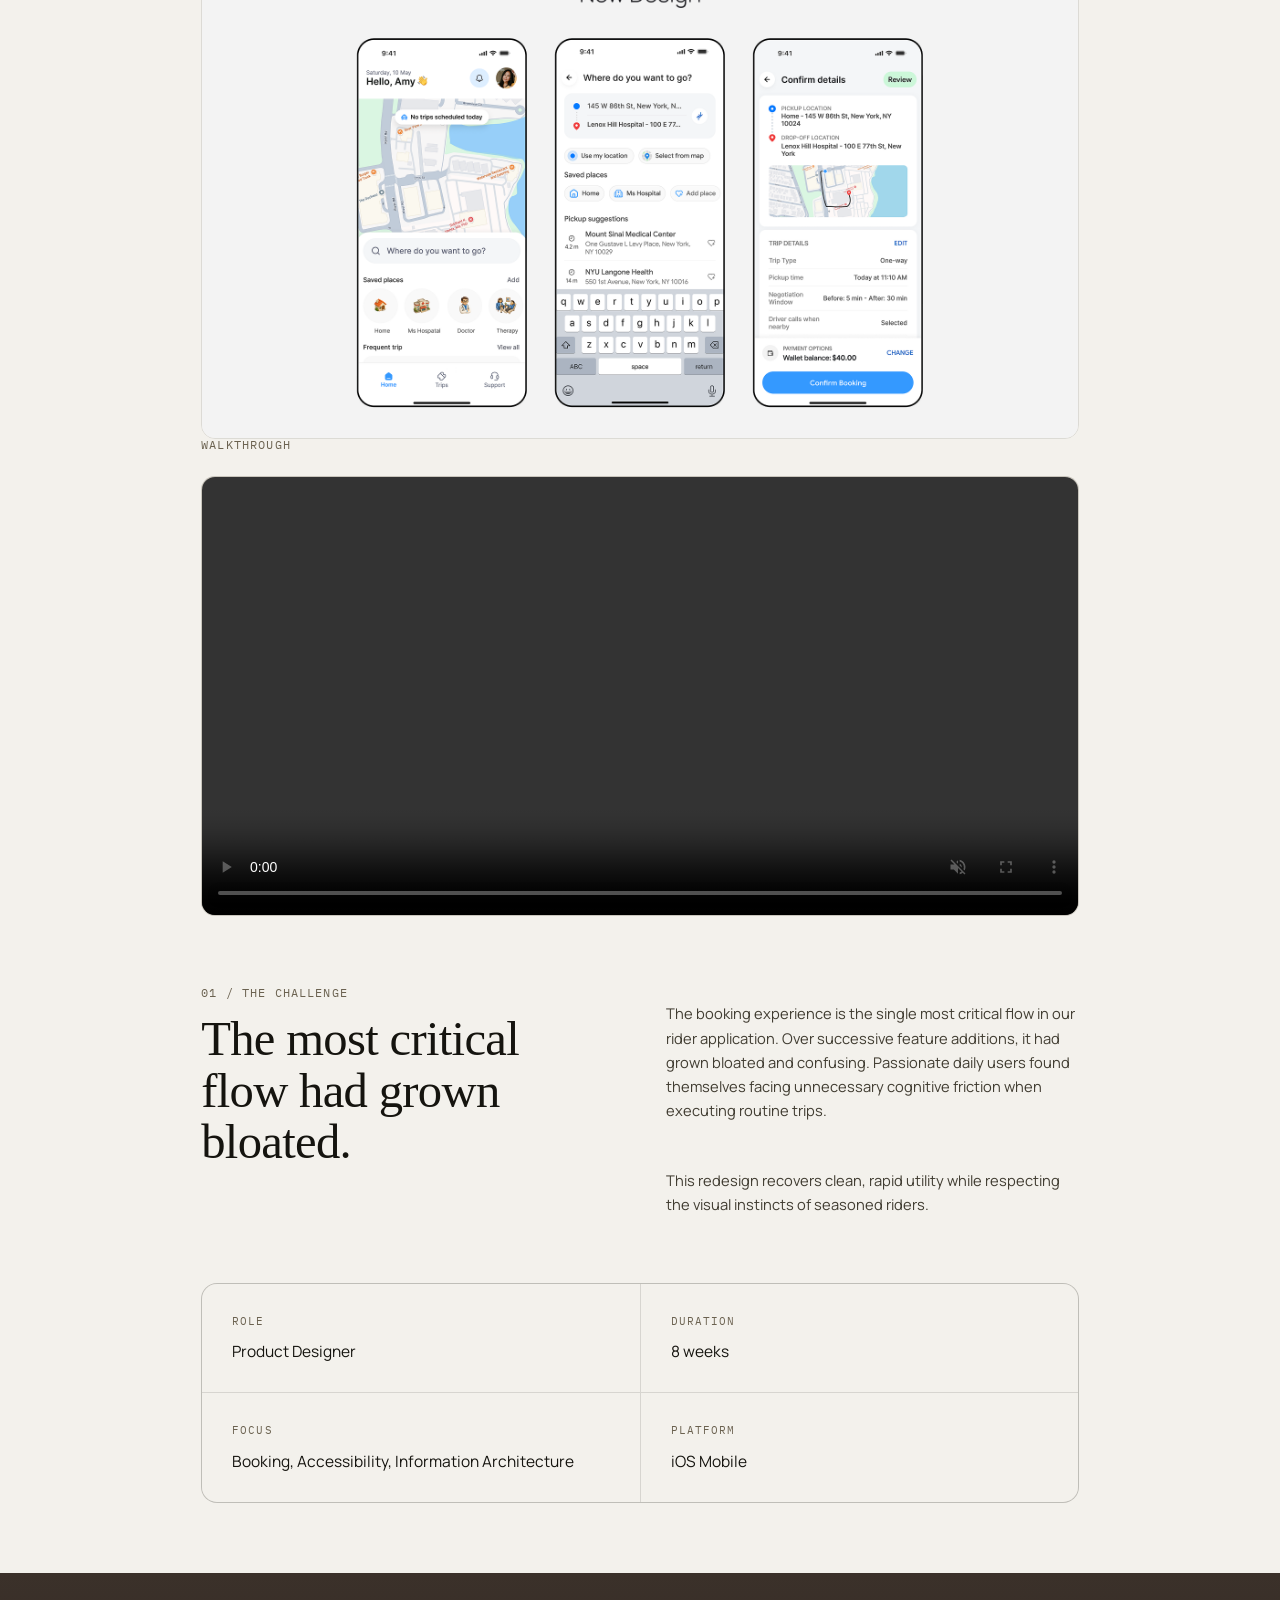
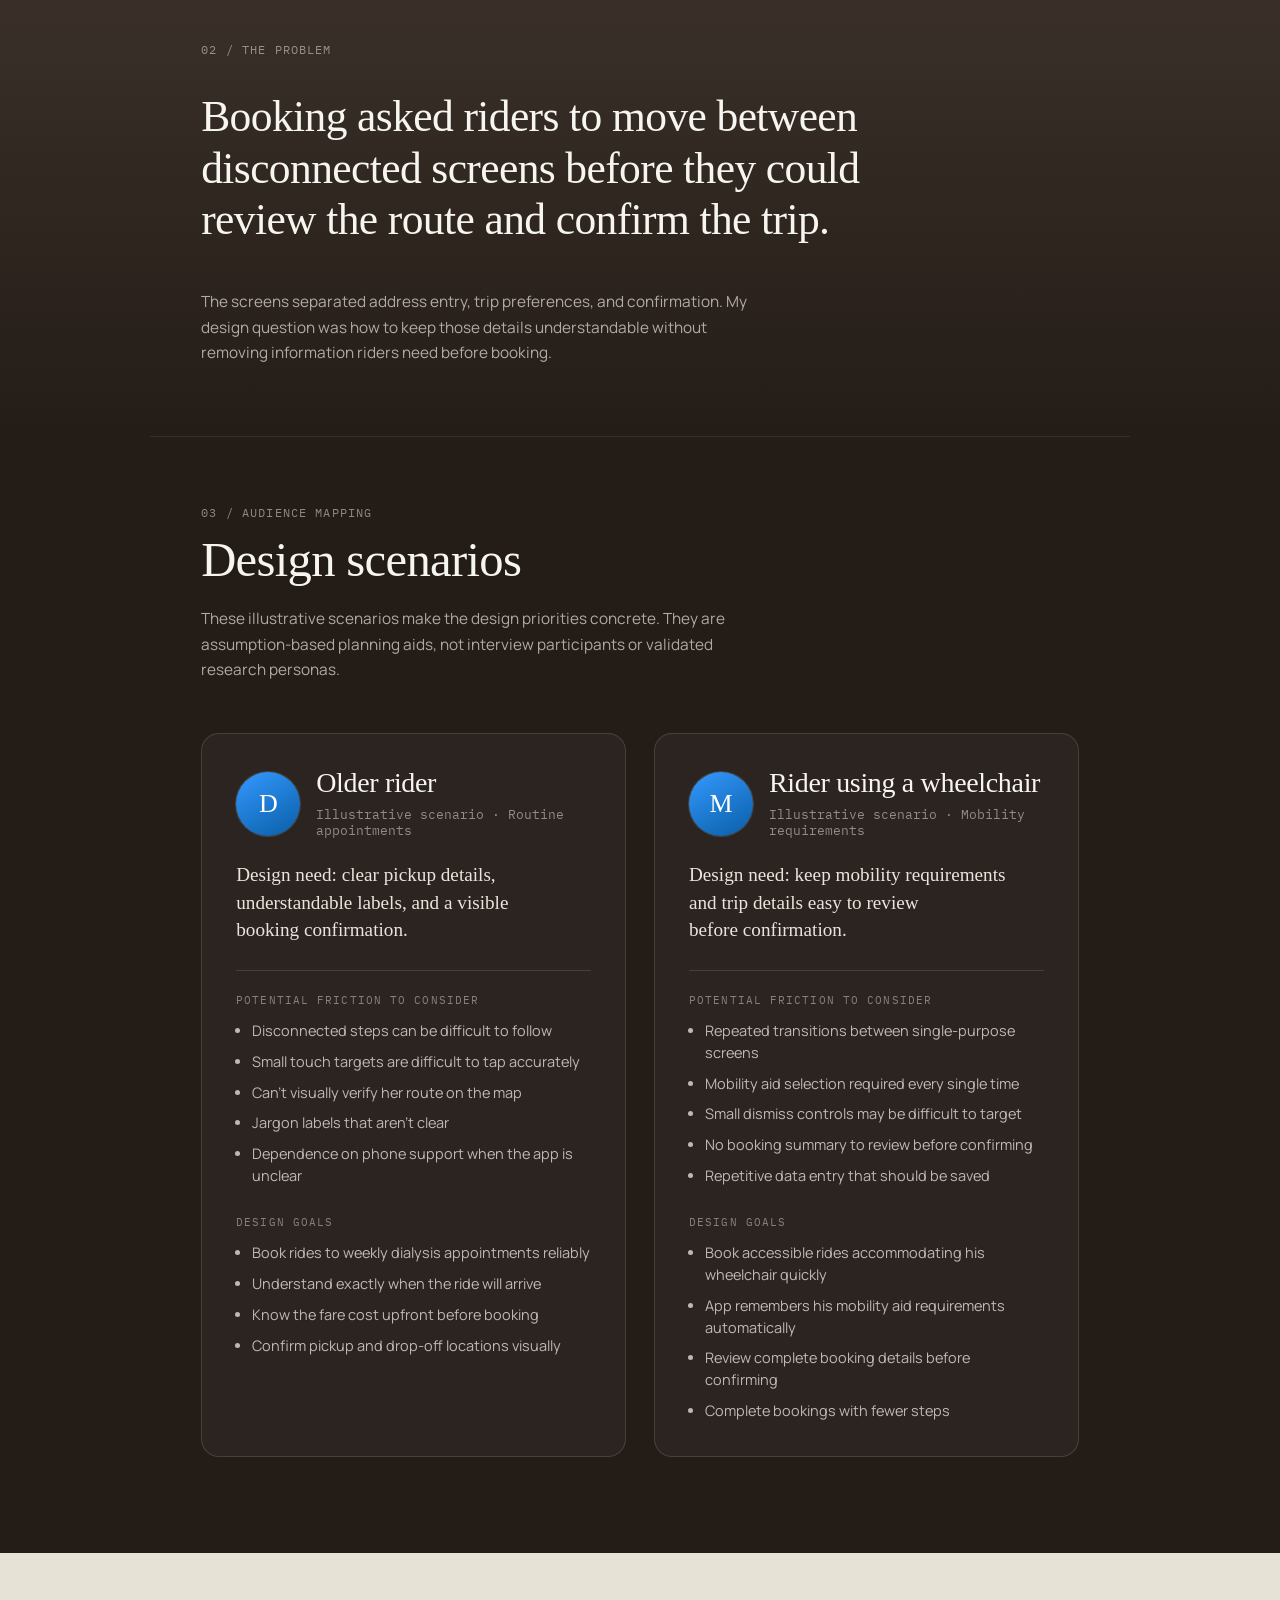
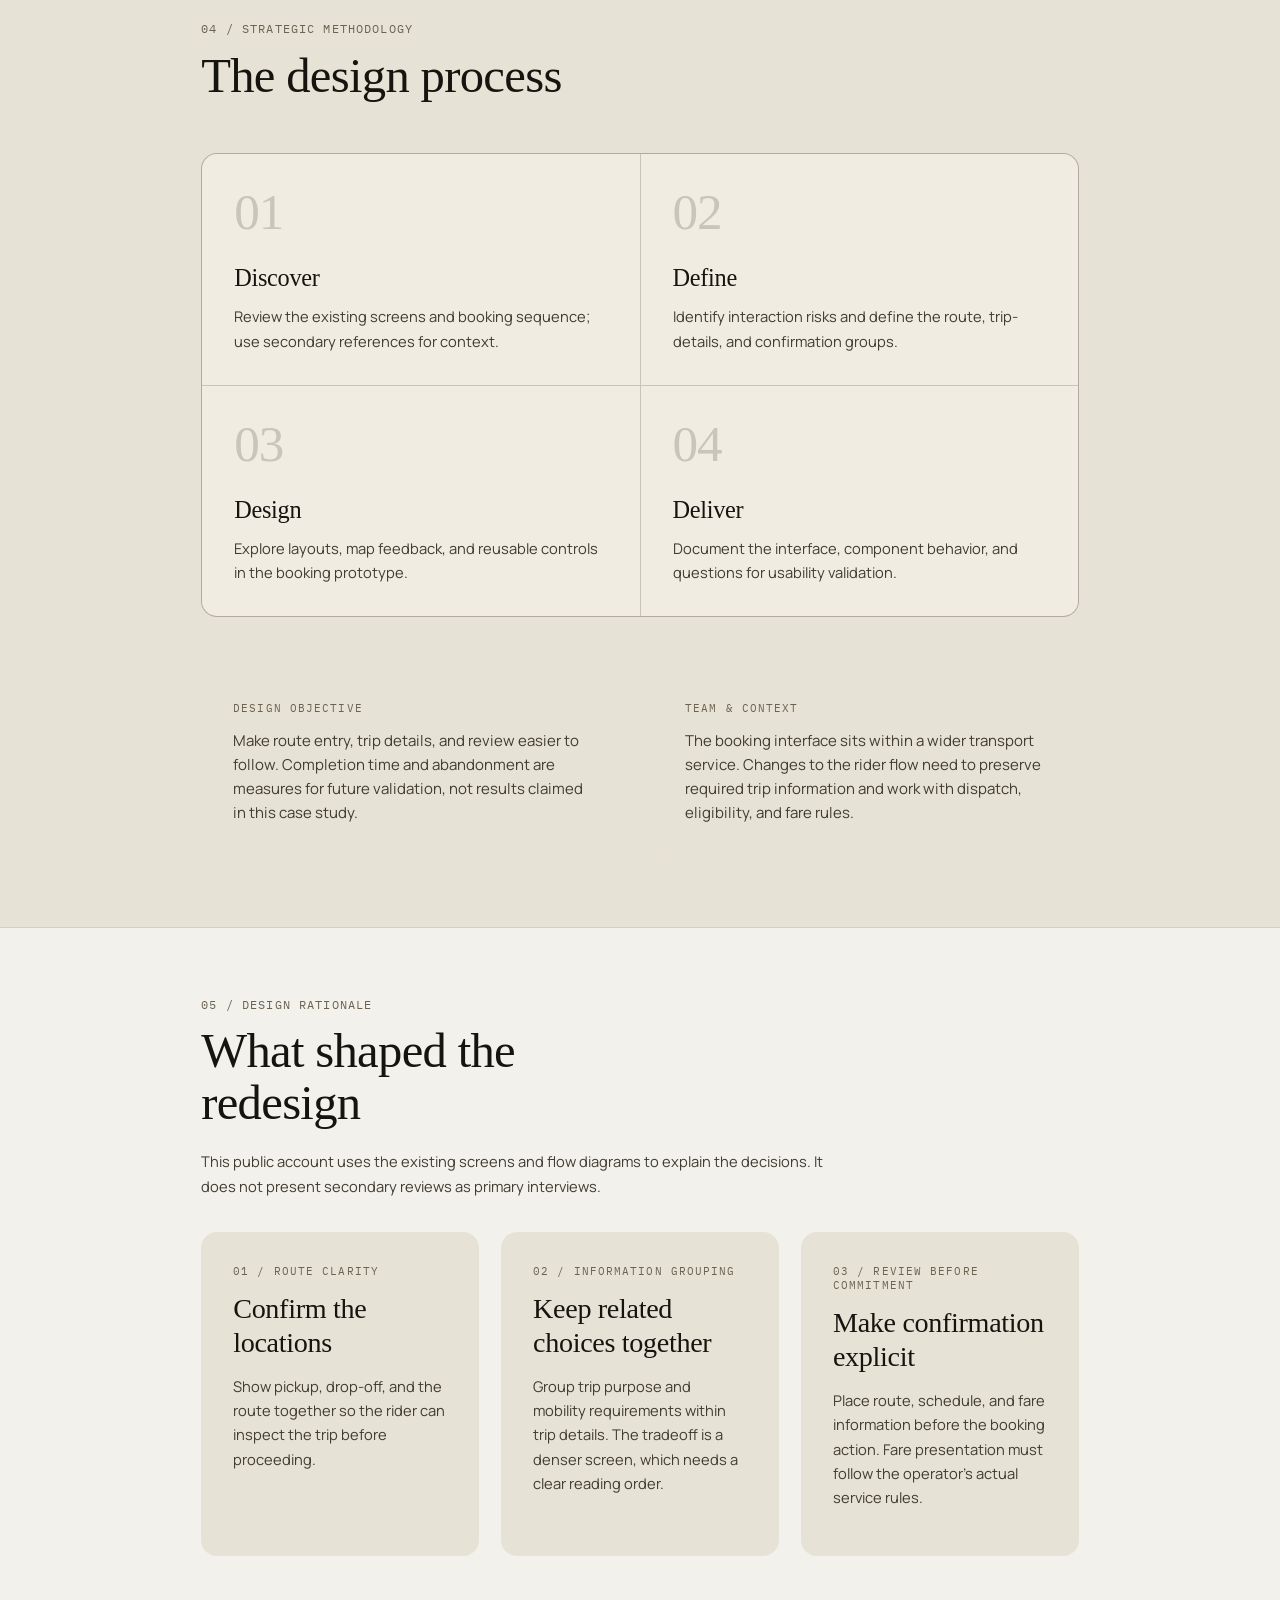
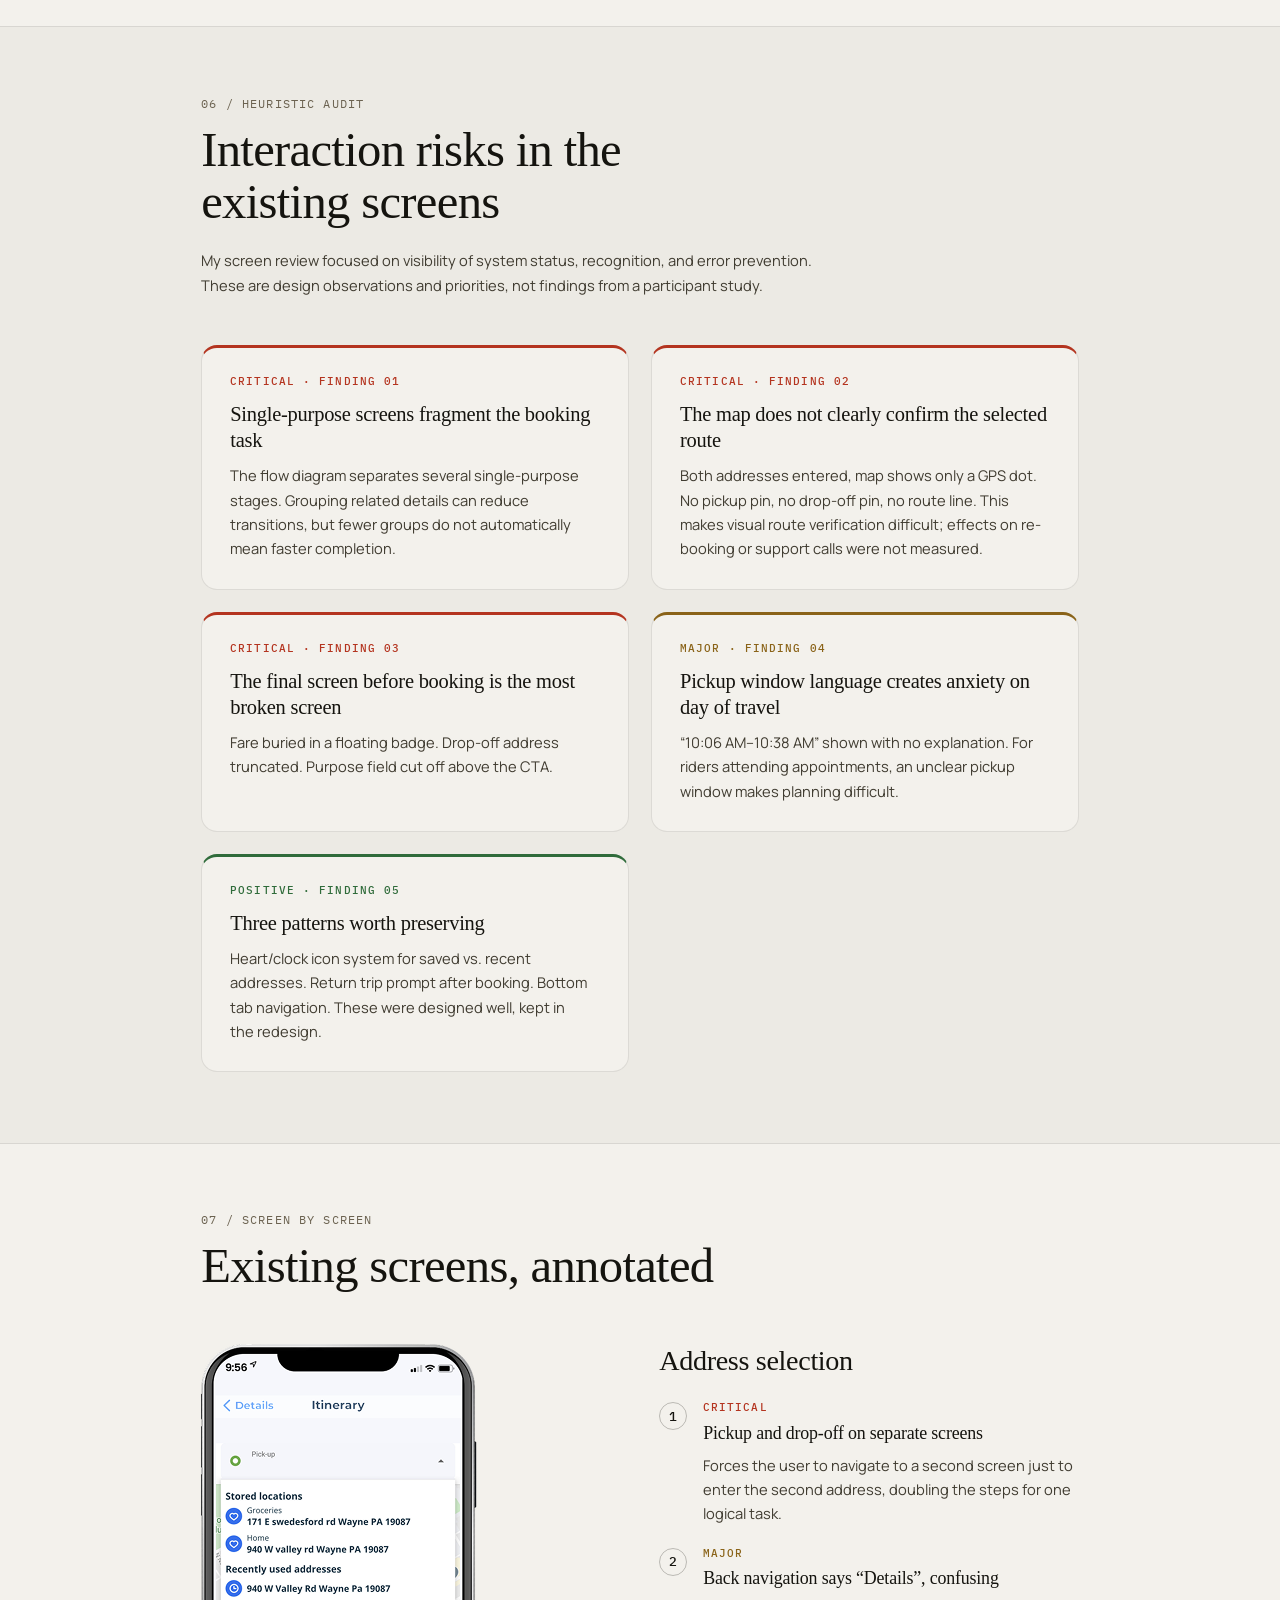
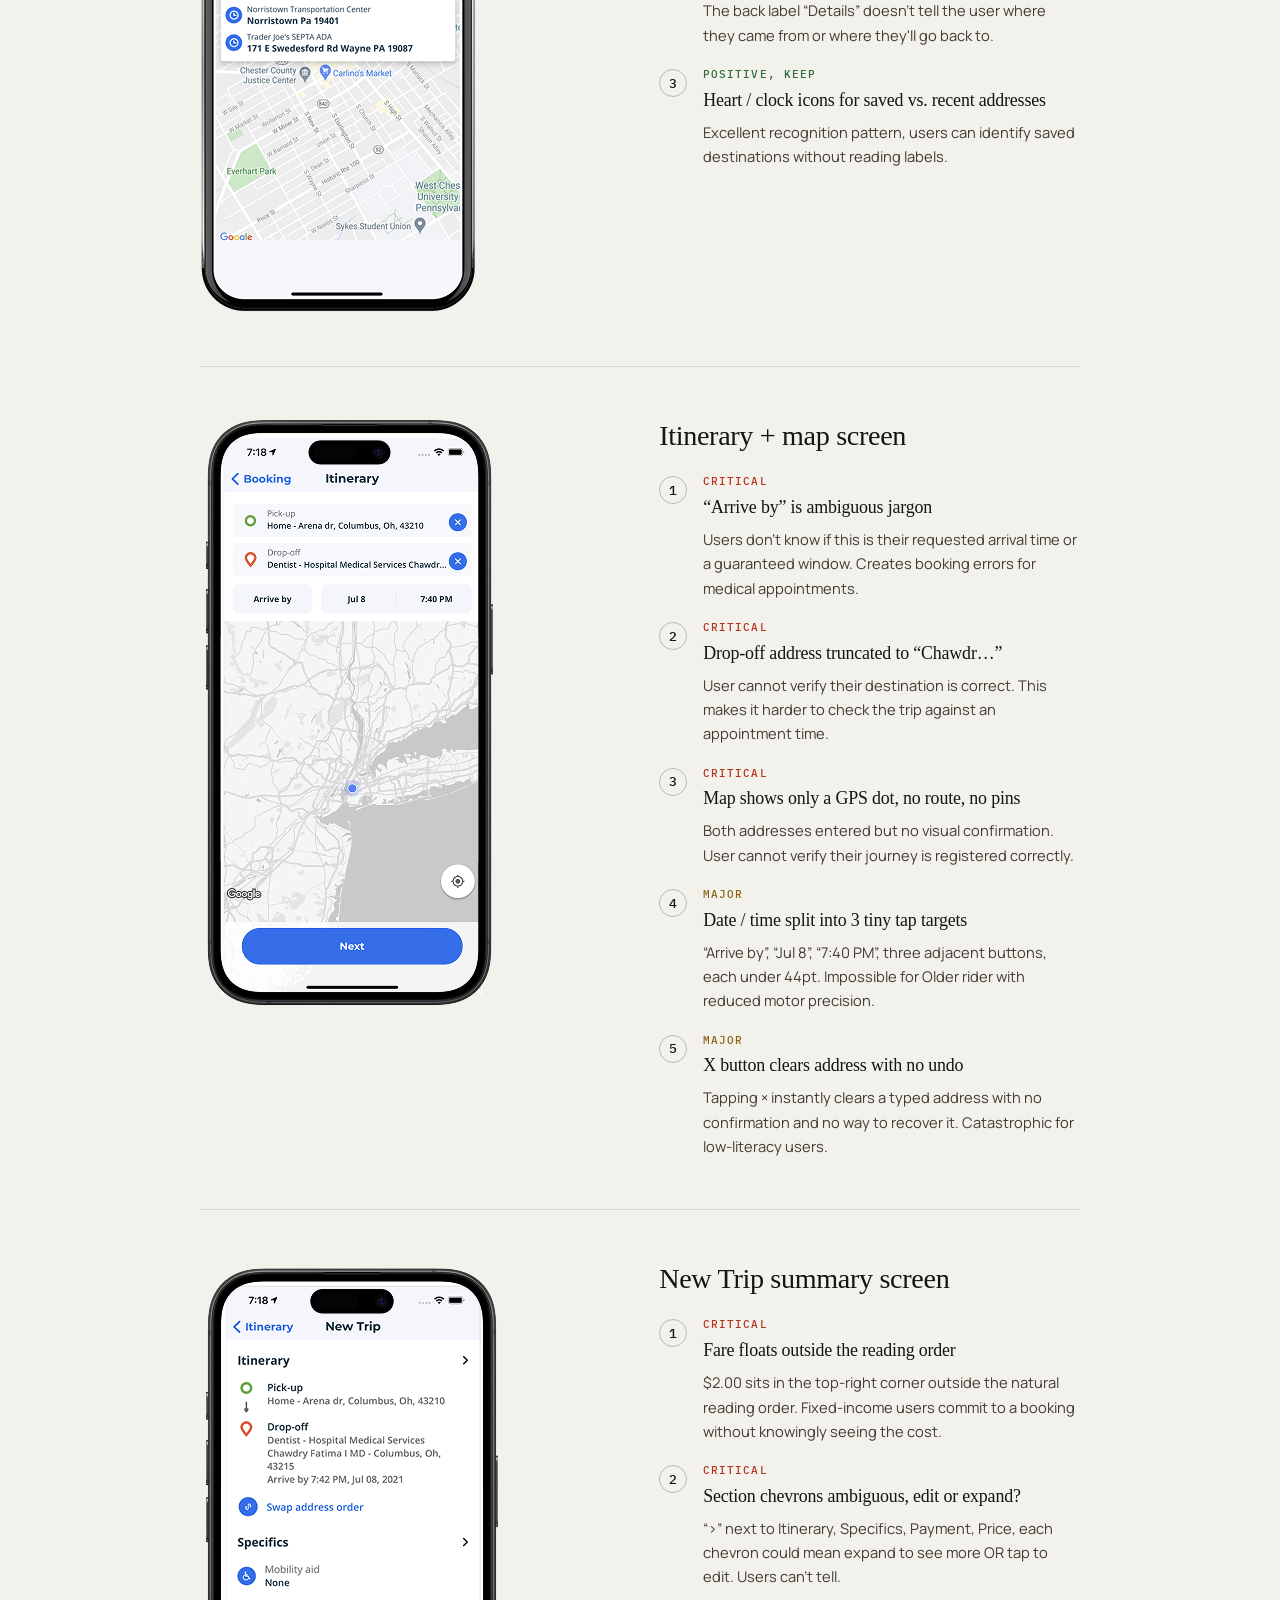
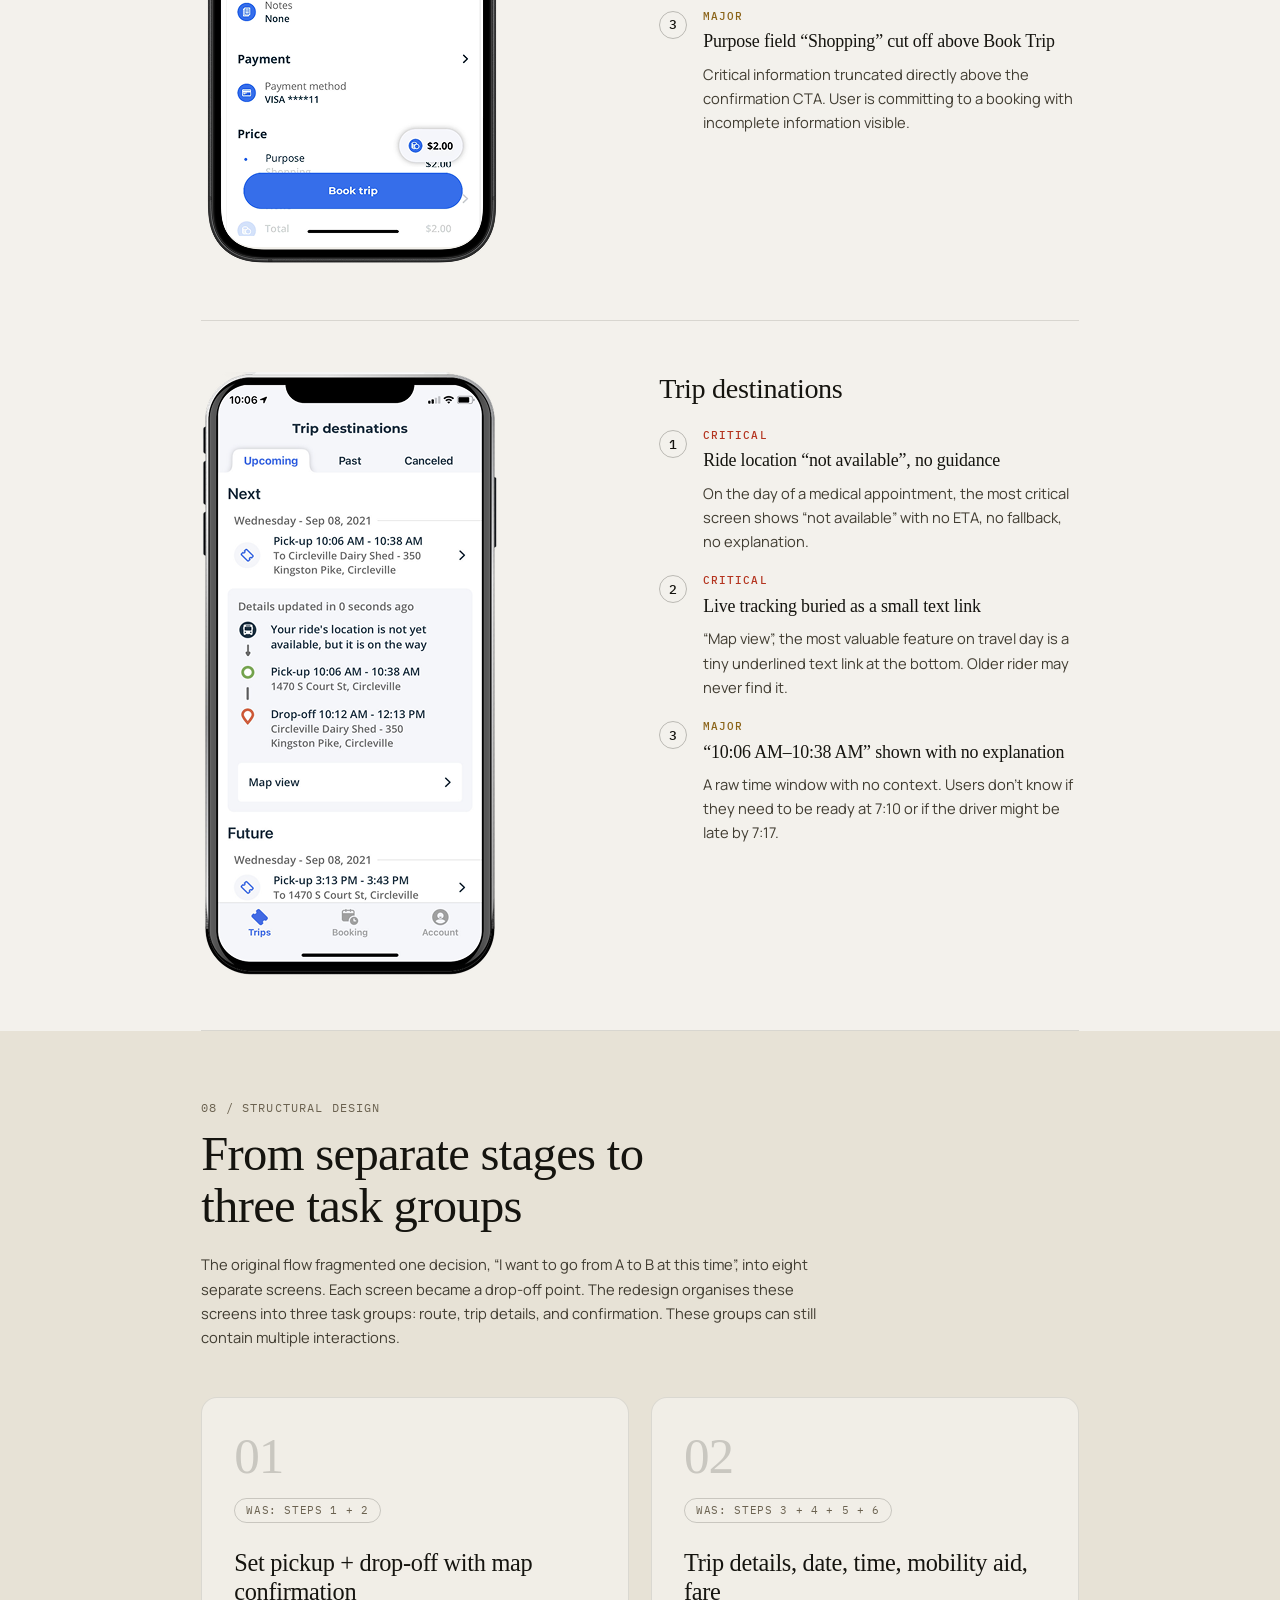
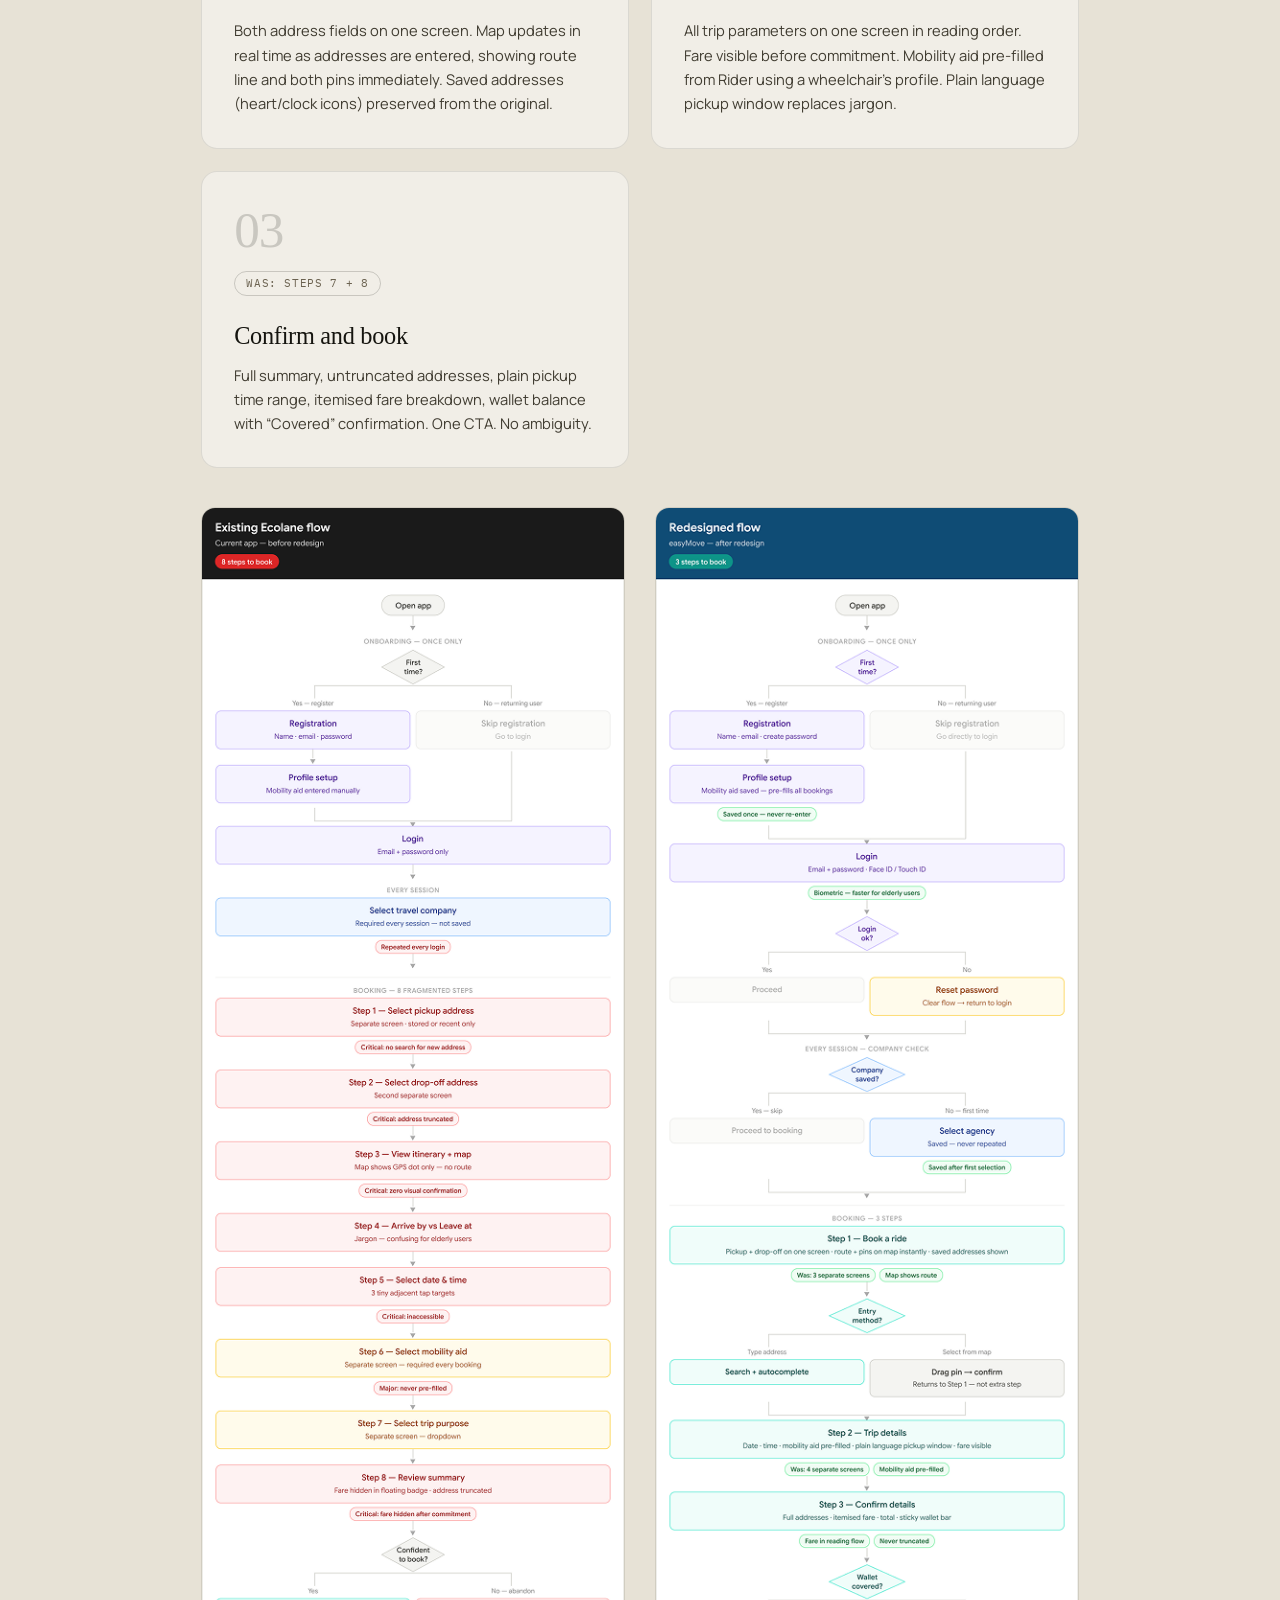
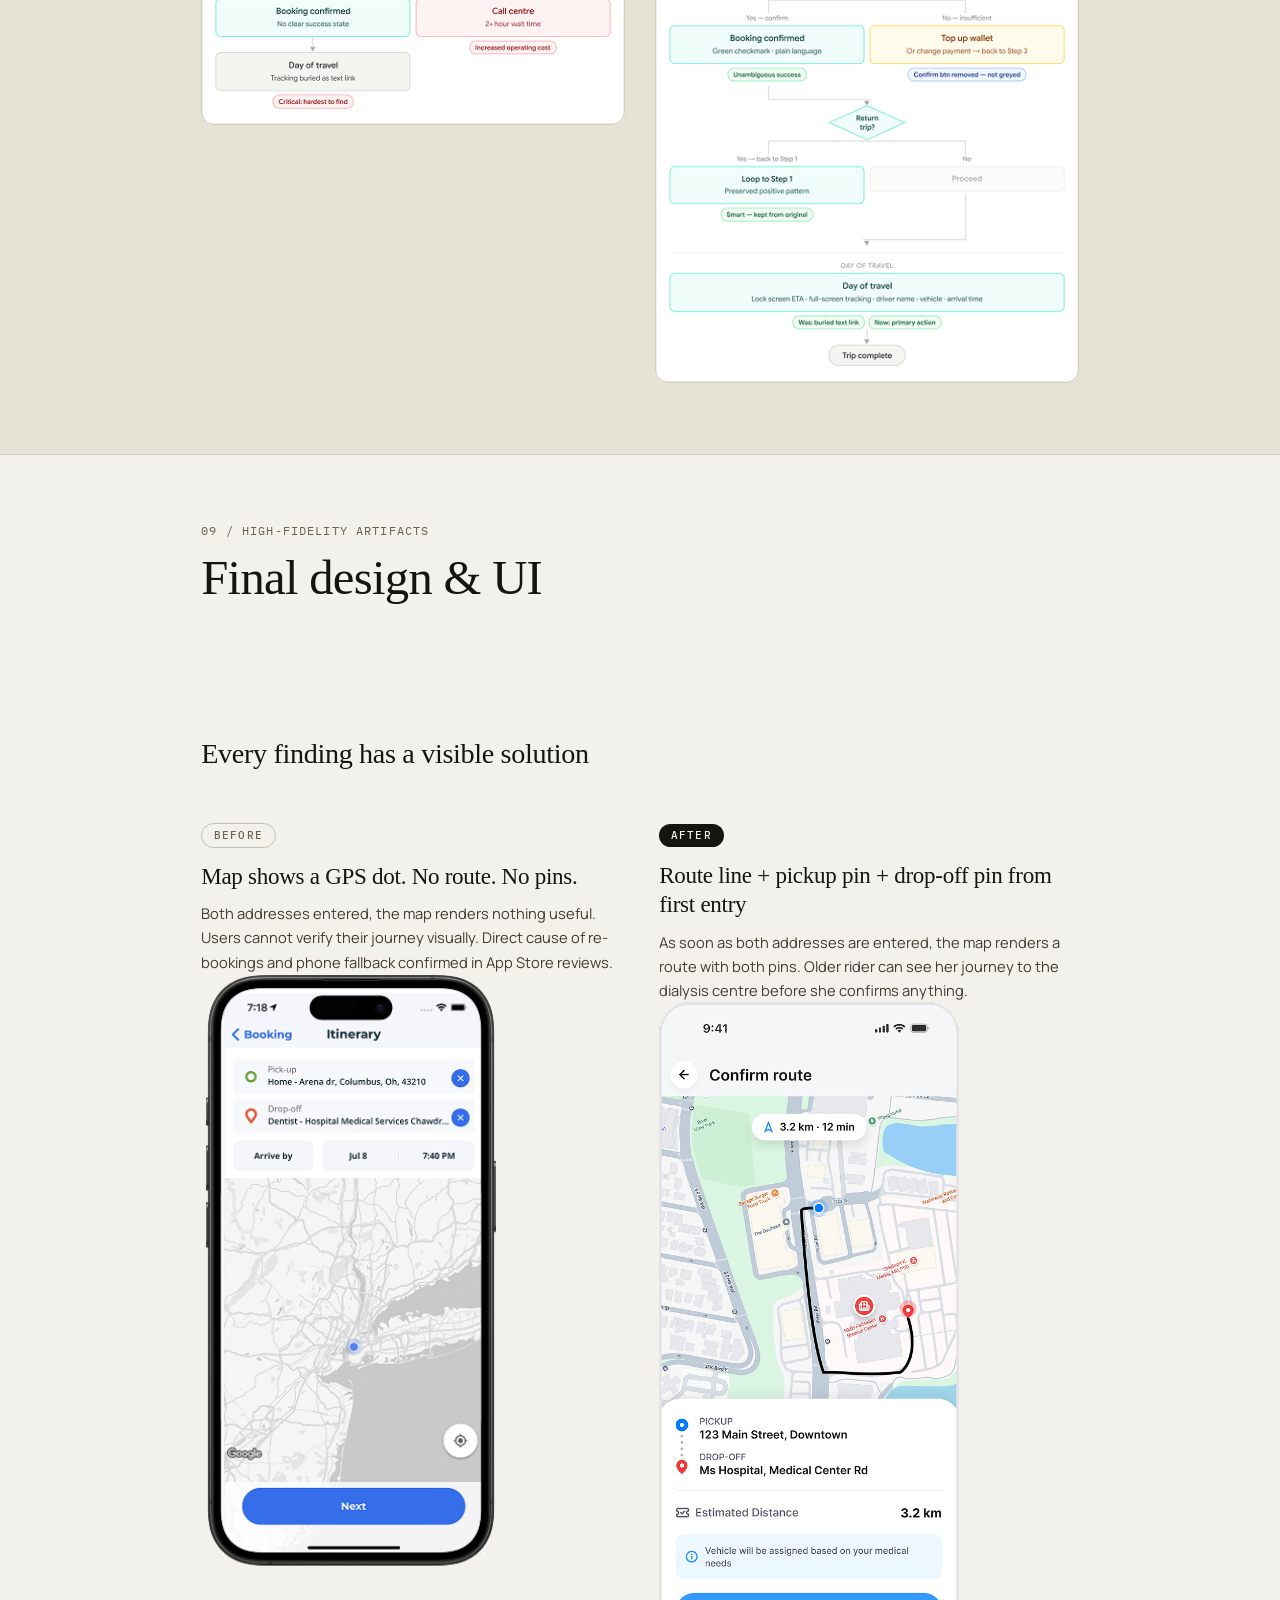
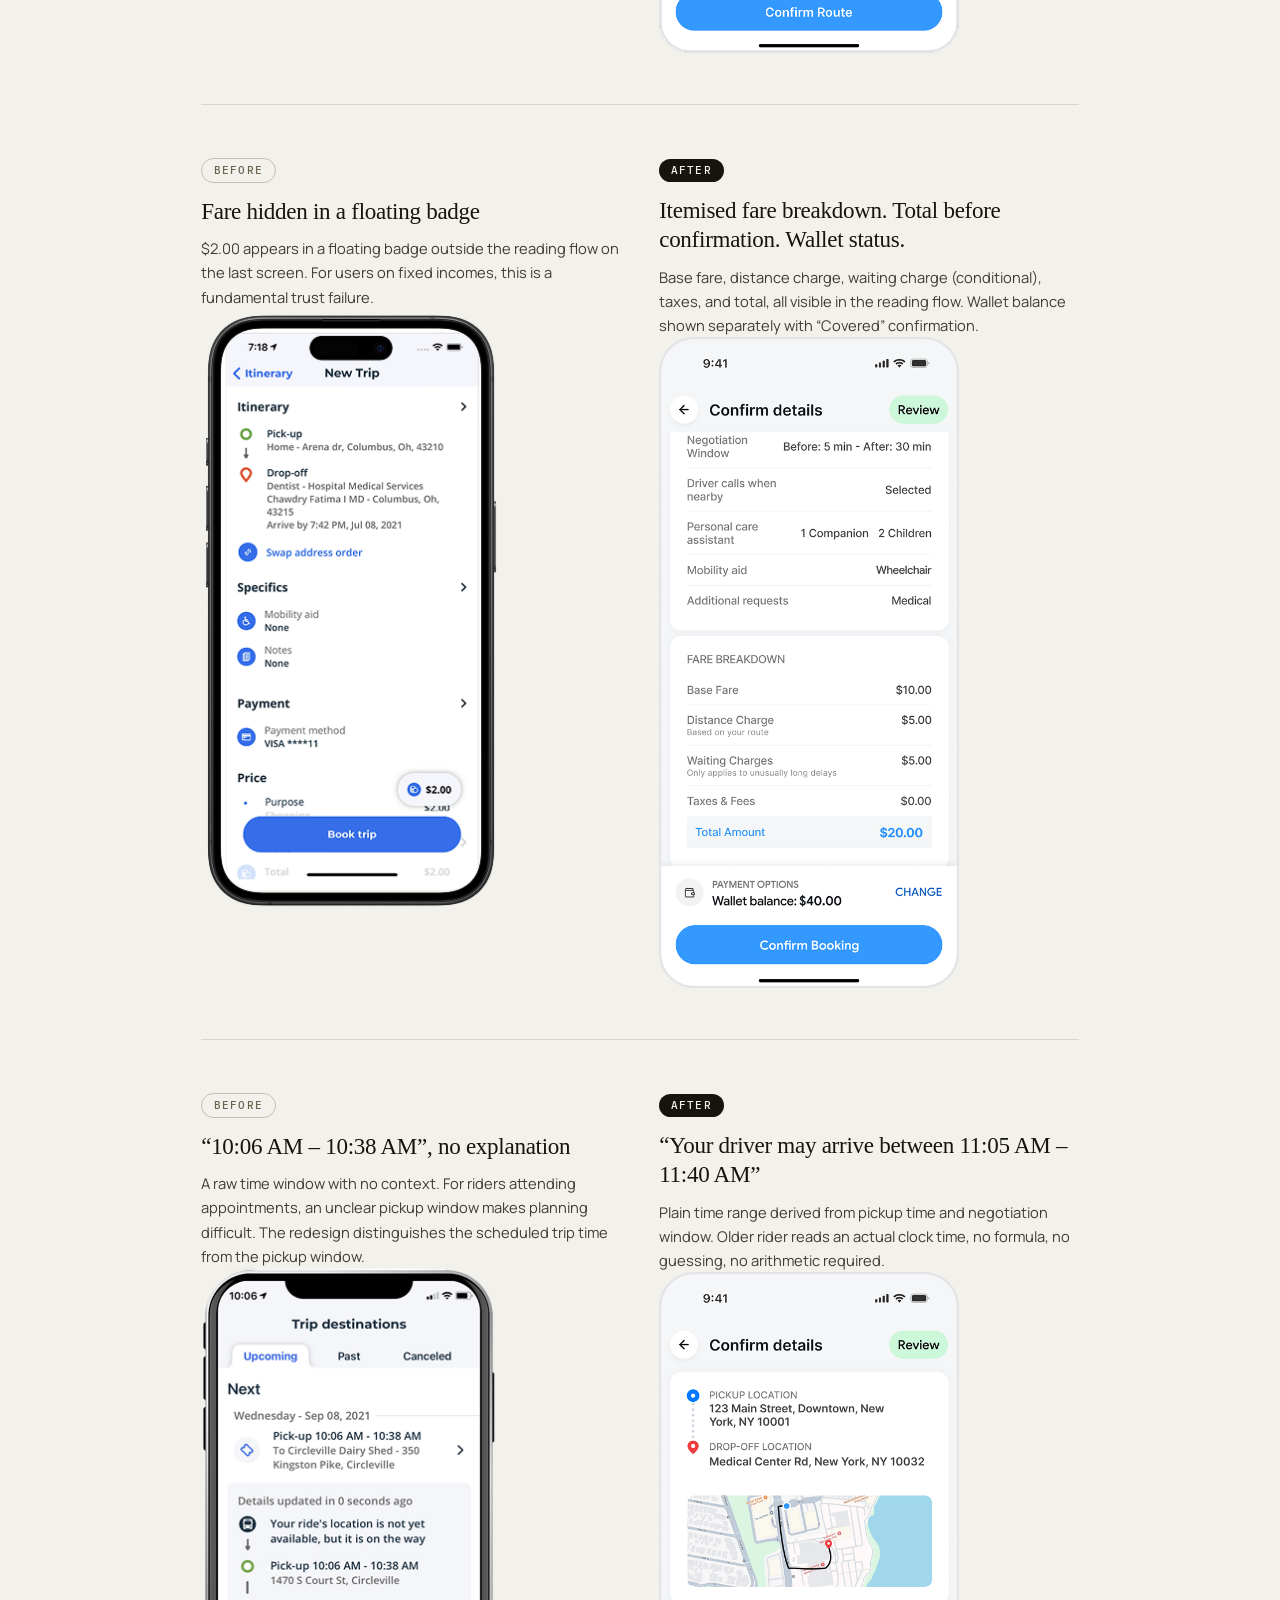
<file: paratransit-case-study.html>
<!DOCTYPE html>
<html lang="en">
<head>
<meta charset="utf-8">
<meta name="viewport" content="width=device-width, initial-scale=1">
<title>Paratransit Rider Booking App UX Case Study · Anand Gatta</title>
<meta name="description" content="An NDA-covered paratransit booking redesign: design rationale, route confirmation, trip details, and interface work by Anand Gatta.">
<meta property="og:type" content="article">
<meta property="og:url" content="https://anandgatta.com/paratransit-case-study.html">
<meta property="og:title" content="Paratransit Rider Booking App UX Case Study · Anand Gatta">
<meta property="og:description" content="An NDA-covered paratransit booking redesign: design rationale, route confirmation, trip details, and interface work by Anand Gatta.">
<meta property="og:image" content="https://anandgatta.com/uploads/case-study-1.png">
<meta name="twitter:card" content="summary_large_image">
<meta name="twitter:title" content="Paratransit Rider Booking App UX Case Study · Anand Gatta">
<meta name="twitter:description" content="An NDA-covered paratransit booking redesign: design rationale, route confirmation, trip details, and interface work by Anand Gatta.">
<meta name="twitter:image" content="https://anandgatta.com/uploads/case-study-1.png">
<link rel="stylesheet" href="fonts.css"><style>a:focus-visible,button:focus-visible,summary:focus-visible{outline:3px solid #3499ff;outline-offset:5px} @media(prefers-reduced-motion:reduce){html{scroll-behavior:auto!important}*,*::before,*::after{animation:none!important;transition:none!important}}</style>
<script async src="https://www.googletagmanager.com/gtag/js?id=G-6W1VD5LBDS"></script>
<script>
  window.dataLayer = window.dataLayer || [];
  function gtag(){dataLayer.push(arguments);}
  gtag('js', new Date());
  gtag('config', 'G-6W1VD5LBDS');
</script>
<script src="analytics.js" defer></script>
</head>
<body>


<style>
  html{overflow-x:clip}
  body{margin:0;overflow-x:clip;max-width:100%;background:#f3f1ec;color:#15140f;font-family:Manrope,Helvetica,Arial,sans-serif;-webkit-font-smoothing:antialiased}
  *{box-sizing:border-box}
  a{color:#15140f;text-decoration:none}
  a:hover{color:#6b6250}
  @keyframes blink{0%,100%{opacity:1}50%{opacity:.25}}
</style>
<link rel="icon" type="image/png" href="uploads/pasted-1788780134229-0.png">
<div data-nav="" style="position:fixed;top:14px;left:0;right:0;z-index:80;display:flex;justify-content:center;padding:0 clamp(12px,3vw,28px);pointer-events:none">
  <div style="pointer-events:auto;width:100%;max-width:980px;display:flex;align-items:center;justify-content:space-between;gap:16px;padding:10px 10px 10px 22px;border-radius:999px;border:1px solid rgba(255,255,255,.14);background:rgba(18,18,17,.55);backdrop-filter:blur(16px) saturate(140%);box-shadow:0 12px 40px rgba(0,0,0,.28)">
    <a href="https://anandgatta.com/index.html" style="font:700 17px/1 Manrope,sans-serif;letter-spacing:-.014em;color:#f5f3ee">AnandGatta</a>
    <nav data-navdesktop="" style="display:flex;align-items:center;gap:clamp(10px,1.6vw,24px);font:500 13.5px/1 Manrope,sans-serif">
      <a href="https://anandgatta.com/Works.dc.html" data-navlink="">Work</a>
      <a href="https://anandgatta.com/About.dc.html" data-navlink="">About</a>
      <a href="https://anandgatta.com/resume.html" data-navlink="">Resume</a>
      <a href="https://anandgatta.com/About.dc.html#contact" style="display:inline-flex;align-items:center;gap:8px;padding:11px 18px;border-radius:999px;background:#f5f3ee;color:#15140f;font:500 13.5px/1 Manrope,sans-serif" style-hover="background:#ffffff">
        <span style="width:6px;height:6px;border-radius:50%;background:#e2733f;animation:blink 2.4s ease-in-out infinite"></span>Contact
      </a>
    </nav>
    <button type="button" data-navtoggle="" aria-label="Open menu" aria-expanded="false">
      <span data-bar=""></span>
      <span data-bar=""></span>
    </button>
  </div>

  <div data-navsheet="">
    <a href="https://anandgatta.com/Works.dc.html" data-sheetlink="">Work</a>
    <a href="https://anandgatta.com/About.dc.html" data-sheetlink="">About</a>
    <a href="https://anandgatta.com/resume.html" data-sheetlink="">Resume</a>
    <a href="https://anandgatta.com/index.html#experience" data-sheetlink="">Experience</a>
    <a href="https://anandgatta.com/About.dc.html#contact" data-sheetcta="">Contact</a>
  </div>
</div>

<button type="button" data-tocpill="" aria-label="Jump to section" aria-expanded="false">
  <span data-pillbar=""><span data-pillfill=""></span></span>
  <span data-pilltext="">Contents</span>
  <span data-pillcaret="">︿</span>
</button>

<aside data-toc="" aria-label="Case study sections">
  <div data-tocinner="">
    <div data-tocgroup="">
      <div data-tocheading="">Overview</div>
      <a href="#top" data-tocitem="" data-target="top"><span data-tocdash=""></span><span data-toctext="">Introduction</span></a>
      <a href="#sec-designs" data-tocitem="" data-target="sec-designs"><span data-tocdash=""></span><span data-toctext="">Old &amp; new design</span></a>
      <a href="#sec-challenge" data-tocitem="" data-target="sec-challenge"><span data-tocdash=""></span><span data-toctext="">The challenge</span></a>
      <a href="#sec-problem" data-tocitem="" data-target="sec-problem"><span data-tocdash=""></span><span data-toctext="">The problem</span></a>
      <a href="#sec-personas" data-tocitem="" data-target="sec-personas"><span data-tocdash=""></span><span data-toctext="">Scenarios</span></a>
    </div>
    <div data-tocgroup="">
      <div data-tocheading="">Design reasoning</div>
      <a href="#sec-process" data-tocitem="" data-target="sec-process"><span data-tocdash=""></span><span data-toctext="">Methodology</span></a>
      <a href="#sec-research" data-tocitem="" data-target="sec-research"><span data-tocdash=""></span><span data-toctext="">Design rationale</span></a>
      <a href="#sec-audit" data-tocitem="" data-target="sec-audit"><span data-tocdash=""></span><span data-toctext="">Heuristic audit</span></a>
      <a href="#sec-screens" data-tocitem="" data-target="sec-screens"><span data-tocdash=""></span><span data-toctext="">Screen by screen</span></a>
    </div>
    <div data-tocgroup="">
      <div data-tocheading="">Design</div>
      <a href="#sec-ia" data-tocitem="" data-target="sec-ia"><span data-tocdash=""></span><span data-toctext="">Task grouping</span></a>
      <a href="#sec-final" data-tocitem="" data-target="sec-final"><span data-tocdash=""></span><span data-toctext="">Final design &amp; UI</span></a>
    </div>
    <div data-tocgroup="">
      <div data-tocheading="">Outcome</div>
      <a href="#sec-impact" data-tocitem="" data-target="sec-impact"><span data-tocdash=""></span><span data-toctext="">Design changes and intended benefits</span></a>
      <a href="#sec-learnings" data-tocitem="" data-target="sec-learnings"><span data-tocdash=""></span><span data-toctext="">Key learnings</span></a>
      <a href="https://anandgatta.com/About.dc.html#contact" data-tocitem="" data-target="contact"><span data-tocdash=""></span><span data-toctext="">Contact</span></a>
    </div>
  </div>
</aside>

<section id="top" style="position:relative;background:#071526;overflow:hidden">
  <div style="position:absolute;inset:0;background:radial-gradient(100% 80% at 80% 0%,rgba(52,153,255,.42) 0%,rgba(255,255,255,0) 68%),linear-gradient(170deg,#0a254a 0%,#061324 100%)"></div>
  <div style="position:relative;max-width:980px;margin:0 auto;padding:clamp(104px,12vw,150px) clamp(20px,4vw,56px) clamp(44px,6vw,74px)">
    <a href="javascript:void(0)" data-backbtn="" aria-label="Back">
      <span aria-hidden="true">←</span> Back
    </a>
    <div data-hero-el="" style="font:400 11.5px/1 'IBM Plex Mono',monospace;letter-spacing:.14em;text-transform:uppercase;color:#60afff">Paratransit · Mobile app</div>
    <h1 data-hero-el="" style="margin:clamp(18px,2.2vw,26px) 0 0;max-width:26ch;font:500 clamp(27px,3.6vw,46px)/1.08 'Flecha',Georgia,serif;letter-spacing:-.018em;color:#f7f5f0;text-wrap:balance">Rider App Booking Flow, Redesigning the Booking Experience for Paratransit Users</h1>

    <div data-hero-el="" style="display:grid;grid-template-columns:repeat(auto-fit,minmax(min(100%,200px),1fr));gap:clamp(16px,2.4vw,32px);margin-top:clamp(26px,3.6vw,44px);padding-top:clamp(20px,2.4vw,28px);border-top:1px solid rgba(255,255,255,.14)">
      <div>
        <div style="font:400 11px/1 'IBM Plex Mono',monospace;letter-spacing:.1em;text-transform:uppercase;color:rgba(245,243,238,.6)">Services</div>
        <div style="margin-top:9px;font:400 14.5px/1.45 Manrope,sans-serif;color:#f0ede6">Product design · Mobile UX</div>
      </div>
      <div>
        <div style="font:400 11px/1 'IBM Plex Mono',monospace;letter-spacing:.1em;text-transform:uppercase;color:rgba(245,243,238,.6)">Role</div>
        <div style="margin-top:9px;font:400 14.5px/1.45 Manrope,sans-serif;color:#f0ede6">Product Designer</div>
      </div>
      <div>
        <div style="font:400 11px/1 'IBM Plex Mono',monospace;letter-spacing:.1em;text-transform:uppercase;color:rgba(245,243,238,.6)">Timeline</div>
        <div style="margin-top:9px;font:400 14.5px/1.45 Manrope,sans-serif;color:#f0ede6">2026 · 8 weeks</div>
      </div>
      <div>
        <div style="font:400 11px/1 'IBM Plex Mono',monospace;letter-spacing:.1em;text-transform:uppercase;color:rgba(245,243,238,.6)">Platform</div>
        <div style="margin-top:9px;font:400 14.5px/1.45 Manrope,sans-serif;color:#f0ede6">iOS Mobile</div>
      </div>
    </div>

    <div data-hero-el="" style="display:grid;grid-template-columns:repeat(auto-fit,minmax(min(100%,320px),1fr));gap:clamp(18px,2.6vw,40px);margin-top:clamp(24px,3vw,38px)">
      <p style="margin:0;font:400 clamp(14.5px,1.05vw,16.5px)/1.6 Manrope,sans-serif;color:rgba(245,243,238,.78);text-wrap:pretty">A rider-first booking experience for paratransit users, reduced to the decisions that matter, with clearer maps, accessible controls, and confident confirmations.</p>
      <p style="margin:0;font:400 clamp(14.5px,1.05vw,16.5px)/1.6 Manrope,sans-serif;color:rgba(245,243,238,.6);text-wrap:pretty">The redesign turns a high-friction routine into an inclusive, predictable journey for people who depend on reliable transport.</p>
    </div>
  </div>
</section>

<aside style="max-width:980px;margin:0 auto;padding:30px clamp(20px,4vw,56px);font:400 14px/1.7 Manrope,sans-serif;border-bottom:1px solid #15140f22"><strong style="display:block;font-size:11px;letter-spacing:.12em;margin-bottom:10px">NDA &amp; CASE STUDY SCOPE</strong>This project is covered by an NDA. Client-identifying details are omitted. This case study focuses on my design decisions, booking flows, and interface work. Quantified performance results are not presented.</aside><div style="max-width:980px;margin:0 auto;padding:0 clamp(16px,4vw,56px)">

  <section id="sec-designs" style="padding:clamp(40px,5.5vw,76px) 0 0">
    <div data-label="" data-reveal="">Old design &amp; new design</div>
    <div style="display:grid;grid-template-columns:minmax(0,1fr);gap:clamp(18px,2.6vw,34px);margin-top:clamp(20px,3vw,32px)">
      <figure data-reveal="" style="margin:0">
        <img src="uploads/pic-one.png" alt="Old design, legacy paratransit booking screens" style="display:block;width:100%;height:auto;border-radius:14px;border:1px solid rgba(21,20,15,.1)">
      </figure>
      <figure data-reveal="" style="margin:0">
        <img src="uploads/pic-2.png" alt="New design, redesigned booking flow" style="display:block;width:100%;height:auto;border-radius:14px;border:1px solid rgba(21,20,15,.1)">
      </figure>
    </div>

    <div data-label="" data-reveal="" style="margin-top:clamp(30px,4vw,52px)">Walkthrough</div>
    <video data-casevideo="" data-reveal="" src="uploads/Casestudy.mp4" muted="" loop="" playsinline="" preload="metadata" controls="" style="display:block;width:100%;height:auto;margin-top:clamp(16px,2.4vw,26px);border-radius:14px;border:1px solid rgba(21,20,15,.1);background:#ddd9d0"></video>
  </section>

  <section id="sec-challenge" style="padding:clamp(40px,5.5vw,76px) 0 0">
    <div style="display:grid;grid-template-columns:repeat(auto-fit,minmax(min(100%,320px),1fr));gap:clamp(24px,4vw,64px)">
      <div data-reveal="">
        <div data-label="">01 / The challenge</div>
        <h2 data-h2="" style="max-width:20ch">The most critical flow had grown bloated.</h2>
      </div>
      <div data-reveal="" style="display:flex;flex-direction:column;gap:16px;align-self:end">
        <p data-body="">The booking experience is the single most critical flow in our rider application. Over successive feature additions, it had grown bloated and confusing. Passionate daily users found themselves facing unnecessary cognitive friction when executing routine trips.</p>
        <p data-body="">This redesign recovers clean, rapid utility while respecting the visual instincts of seasoned riders.</p>
      </div>
    </div>

    <div style="display:grid;grid-template-columns:repeat(auto-fit,minmax(min(100%,330px),1fr));gap:1px;background:rgba(21,20,15,.12);border:1px solid rgba(21,20,15,.12);border-radius:16px;overflow:hidden;margin-top:clamp(30px,4vw,56px)" data-reveal="">
      <div data-cell="">
        <div data-mini="">Role</div>
        <div data-cellval="">Product Designer</div>
      </div>
      <div data-cell="">
        <div data-mini="">Duration</div>
        <div data-cellval="">8 weeks</div>
      </div>
      <div data-cell="">
        <div data-mini="">Focus</div>
        <div data-cellval="">Booking, Accessibility, Information Architecture</div>
      </div>
      <div data-cell="">
        <div data-mini="">Platform</div>
        <div data-cellval="">iOS Mobile</div>
      </div>
    </div>
  </section>
</div>

<section id="sec-problem" style="position:relative;width:100vw;margin-inline:calc(50% - 50vw);background:linear-gradient(180deg,#3b312a 0%,#241c17 100%);margin-top:clamp(40px,5.5vw,76px)">
  <div style="max-width:980px;margin:0 auto;padding:clamp(40px,5.5vw,76px) clamp(20px,4vw,56px)">
    <div data-reveal="" style="font:400 11.5px/1 'IBM Plex Mono',monospace;letter-spacing:.1em;text-transform:uppercase;color:rgba(245,243,238,.5)">02 / The problem</div>
    <p data-reveal="" style="margin:clamp(22px,3vw,36px) 0 0;max-width:34ch;font:500 clamp(24px,3.4vw,46px)/1.18 'Flecha',Georgia,serif;letter-spacing:-.014em;color:#f7f5f0;text-wrap:pretty">Booking asked riders to move between disconnected screens before they could review the route and confirm the trip.</p>
    <p data-reveal="" style="margin:clamp(26px,4vw,44px) 0 0;max-width:62ch;font:400 clamp(15px,1.2vw,17.5px)/1.65 Manrope,sans-serif;color:rgba(245,243,238,.66);text-wrap:pretty">The screens separated address entry, trip preferences, and confirmation. My design question was how to keep those details understandable without removing information riders need before booking.</p>
  </div>
</section>

<section id="sec-personas" style="position:relative;width:100vw;margin-inline:calc(50% - 50vw);background:#241c17">
  <div style="max-width:980px;margin:0 auto;padding:clamp(40px,5.5vw,76px) clamp(20px,4vw,56px) clamp(64px,8vw,96px);border-top:1px solid rgba(255,255,255,.08)">
    <div data-reveal="" style="font:400 11.5px/1 'IBM Plex Mono',monospace;letter-spacing:.1em;text-transform:uppercase;color:rgba(245,243,238,.5)">03 / Audience mapping</div>
    <h2 data-reveal="" style="margin:16px 0 0;max-width:16ch;font:500 clamp(26px,3.8vw,50px)/1.06 'Flecha',Georgia,serif;letter-spacing:-.014em;color:#f7f5f0">Design scenarios</h2>
    <p data-reveal="" style="margin:20px 0 0;max-width:66ch;font:400 clamp(15px,1.2vw,17.5px)/1.65 Manrope,sans-serif;color:rgba(245,243,238,.66);text-wrap:pretty">These illustrative scenarios make the design priorities concrete. They are assumption-based planning aids, not interview participants or validated research personas.</p>

    <div style="display:grid;grid-template-columns:repeat(auto-fit,minmax(min(100%,340px),1fr));gap:clamp(16px,2.4vw,28px);margin-top:clamp(30px,4vw,52px)">
      <div data-persona="" data-reveal="">
        <div style="display:flex;gap:16px;align-items:center">
          <div data-avatar=""><span data-initial="">D</span></div>
          <div>
            <div style="font:500 clamp(21px,2.2vw,28px)/1.1 'Flecha',Georgia,serif;color:#f7f5f0;letter-spacing:-.012em">Older rider</div>
            <div style="margin-top:7px;font:400 12.5px/1.3 'IBM Plex Mono',monospace;color:rgba(245,243,238,.5)">Illustrative scenario · Routine appointments</div>
          </div>
        </div>
        <p style="margin:22px 0 0;font:500 clamp(16px,1.5vw,20px)/1.45 'Flecha',Georgia,serif;color:#e9e5dc;text-wrap:pretty">Design need: clear pickup details, understandable labels, and a visible booking confirmation.</p>
        <div data-plists="">
          <div>
            <div data-pmini="">Potential friction to consider</div>
            <ul data-plist="">
              <li>Disconnected steps can be difficult to follow</li>
              <li>Small touch targets are difficult to tap accurately</li>
              <li>Can't visually verify her route on the map</li>
              <li>Jargon labels that aren't clear</li>
              <li>Dependence on phone support when the app is unclear</li>
            </ul>
          </div>
          <div>
            <div data-pmini="">Design goals</div>
            <ul data-plist="">
              <li>Book rides to weekly dialysis appointments reliably</li>
              <li>Understand exactly when the ride will arrive</li>
              <li>Know the fare cost upfront before booking</li>
              <li>Confirm pickup and drop-off locations visually</li>
            </ul>
          </div>
        </div>
      </div>

      <div data-persona="" data-reveal="">
        <div style="display:flex;gap:16px;align-items:center">
          <div data-avatar=""><span data-initial="">M</span></div>
          <div>
            <div style="font:500 clamp(21px,2.2vw,28px)/1.1 'Flecha',Georgia,serif;color:#f7f5f0;letter-spacing:-.012em">Rider using a wheelchair</div>
            <div style="margin-top:7px;font:400 12.5px/1.3 'IBM Plex Mono',monospace;color:rgba(245,243,238,.5)">Illustrative scenario · Mobility requirements</div>
          </div>
        </div>
        <p style="margin:22px 0 0;font:500 clamp(16px,1.5vw,20px)/1.45 'Flecha',Georgia,serif;color:#e9e5dc;text-wrap:pretty">Design need: keep mobility requirements and trip details easy to review before confirmation.</p>
        <div data-plists="">
          <div>
            <div data-pmini="">Potential friction to consider</div>
            <ul data-plist="">
              <li>Repeated transitions between single-purpose screens</li>
              <li>Mobility aid selection required every single time</li>
              <li>Small dismiss controls may be difficult to target</li>
              <li>No booking summary to review before confirming</li>
              <li>Repetitive data entry that should be saved</li>
            </ul>
          </div>
          <div>
            <div data-pmini="">Design goals</div>
            <ul data-plist="">
              <li>Book accessible rides accommodating his wheelchair quickly</li>
              <li>App remembers his mobility aid requirements automatically</li>
              <li>Review complete booking details before confirming</li>
              <li>Complete bookings with fewer steps</li>
            </ul>
          </div>
        </div>
      </div>
    </div>
  </div>
</section>

<section id="sec-process" style="position:relative;width:100vw;margin-inline:calc(50% - 50vw);background:#e7e2d6;border-bottom:1px solid rgba(21,20,15,.09)">
  <div style="max-width:980px;margin:0 auto;padding:clamp(40px,5.5vw,76px) clamp(20px,4vw,56px)">
    <div data-label="" data-reveal="">04 / Strategic methodology</div>
    <h2 data-h2="" data-reveal="" style="max-width:18ch">The design process</h2>
    <div style="display:grid;grid-template-columns:repeat(auto-fit,minmax(min(100%,330px),1fr));gap:1px;background:rgba(21,20,15,.14);border:1px solid rgba(21,20,15,.14);border-radius:16px;overflow:hidden;margin-top:clamp(28px,4vw,52px)">
      <div data-phase="" data-reveal="">
        <span data-num="">01</span>
        <div data-phasetitle="">Discover</div>
        <p data-body="" style="margin:12px 0 0">Review the existing screens and booking sequence; use secondary references for context.</p>
      </div>
      <div data-phase="" data-reveal="">
        <span data-num="">02</span>
        <div data-phasetitle="">Define</div>
        <p data-body="" style="margin:12px 0 0">Identify interaction risks and define the route, trip-details, and confirmation groups.</p>
      </div>
      <div data-phase="" data-reveal="">
        <span data-num="">03</span>
        <div data-phasetitle="">Design</div>
        <p data-body="" style="margin:12px 0 0">Explore layouts, map feedback, and reusable controls in the booking prototype.</p>
      </div>
      <div data-phase="" data-reveal="">
        <span data-num="">04</span>
        <div data-phasetitle="">Deliver</div>
        <p data-body="" style="margin:12px 0 0">Document the interface, component behavior, and questions for usability validation.</p>
      </div>
    </div>

    <div style="margin-top:clamp(30px,4vw,52px);display:grid;grid-template-columns:repeat(auto-fit,minmax(min(100%,320px),1fr));gap:clamp(16px,2.4vw,26px)">
      <div data-callout="" data-reveal="">
        <div data-mini="">Design objective</div>
        <p style="margin:14px 0 0;font:400 15px/1.6 Manrope,sans-serif;color:#403c31;text-wrap:pretty">Make route entry, trip details, and review easier to follow. Completion time and abandonment are measures for future validation, not results claimed in this case study.</p>
      </div>
      <div data-callout="" data-reveal="">
        <div data-mini="">Team &amp; context</div>
        <p style="margin:14px 0 0;font:400 15px/1.6 Manrope,sans-serif;color:#403c31;text-wrap:pretty">The booking interface sits within a wider transport service. Changes to the rider flow need to preserve required trip information and work with dispatch, eligibility, and fare rules.</p>
      </div>
    </div>
  </div>
</section>

<div style="max-width:980px;margin:0 auto;padding:0 clamp(16px,4vw,56px)">
  <section id="sec-research" style="padding:clamp(40px,5.5vw,76px) 0 0"><div data-label="" data-reveal="">05 / Design rationale</div><h2 data-h2="" data-reveal="" style="max-width:18ch">What shaped the redesign</h2><p data-body="" data-reveal="" style="margin-top:20px;max-width:70ch">This public account uses the existing screens and flow diagrams to explain the decisions. It does not present secondary reviews as primary interviews.</p><div style="display:grid;grid-template-columns:repeat(auto-fit,minmax(min(100%,245px),1fr));gap:22px;margin-top:34px"><div data-callout="" data-reveal=""><div data-mini="">01 / Route clarity</div><h3 data-h3="" style="margin-top:14px">Confirm the locations</h3><p data-body="" style="margin-top:14px">Show pickup, drop-off, and the route together so the rider can inspect the trip before proceeding.</p></div><div data-callout="" data-reveal=""><div data-mini="">02 / Information grouping</div><h3 data-h3="" style="margin-top:14px">Keep related choices together</h3><p data-body="" style="margin-top:14px">Group trip purpose and mobility requirements within trip details. The tradeoff is a denser screen, which needs a clear reading order.</p></div><div data-callout="" data-reveal=""><div data-mini="">03 / Review before commitment</div><h3 data-h3="" style="margin-top:14px">Make confirmation explicit</h3><p data-body="" style="margin-top:14px">Place route, schedule, and fare information before the booking action. Fare presentation must follow the operator’s actual service rules.</p></div></div></section>

  </div>


<section id="sec-audit" style="position:relative;width:100vw;margin-inline:calc(50% - 50vw);background:#eceae4;margin-top:clamp(40px,5.5vw,76px);border-top:1px solid rgba(21,20,15,.09);border-bottom:1px solid rgba(21,20,15,.09)">
  <div style="max-width:980px;margin:0 auto;padding:clamp(40px,5.5vw,76px) clamp(20px,4vw,56px)">
    <div data-label="" data-reveal="">06 / Heuristic audit</div>
    <h2 data-h2="" data-reveal="" style="max-width:20ch">Interaction risks in the existing screens</h2>
    <p data-body="" data-reveal="" style="margin-top:20px;max-width:70ch">My screen review focused on visibility of system status, recognition, and error prevention. These are design observations and priorities, not findings from a participant study.</p>

    <div style="display:grid;grid-template-columns:repeat(auto-fit,minmax(min(100%,320px),1fr));gap:clamp(14px,2vw,22px);margin-top:clamp(28px,4vw,48px)">
      <div data-find="" data-sev="critical" data-reveal="">
        <div data-sevtag="">Critical · Finding 01</div>
        <div data-findtitle="">Single-purpose screens fragment the booking task</div>
        <p data-body="" style="margin:10px 0 0">The flow diagram separates several single-purpose stages. Grouping related details can reduce transitions, but fewer groups do not automatically mean faster completion.</p>
      </div>
      <div data-find="" data-sev="critical" data-reveal="">
        <div data-sevtag="">Critical · Finding 02</div>
        <div data-findtitle="">The map does not clearly confirm the selected route</div>
        <p data-body="" style="margin:10px 0 0">Both addresses entered, map shows only a GPS dot. No pickup pin, no drop-off pin, no route line. This makes visual route verification difficult; effects on re-booking or support calls were not measured.</p>
      </div>
      <div data-find="" data-sev="critical" data-reveal="">
        <div data-sevtag="">Critical · Finding 03</div>
        <div data-findtitle="">The final screen before booking is the most broken screen</div>
        <p data-body="" style="margin:10px 0 0">Fare buried in a floating badge. Drop-off address truncated. Purpose field cut off above the CTA.</p>
      </div>
      <div data-find="" data-sev="major" data-reveal="">
        <div data-sevtag="">Major · Finding 04</div>
        <div data-findtitle="">Pickup window language creates anxiety on day of travel</div>
        <p data-body="" style="margin:10px 0 0">“10:06 AM–10:38 AM” shown with no explanation. For riders attending appointments, an unclear pickup window makes planning difficult.</p>
      </div>
      <div data-find="" data-sev="positive" data-reveal="">
        <div data-sevtag="">Positive · Finding 05</div>
        <div data-findtitle="">Three patterns worth preserving</div>
        <p data-body="" style="margin:10px 0 0">Heart/clock icon system for saved vs. recent addresses. Return trip prompt after booking. Bottom tab navigation. These were designed well, kept in the redesign.</p>
      </div>
    </div>
  </div>
</section>

<div style="max-width:980px;margin:0 auto;padding:0 clamp(16px,4vw,56px)">
  <section id="sec-screens" style="padding:clamp(40px,5.5vw,76px) 0 0">
    <div data-label="" data-reveal="">07 / Screen by screen</div>
    <h2 data-h2="" data-reveal="" style="max-width:22ch">Existing screens, annotated</h2>

    <div data-screengrid="">
    <div data-screen="" data-reveal="">
      <figure style="margin:0;max-width:281px"><img src="uploads/old-address-selection.png" alt="Legacy address selection screen with stored and recently used addresses" style="display:block;width:100%;height:auto;border-radius:14px"></figure>
      <div>
        <h3 data-h3="">Address selection</h3>
        <div data-annos="">
          <div data-anno=""><span data-anum="">1</span><div><div data-atag="" data-sev="critical">Critical</div><div data-atitle="">Pickup and drop-off on separate screens</div><p data-body="" style="margin:8px 0 0">Forces the user to navigate to a second screen just to enter the second address, doubling the steps for one logical task.</p></div></div>
          <div data-anno=""><span data-anum="">2</span><div><div data-atag="" data-sev="major">Major</div><div data-atitle="">Back navigation says “Details”, confusing</div><p data-body="" style="margin:8px 0 0">The back label “Details” doesn't tell the user where they came from or where they'll go back to.</p></div></div>
          <div data-anno=""><span data-anum="">3</span><div><div data-atag="" data-sev="positive">Positive, keep</div><div data-atitle="">Heart / clock icons for saved vs. recent addresses</div><p data-body="" style="margin:8px 0 0">Excellent recognition pattern, users can identify saved destinations without reading labels.</p></div></div>
        </div>
      </div>
    </div>

    <div data-screen="" data-reveal="">
      <figure style="margin:0;max-width:297px"><img src="uploads/old-itinerary-map.png" alt="Legacy itinerary screen, map shows only a GPS dot" style="display:block;width:100%;height:auto;border-radius:14px"></figure>
      <div>
        <h3 data-h3="">Itinerary + map screen</h3>
        <div data-annos="">
          <div data-anno=""><span data-anum="">1</span><div><div data-atag="" data-sev="critical">Critical</div><div data-atitle="">“Arrive by” is ambiguous jargon</div><p data-body="" style="margin:8px 0 0">Users don't know if this is their requested arrival time or a guaranteed window. Creates booking errors for medical appointments.</p></div></div>
          <div data-anno=""><span data-anum="">2</span><div><div data-atag="" data-sev="critical">Critical</div><div data-atitle="">Drop-off address truncated to “Chawdr…”</div><p data-body="" style="margin:8px 0 0">User cannot verify their destination is correct. This makes it harder to check the trip against an appointment time.</p></div></div>
          <div data-anno=""><span data-anum="">3</span><div><div data-atag="" data-sev="critical">Critical</div><div data-atitle="">Map shows only a GPS dot, no route, no pins</div><p data-body="" style="margin:8px 0 0">Both addresses entered but no visual confirmation. User cannot verify their journey is registered correctly.</p></div></div>
          <div data-anno=""><span data-anum="">4</span><div><div data-atag="" data-sev="major">Major</div><div data-atitle="">Date / time split into 3 tiny tap targets</div><p data-body="" style="margin:8px 0 0">“Arrive by”, “Jul 8”, “7:40 PM”, three adjacent buttons, each under 44pt. Impossible for Older rider with reduced motor precision.</p></div></div>
          <div data-anno=""><span data-anum="">5</span><div><div data-atag="" data-sev="major">Major</div><div data-atitle="">X button clears address with no undo</div><p data-body="" style="margin:8px 0 0">Tapping × instantly clears a typed address with no confirmation and no way to recover it. Catastrophic for low-literacy users.</p></div></div>
        </div>
      </div>
    </div>

    <div data-screen="" data-reveal="">
      <figure style="margin:0;max-width:302px"><img src="uploads/old-new-trip-summary.png" alt="Legacy New Trip summary with fare in a floating badge" style="display:block;width:100%;height:auto;border-radius:14px"></figure>
      <div>
        <h3 data-h3="">New Trip summary screen</h3>
        <div data-annos="">
          <div data-anno=""><span data-anum="">1</span><div><div data-atag="" data-sev="critical">Critical</div><div data-atitle="">Fare floats outside the reading order</div><p data-body="" style="margin:8px 0 0">$2.00 sits in the top-right corner outside the natural reading order. Fixed-income users commit to a booking without knowingly seeing the cost.</p></div></div>
          <div data-anno=""><span data-anum="">2</span><div><div data-atag="" data-sev="critical">Critical</div><div data-atitle="">Section chevrons ambiguous, edit or expand?</div><p data-body="" style="margin:8px 0 0">“›” next to Itinerary, Specifics, Payment, Price, each chevron could mean expand to see more OR tap to edit. Users can't tell.</p></div></div>
          <div data-anno=""><span data-anum="">3</span><div><div data-atag="" data-sev="major">Major</div><div data-atitle="">Purpose field “Shopping” cut off above Book Trip</div><p data-body="" style="margin:8px 0 0">Critical information truncated directly above the confirmation CTA. User is committing to a booking with incomplete information visible.</p></div></div>
        </div>
      </div>
    </div>

    <div data-screen="" data-reveal="">
      <figure style="margin:0;max-width:302px"><img src="uploads/old-trip-destinations.png" alt="Legacy trip destinations screen, ride location not yet available" style="display:block;width:100%;height:auto;border-radius:14px"></figure>
      <div>
        <h3 data-h3="">Trip destinations</h3>
        <div data-annos="">
          <div data-anno=""><span data-anum="">1</span><div><div data-atag="" data-sev="critical">Critical</div><div data-atitle="">Ride location “not available”, no guidance</div><p data-body="" style="margin:8px 0 0">On the day of a medical appointment, the most critical screen shows “not available” with no ETA, no fallback, no explanation.</p></div></div>
          <div data-anno=""><span data-anum="">2</span><div><div data-atag="" data-sev="critical">Critical</div><div data-atitle="">Live tracking buried as a small text link</div><p data-body="" style="margin:8px 0 0">“Map view”, the most valuable feature on travel day is a tiny underlined text link at the bottom. Older rider may never find it.</p></div></div>
          <div data-anno=""><span data-anum="">3</span><div><div data-atag="" data-sev="major">Major</div><div data-atitle="">“10:06 AM–10:38 AM” shown with no explanation</div><p data-body="" style="margin:8px 0 0">A raw time window with no context. Users don't know if they need to be ready at 7:10 or if the driver might be late by 7:17.</p></div></div>
        </div>
      </div>
    </div>
    </div>
  </section>
</div>



<section id="sec-ia" style="position:relative;width:100vw;margin-inline:calc(50% - 50vw);background:#e7e2d6;border-bottom:1px solid rgba(21,20,15,.09)">
  <div style="max-width:980px;margin:0 auto;padding:clamp(40px,5.5vw,76px) clamp(20px,4vw,56px)">
    <div data-label="" data-reveal="">08 / Structural design</div>
    <h2 data-h2="" data-reveal="" style="max-width:22ch">From separate stages to three task groups</h2>
    <p data-body="" data-reveal="" style="margin-top:20px;max-width:70ch">The original flow fragmented one decision, “I want to go from A to B at this time”, into eight separate screens. Each screen became a drop-off point. The redesign organises these screens into three task groups: route, trip details, and confirmation. These groups can still contain multiple interactions.</p>

    <div style="display:grid;grid-template-columns:repeat(auto-fit,minmax(min(100%,290px),1fr));gap:clamp(14px,2vw,22px);margin-top:clamp(28px,4vw,48px)">
      <div data-ia="" data-reveal="">
        <span data-num="">01</span>
        <div data-was="">Was: steps 1 + 2</div>
        <div data-phasetitle="" style="margin-top:12px">Set pickup + drop-off with map confirmation</div>
        <p data-body="" style="margin:12px 0 0">Both address fields on one screen. Map updates in real time as addresses are entered, showing route line and both pins immediately. Saved addresses (heart/clock icons) preserved from the original.</p>
      </div>
      <div data-ia="" data-reveal="">
        <span data-num="">02</span>
        <div data-was="">Was: steps 3 + 4 + 5 + 6</div>
        <div data-phasetitle="" style="margin-top:12px">Trip details, date, time, mobility aid, fare</div>
        <p data-body="" style="margin:12px 0 0">All trip parameters on one screen in reading order. Fare visible before commitment. Mobility aid pre-filled from Rider using a wheelchair's profile. Plain language pickup window replaces jargon.</p>
      </div>
      <div data-ia="" data-reveal="">
        <span data-num="">03</span>
        <div data-was="">Was: steps 7 + 8</div>
        <div data-phasetitle="" style="margin-top:12px">Confirm and book</div>
        <p data-body="" style="margin:12px 0 0">Full summary, untruncated addresses, plain pickup time range, itemised fare breakdown, wallet balance with “Covered” confirmation. One CTA. No ambiguity.</p>
      </div>
    </div>

    <div style="display:grid;grid-template-columns:repeat(auto-fit,minmax(min(100%,300px),1fr));gap:clamp(16px,2.4vw,30px);margin-top:clamp(24px,3vw,40px)">
      <figure data-reveal="" style="margin:0">
        <img src="uploads/ia-old-flow.png" alt="Existing flow, 8 steps to book" style="display:block;width:100%;height:auto;border-radius:14px;border:1px solid rgba(21,20,15,.1)">
      </figure>
      <figure data-reveal="" style="margin:0">
        <img src="uploads/ia-new-flow.png" alt="Redesigned flow, 3 steps to book" style="display:block;width:100%;height:auto;border-radius:14px;border:1px solid rgba(21,20,15,.1)">
      </figure>
    </div>
  </div>
</section>

<div style="max-width:980px;margin:0 auto;padding:0 clamp(16px,4vw,56px)">
  <section id="sec-final" style="padding:clamp(40px,5.5vw,76px) 0 0">
    <div data-label="" data-reveal="">09 / High-fidelity artifacts</div>
    <h2 data-h2="" data-reveal="" style="max-width:18ch">Final design &amp; UI</h2>
    <p data-body="" data-reveal="" style="margin-top:20px;max-width:70ch">The polished UI features crisp geometric line work, robust touch targets, and a system font stack designed for rapid contextual reading during transit.</p>

    <h3 data-h3="" data-reveal="" style="margin-top:clamp(38px,5vw,68px)">Every finding has a visible solution</h3>

    <div data-ba="" data-reveal="">
      <div data-bacol="">
        <div data-batag="" data-kind="before">Before</div>
        <div data-batitle="">Map shows a GPS dot. No route. No pins.</div>
        <p data-body="" style="margin:10px 0 0">Both addresses entered, the map renders nothing useful. Users cannot verify their journey visually. Direct cause of re-bookings and phone fallback confirmed in App Store reviews.</p>
        <figure style="margin:0;max-width:300px"><img src="uploads/old-itinerary-map.png" alt="Before, map renders only a GPS dot" style="display:block;width:100%;height:auto;border-radius:14px"></figure>
      </div>
      <div data-bacol="">
        <div data-batag="" data-kind="after">After</div>
        <div data-batitle="">Route line + pickup pin + drop-off pin from first entry</div>
        <p data-body="" style="margin:10px 0 0">As soon as both addresses are entered, the map renders a route with both pins. Older rider can see her journey to the dialysis centre before she confirms anything.</p>
        <figure style="margin:0;max-width:300px"><img src="uploads/new-confirm-route.png" alt="After, Confirm route with route line and both pins" style="display:block;width:100%;height:auto;border-radius:14px"></figure>
      </div>
    </div>

    <div data-ba="" data-reveal="">
      <div data-bacol="">
        <div data-batag="" data-kind="before">Before</div>
        <div data-batitle="">Fare hidden in a floating badge</div>
        <p data-body="" style="margin:10px 0 0">$2.00 appears in a floating badge outside the reading flow on the last screen. For users on fixed incomes, this is a fundamental trust failure.</p>
        <figure style="margin:0;max-width:300px"><img src="uploads/old-new-trip-summary.png" alt="Before, fare hidden in a floating badge" style="display:block;width:100%;height:auto;border-radius:14px"></figure>
      </div>
      <div data-bacol="">
        <div data-batag="" data-kind="after">After</div>
        <div data-batitle="">Itemised fare breakdown. Total before confirmation. Wallet status.</div>
        <p data-body="" style="margin:10px 0 0">Base fare, distance charge, waiting charge (conditional), taxes, and total, all visible in the reading flow. Wallet balance shown separately with “Covered” confirmation.</p>
        <figure style="margin:0;max-width:300px"><img src="uploads/new-fare-breakdown.png" alt="After, itemised fare breakdown with wallet balance" style="display:block;width:100%;height:auto;border-radius:14px"></figure>
      </div>
    </div>

    <div data-ba="" data-reveal="">
      <div data-bacol="">
        <div data-batag="" data-kind="before">Before</div>
        <div data-batitle="">“10:06 AM – 10:38 AM”, no explanation</div>
        <p data-body="" style="margin:10px 0 0">A raw time window with no context. For riders attending appointments, an unclear pickup window makes planning difficult. The redesign distinguishes the scheduled trip time from the pickup window.</p>
        <figure style="margin:0;max-width:300px"><img src="uploads/old-trip-destinations.png" alt="Before, raw pickup window with no explanation" style="display:block;width:100%;height:auto;border-radius:14px"></figure>
      </div>
      <div data-bacol="">
        <div data-batag="" data-kind="after">After</div>
        <div data-batitle="">“Your driver may arrive between 11:05 AM – 11:40 AM”</div>
        <p data-body="" style="margin:10px 0 0">Plain time range derived from pickup time and negotiation window. Older rider reads an actual clock time, no formula, no guessing, no arithmetic required.</p>
        <figure style="margin:0;max-width:300px"><img src="uploads/new-confirm-details.png" alt="After, pickup time and negotiation window in plain language" style="display:block;width:100%;height:auto;border-radius:14px"></figure>
      </div>
    </div>

    <div data-ba="" data-reveal="">
      <div data-bacol="">
        <div data-batag="" data-kind="before">Before</div>
        <div data-batitle="">Live tracking buried as a small text link</div>
        <p data-body="" style="margin:10px 0 0">Map view buried at the bottom of the trip card. The most valuable feature on travel day, knowing where your driver is, is the hardest thing to find.</p>
        <figure style="margin:0;max-width:300px"><img src="uploads/old-trip-destinations.png" alt="Before, live tracking buried as a small Map view text link" style="display:block;width:100%;height:auto;border-radius:14px"></figure>
      </div>
      <div data-bacol="">
        <div data-batag="" data-kind="after">After</div>
        <div data-batitle="">Full-screen map. Driver info. Lock screen notification.</div>
        <p data-body="" style="margin:10px 0 0">Live tracking is the primary day-of experience. Lock screen shows ETA without opening the app. Driver name, photo, vehicle, and arrival time all prominent.</p>
        <figure style="margin:0"><img src="uploads/new-live-tracking.png" alt="After, full-screen tracking, driver details and lock screen ETA" style="display:block;width:100%;height:auto;border-radius:14px"></figure>
      </div>
    </div>

    <h3 data-h3="" data-reveal="" style="margin-top:clamp(38px,5vw,68px)">Final screens</h3>
    <figure data-reveal="" style="margin:clamp(20px,3vw,32px) 0 0">
      <img src="uploads/final-screens-grid.png" alt="Final redesigned screens, booking, trip details, confirmation and tracking" style="display:block;width:100%;height:auto;border-radius:14px">
    </figure>
  </section>
</div>

<section id="sec-impact" style="position:relative;width:100vw;margin-inline:calc(50% - 50vw);background:#eceae4;margin-top:clamp(40px,5.5vw,76px);border-top:1px solid rgba(21,20,15,.09);border-bottom:1px solid rgba(21,20,15,.09)">
  <div style="max-width:980px;margin:0 auto;padding:clamp(40px,5.5vw,76px) clamp(20px,4vw,56px)">
    <div data-label="" data-reveal="">10 / Design output &amp; validation</div>
    <h2 data-h2="" data-reveal="" style="max-width:18ch">Design changes and intended benefits</h2>
    <p data-reveal="" style="margin:16px 0 0;max-width:66ch;font:400 13.5px/1.6 Manrope,sans-serif;color:#6b6250;text-wrap:pretty">The screens below demonstrate the design changes. Faster booking, fewer errors, and lower abandonment remain hypotheses; no measured usability or post-launch performance results are presented.</p>

    <div style="margin-top:clamp(28px,4vw,48px);border-top:1px solid rgba(21,20,15,.14)">
      <div data-stage="" data-reveal="">
        <div data-stagenum="">Stage 01</div>
        <div><div data-pmini2="">Legacy pain point</div><div data-stagepain="">8 booking steps</div></div>
        <div><div data-pmini2="">Visible design change</div><p data-body="" style="margin:8px 0 0">The redesigned flow groups work into route, trip details, and confirmation. These are task groups, not a measured reduction in taps or completion time.</p></div>
      </div>
      <div data-stage="" data-reveal="">
        <div data-stagenum="">Stage 02</div>
        <div><div data-pmini2="">Legacy pain point</div><div data-stagepain="">Multiple form fields</div></div>
        <div><div data-pmini2="">Visible design change</div><p data-body="" style="margin:8px 0 0">Larger controls, clearer labels, and a review screen are intended to support a broader range of riders. Accessibility and task completion still need validation with intended users.</p></div>
      </div>
      <div data-stage="" data-reveal="">
        <div data-stagenum="">Stage 03</div>
        <div><div data-pmini2="">Legacy pain point</div><div data-stagepain="">Separate location entry</div></div>
        <div><div data-pmini2="">Visible design change</div><p data-body="" style="margin:8px 0 0">Saved locations and visible route feedback support location entry and review. Their effect on errors and effort has not been measured.</p></div>
      </div>
      <div data-stage="" data-reveal="">
        <div data-stagenum="">Stage 04</div>
        <div><div data-pmini2="">Legacy pain point</div><div data-stagepain="">Complex navigation</div></div>
        <div><div data-pmini2="">Visible design change</div><p data-body="" style="margin:8px 0 0">Reusable UI patterns and a modular booking flow, built to support future features such as recurring trips, companion riders, and trip modifications without reintroducing the original complexity.</p></div>
      </div>
    </div>
  </div>
</section>

<div style="max-width:980px;margin:0 auto;padding:0 clamp(16px,4vw,56px)">
  <section id="sec-learnings" style="padding:clamp(40px,5.5vw,76px) 0 0">
    <div data-label="" data-reveal="">11 / Post-project reflections</div>
    <h2 data-h2="" data-reveal="" style="max-width:18ch">Key learnings</h2>
    <div style="display:grid;grid-template-columns:repeat(auto-fit,minmax(min(100%,290px),1fr));gap:clamp(14px,2vw,22px);margin-top:clamp(28px,4vw,48px)">
      <div data-learn="" data-reveal="">
        <span data-num="">01</span>
        <div data-phasetitle="">Respect learned behaviors</div>
        <p data-body="" style="margin:12px 0 0">Riders develop deep muscle memory. Drastic UI changes should be introduced incrementally to prevent initial drop-offs from sheer layout unfamiliarity.</p>
      </div>
      <div data-learn="" data-reveal="">
        <span data-num="">02</span>
        <div data-phasetitle="">Map real-world stress</div>
        <p data-body="" style="margin:12px 0 0">A booking flow isn't used in a quiet office. It's used on a rainy platform while juggling bags. Designing for extreme environment states prevents fragile UI breakdowns.</p>
      </div>
      <div data-learn="" data-reveal="">
        <span data-num="">03</span>
        <div data-phasetitle="">Design for the system, not the screen</div>
        <p data-body="" style="margin:12px 0 0">Changes to a core booking layout create cascades into driver dispatch, customer service, and receipts. Holistic designers manage downstream system side-effects.</p>
      </div>
    </div>
  </section>

  <section id="contact" style="padding:clamp(56px,9vw,120px) 0 clamp(30px,5vw,56px)">
    <div data-label="" data-reveal="">12 / Contact</div>
    <h2 data-h2="" data-reveal="" style="max-width:20ch">Let's design a product people can use with confidence.</h2>
    <div style="display:grid;grid-template-columns:repeat(auto-fit,minmax(min(100%,280px),1fr));gap:clamp(22px,4vw,56px);align-items:end;margin-top:clamp(26px,4vw,44px)">
      <p data-body="" data-reveal="" style="max-width:46ch">For product design, design systems, prototypes, and AI-powered design workflows.</p>
      <div style="display:flex;flex-wrap:wrap;gap:12px" data-reveal="">
        <a href="mailto:anandkmargattacg@gmail.com" style="display:inline-flex;align-items:center;gap:10px;padding:15px 24px;border-radius:999px;background:#15140f;color:#f5f3ee;font:500 14.5px/1 Manrope,sans-serif" style-hover="background:#2e2b21">Email me <span style="font-family:'IBM Plex Mono',monospace">→</span></a>
        <a href="life-sciences-case-study.html" style="display:inline-flex;align-items:center;gap:10px;padding:15px 24px;border-radius:999px;border:1px solid rgba(21,20,15,.2);font:500 14.5px/1 Manrope,sans-serif" style-hover="background:rgba(21,20,15,.05)">Next: Life Sciences case study</a>
      </div>
    </div>
  </section>
</div>

<footer style="position:relative;width:100vw;margin-inline:calc(50% - 50vw);margin-top:clamp(40px,6vw,80px);border-radius:clamp(18px,2vw,30px) clamp(18px,2vw,30px) 0 0;overflow:hidden;background-color:#F0EDE3">
  <div data-norail="" style="max-width:1240px;margin:0 auto;padding:clamp(46px,7vw,96px) clamp(20px,4vw,56px) 0;display:grid;grid-template-columns:repeat(auto-fit,minmax(min(100%,220px),1fr));gap:clamp(30px,4vw,56px)">
    <div style="grid-column:span 1;min-width:min(100%,360px)">
      <p style="margin:0;max-width:26ch;font:500 clamp(19px,1.9vw,26px)/1.35 'Flecha',Georgia,serif;color:#26241f;text-wrap:pretty">Designing products people can use with confidence, for 13 years and counting.</p>
      <a href="https://anandgatta.com/About.dc.html#contact" style="display:inline-flex;align-items:center;gap:9px;margin-top:26px;padding:14px 22px;border-radius:999px;background:#ffffff;color:#15140f;font:500 14.5px/1 Manrope,sans-serif;box-shadow:0 2px 10px rgba(0,0,0,.07)" style-hover="background:#15140f;color:#f5f3ee">Contact <span style="font-family:'IBM Plex Mono',monospace">→</span></a>
    </div>

    <div>
      <div style="font:500 16px/1.2 'Flecha',Georgia,serif;color:#26241f">Explore</div>
      <div style="margin-top:22px;display:flex;flex-direction:column;gap:14px;font:400 14.5px/1.3 Manrope,sans-serif">
        <a href="https://anandgatta.com/Works.dc.html" data-flink="">Selected work</a>
        <a href="https://anandgatta.com/About.dc.html" data-flink="">About</a>
      </div>
    </div>

    <div>
      <div style="font:500 16px/1.2 'Flecha',Georgia,serif;color:#26241f">Need design?</div>
      <div style="margin-top:22px;display:flex;flex-direction:column;gap:14px;font:400 14.5px/1.3 Manrope,sans-serif">
        <a href="https://anandgatta.com/resume.html" data-flink="">Résumé</a>
        <a href="https://anandgatta.com/Works.dc.html" data-flink="">Case studies</a>
      </div>
    </div>

    <div>
      <div style="font:500 16px/1.2 'Flecha',Georgia,serif;color:#26241f">Say hello</div>
      <div style="margin-top:22px;display:flex;flex-direction:column;gap:14px;font:400 14.5px/1.3 Manrope,sans-serif">
        <a href="https://www.linkedin.com/in/anand-gatta" target="_blank" rel="noopener" data-flink="">LinkedIn</a>
        <a href="mailto:anandkmargattacg@gmail.com" data-flink="">Email</a>
        <a href="https://dribbble.com/Anandgatta" target="_blank" rel="noopener" data-flink="">Dribbble</a>
        <a href="https://www.behance.net/Gatta" target="_blank" rel="noopener" data-flink="">Behance</a>
      </div>
    </div>
  </div>

  <div data-norail="" style="max-width:1240px;margin:0 auto;padding:clamp(30px,5vw,64px) clamp(20px,4vw,56px) 0;overflow:hidden">
    <div aria-hidden="true" style="font:700 min(9.6vw,150px)/0.92 Manrope,sans-serif;letter-spacing:.02em;color:#26241f;margin-bottom:-.05em;white-space:nowrap;width:100%;text-align:center">AnandGatta</div>
  </div>

  <div style="border-top:1px solid rgba(21,20,15,.12)">
    <div data-norail="" style="max-width:1240px;margin:0 auto;padding:18px clamp(20px,4vw,56px);display:flex;flex-wrap:wrap;gap:12px 26px;justify-content:space-between;align-items:center;font:400 12.5px/1 Manrope,sans-serif;color:#57534a">
      <div>Anand Kumar G ©<span data-year="">2026</span></div>
      <div style="display:flex;flex-wrap:wrap;gap:12px 26px;align-items:center">
        <a href="https://anandgatta.com/About.dc.html#contact" data-flink="">Privacy</a>
        <a href="https://anandgatta.com/About.dc.html#contact" data-flink="">Terms</a>
        <span>Hyderabad</span>
        <span data-clock="" style="font-family:'IBM Plex Mono',monospace">--:--:--</span>
        <a href="#top" data-flink="">Back to top ↑</a>
      </div>
    </div>
  </div>
</footer>
<script>class DCLogic { constructor(){this.el=document;} }

class Component extends DCLogic {
  componentDidMount() {
    const root = this.el || document;
    const q = (s) => Array.from(root.querySelectorAll(s));

    const back = root.querySelector('[data-backbtn]');
    if (back) {
      back.style.cssText = "display:inline-flex;align-items:center;gap:8px;margin-bottom:clamp(18px,2.4vw,28px);padding:9px 16px 9px 12px;border-radius:999px;border:1px solid rgba(255,255,255,.16);background:rgba(255,255,255,.05);color:rgba(245,243,238,.82);font:500 13.5px/1 Manrope,sans-serif;transition:background .25s ease,color .25s ease";
      back.addEventListener('mouseenter', () => { back.style.background = 'rgba(255,255,255,.12)'; back.style.color = '#f5f3ee'; });
      back.addEventListener('mouseleave', () => { back.style.background = 'rgba(255,255,255,.05)'; back.style.color = 'rgba(245,243,238,.82)'; });
      back.addEventListener('click', (e) => {
        e.preventDefault();
        if (document.referrer && new URL(document.referrer).origin === location.origin) {
          history.back();
        } else {
          location.href = 'Works.dc.html';
        }
      });
    }

    q('[data-label]').forEach(el => {
      el.style.cssText = "font:400 11.5px/1 'IBM Plex Mono',monospace;letter-spacing:.1em;text-transform:uppercase;color:#6b6250";
    });
    q('[data-h2]').forEach(el => {
      el.style.cssText = "margin:16px 0 0;font:500 clamp(26px,3.8vw,50px)/1.06 'Flecha',Georgia,serif;letter-spacing:-.014em;text-wrap:pretty" + (el.style.maxWidth ? ';max-width:' + el.style.maxWidth : '');
    });
    q('[data-h3]').forEach(el => {
      el.style.cssText = "margin:0;font:500 clamp(20px,2.2vw,30px)/1.2 'Flecha',Georgia,serif;letter-spacing:-.012em" + (el.style.marginTop ? ';margin-top:' + el.style.marginTop : '');
    });
    q('[data-body]').forEach(el => {
      el.style.font = "400 clamp(14.5px,1.15vw,17px)/1.65 Manrope,sans-serif";
      el.style.color = '#403c31';
      el.style.textWrap = 'pretty';
    });
    q('[data-mini]').forEach(el => {
      el.style.cssText = "font:400 11px/1.3 'IBM Plex Mono',monospace;letter-spacing:.1em;text-transform:uppercase;color:#6b6250";
    });
    q('[data-note]').forEach(el => {
      el.style.cssText = "margin-top:8px;font:400 13px/1.4 Manrope,sans-serif;color:#6b6250";
    });
    q('[data-cell]').forEach(el => {
      el.style.cssText = "background:#f3f1ec;padding:clamp(20px,2.4vw,30px)";
    });
    q('[data-marketgrid] [data-cell]').forEach(el => {
      el.style.border = '1px solid rgba(21,20,15,.12)';
      el.style.borderRadius = '16px';
    });
    q('[data-cellval]').forEach(el => {
      el.style.cssText = "margin-top:12px;font:400 15.5px/1.45 Manrope,sans-serif;color:#15140f";
    });
    q('[data-bignum]').forEach(el => {
      el.style.cssText = "margin-top:14px;font:500 clamp(28px,3.2vw,44px)/1 'Flecha',Georgia,serif;letter-spacing:-.014em";
    });
    q('[data-stat]').forEach(el => {
      el.style.cssText = "padding:clamp(22px,2.6vw,32px);border:1px solid rgba(21,20,15,.12);border-radius:16px;background:rgba(255,255,255,.4)";
    });
    q('[data-statnum]').forEach(el => {
      el.style.cssText = "font:500 clamp(38px,5vw,68px)/1 'Flecha',Georgia,serif;letter-spacing:-.02em";
    });
    q('[data-stattitle]').forEach(el => {
      el.style.cssText = "margin-top:14px;font:500 17px/1.3 Manrope,sans-serif";
    });
    q('[data-review]').forEach(el => {
      el.style.cssText = "padding:clamp(22px,2.6vw,32px);border-radius:16px;background:#f1efe8;border:1px solid rgba(21,20,15,.08)";
    });
    q('[data-stars]').forEach(el => {
      el.style.cssText = "font:400 17px/1 Manrope,sans-serif;letter-spacing:.22em;color:#c2652f";
    });
    q('[data-quote]').forEach(el => {
      el.style.cssText = "margin:20px 0 0;font:400 italic clamp(15px,1.25vw,17.5px)/1.55 Manrope,sans-serif;color:#2a2620;text-wrap:pretty";
    });
    q('[data-source]').forEach(el => {
      el.style.cssText = "margin-top:20px;font:400 13.5px/1.3 Manrope,sans-serif;color:#6b6250";
    });
    q('[data-callout]').forEach(el => {
      el.style.cssText = "padding:clamp(22px,2.6vw,32px);border-radius:16px;background:#e7e2d6";
    });
    q('[data-phase]').forEach(el => {
      el.style.cssText = "background:#f0ece1;padding:clamp(22px,2.6vw,32px);transition:background .35s ease";
      el.addEventListener('mouseenter', () => { el.style.background = '#f7f4ec'; });
      el.addEventListener('mouseleave', () => { el.style.background = '#f0ece1'; });
    });
    q('[data-num]').forEach(el => {
      el.style.cssText = "display:block;font:500 clamp(34px,4vw,56px)/1 'Flecha',Georgia,serif;color:rgba(21,20,15,.18);letter-spacing:-.02em";
    });
    q('[data-phasetitle]').forEach(el => {
      el.style.cssText = "margin-top:clamp(16px,2vw,26px);font:500 clamp(19px,1.9vw,25px)/1.2 'Flecha',Georgia,serif;letter-spacing:-.012em";
    });
    q('[data-ph]').forEach(el => {
      // cap placeholder scale: portrait/phone shots stay narrow, landscape stays short
      const ar = (el.style.aspectRatio || '').replace(/\s+/g, '');
      const parts = ar.split('/').map(Number);
      const portrait = parts.length === 2 && parts[1] > parts[0];
      if (portrait) {
        const inScreen = el.closest('[data-screen]');
        el.style.maxWidth = inScreen ? '330px' : (ar === '9/16' ? '210px' : '260px');
        if (inScreen) el.style.minHeight = '440px';
      } else {
        el.style.maxHeight = '300px';
        el.style.width = '100%';
      }
      el.style.backgroundColor = '#ddd9d0';
      el.style.backgroundImage = 'repeating-linear-gradient(135deg,rgba(21,20,15,.055) 0 2px,transparent 2px 11px)';
      el.style.border = '1px solid rgba(21,20,15,.09)';
      el.style.borderRadius = '14px';
      el.style.display = 'flex';
      el.style.alignItems = 'flex-end';
      el.style.padding = '14px';
      el.style.overflow = 'hidden';
      const cap = el.querySelector('span');
      if (cap) cap.style.cssText = "font:400 10.5px/1.4 'IBM Plex Mono',monospace;letter-spacing:.06em;text-transform:uppercase;color:#6b6250;background:rgba(246,245,241,.82);border:1px solid rgba(21,20,15,.08);padding:7px 10px;border-radius:7px";
    });
    const sevColor = { critical: '#b4341f', major: '#8a6318', positive: '#2f6b3a' };
    q('[data-find]').forEach(el => {
      const sev = el.dataset.sev || 'major';
      el.style.cssText = "padding:clamp(20px,2.4vw,28px);border-radius:16px;background:#f3f1ec;border:1px solid rgba(21,20,15,.1);border-top:3px solid " + sevColor[sev];
    });
    q('[data-sevtag]').forEach(el => {
      const sev = el.closest('[data-sev]');
      el.style.cssText = "font:500 11px/1 'IBM Plex Mono',monospace;letter-spacing:.1em;text-transform:uppercase;color:" + sevColor[(sev && sev.dataset.sev) || 'major'];
    });
    q('[data-findtitle]').forEach(el => {
      el.style.cssText = "margin-top:14px;font:500 clamp(17px,1.6vw,21px)/1.28 'Flecha',Georgia,serif;letter-spacing:-.012em";
    });
    q('[data-screengrid]').forEach(el => {
      el.style.cssText = "display:block";
    });
    q('[data-screen]').forEach(el => {
      el.style.cssText = "display:grid;grid-template-columns:repeat(auto-fit,minmax(min(100%,300px),1fr));gap:clamp(22px,3vw,48px);align-items:start;padding:clamp(30px,4vw,56px) 0;border-bottom:1px solid rgba(21,20,15,.12)";
    });
    q('[data-annos]').forEach(el => {
      el.style.cssText = "display:flex;flex-direction:column;gap:22px;margin-top:24px";
    });
    q('[data-anno]').forEach(el => {
      el.style.cssText = "display:grid;grid-template-columns:30px minmax(0,1fr);gap:14px;align-items:start";
    });
    q('[data-anum]').forEach(el => {
      el.style.cssText = "display:flex;align-items:center;justify-content:center;width:28px;height:28px;border-radius:50%;border:1px solid rgba(21,20,15,.25);font:500 12.5px/1 'IBM Plex Mono',monospace;color:#15140f";
    });
    q('[data-atag]').forEach(el => {
      el.style.cssText = "font:500 10.5px/1 'IBM Plex Mono',monospace;letter-spacing:.1em;text-transform:uppercase;color:" + (sevColor[el.dataset.sev] || '#6b6250');
    });
    q('[data-atitle]').forEach(el => {
      el.style.cssText = "margin-top:9px;font:500 clamp(16px,1.4vw,19px)/1.3 'Flecha',Georgia,serif;letter-spacing:-.01em";
    });
    q('[data-persona]').forEach(el => {
      el.style.cssText = "padding:clamp(22px,2.8vw,34px);border-radius:18px;border:1px solid rgba(255,255,255,.12);background:rgba(255,255,255,.04)";
    });
    q('[data-avatar]').forEach(el => {
      el.style.cssText = "flex:none;width:64px;height:64px;border-radius:50%;background:linear-gradient(150deg,#3499ff 0%,#095ea6 100%);display:flex;align-items:center;justify-content:center;box-shadow:0 0 0 1px rgba(255,255,255,.14)";
      const cap = el.querySelector('[data-initial]');
      if (cap) cap.style.cssText = "font:500 26px/1 'Flecha',Georgia,serif;letter-spacing:-.01em;color:#fff";
    });
    q('[data-plists]').forEach(el => {
      el.style.cssText = "display:grid;grid-template-columns:repeat(auto-fit,minmax(min(100%,200px),1fr));gap:clamp(18px,2.4vw,32px);margin-top:26px;padding-top:24px;border-top:1px solid rgba(255,255,255,.12)";
    });
    q('[data-pmini]').forEach(el => {
      el.style.cssText = "font:400 11px/1 'IBM Plex Mono',monospace;letter-spacing:.1em;text-transform:uppercase;color:rgba(245,243,238,.45)";
    });
    q('[data-plist]').forEach(el => {
      el.style.cssText = "margin:14px 0 0;padding-left:16px;display:flex;flex-direction:column;gap:9px;font:400 14.5px/1.5 Manrope,sans-serif;color:rgba(245,243,238,.72)";
    });
    q('[data-ia],[data-learn]').forEach(el => {
      el.style.cssText = "padding:clamp(22px,2.6vw,32px);border-radius:16px;background:rgba(255,255,255,.42);border:1px solid rgba(21,20,15,.1)";
    });
    q('[data-was]').forEach(el => {
      el.style.cssText = "margin-top:16px;display:inline-block;padding:6px 11px;border-radius:999px;border:1px solid rgba(21,20,15,.18);font:400 11px/1 'IBM Plex Mono',monospace;letter-spacing:.06em;text-transform:uppercase;color:#6b6250";
    });
    q('[data-ba]').forEach(el => {
      el.style.cssText = "display:grid;grid-template-columns:repeat(auto-fit,minmax(min(100%,300px),1fr));gap:clamp(20px,3vw,40px);padding:clamp(28px,4vw,52px) 0;border-bottom:1px solid rgba(21,20,15,.12);align-items:start";
    });
    q('[data-batag]').forEach(el => {
      const after = el.dataset.kind === 'after';
      el.style.cssText = "display:inline-block;padding:6px 12px;border-radius:999px;font:500 11px/1 'IBM Plex Mono',monospace;letter-spacing:.1em;text-transform:uppercase;" + (after ? "background:#15140f;color:#f5f3ee" : "border:1px solid rgba(21,20,15,.22);color:#6b6250");
    });
    q('[data-batitle]').forEach(el => {
      el.style.cssText = "margin-top:14px;font:500 clamp(18px,1.8vw,24px)/1.28 'Flecha',Georgia,serif;letter-spacing:-.012em";
    });
    q('[data-stage]').forEach(el => {
      el.style.cssText = "display:grid;grid-template-columns:repeat(auto-fit,minmax(min(100%,200px),1fr));gap:clamp(16px,2.4vw,36px);padding:clamp(24px,3vw,36px) 0;border-bottom:1px solid rgba(21,20,15,.14);align-items:start";
    });
    q('[data-stagenum]').forEach(el => {
      el.style.cssText = "font:400 11.5px/1 'IBM Plex Mono',monospace;letter-spacing:.1em;text-transform:uppercase;color:#6b6250";
    });
    q('[data-pmini2]').forEach(el => {
      el.style.cssText = "font:400 10.5px/1 'IBM Plex Mono',monospace;letter-spacing:.1em;text-transform:uppercase;color:#6b6250";
    });
    q('[data-stagepain]').forEach(el => {
      el.style.cssText = "margin-top:10px;font:500 clamp(17px,1.6vw,22px)/1.25 'Flecha',Georgia,serif;letter-spacing:-.012em";
    });
    q('[data-navlink]').forEach(el => {
      el.style.cssText = "padding:6px 10px;color:rgba(245,243,238,.72);transition:color .25s ease";
      el.addEventListener('mouseenter', () => { el.style.color = '#f5f3ee'; });
      el.addEventListener('mouseleave', () => { el.style.color = 'rgba(245,243,238,.72)'; });
    });
    q('[data-flink]').forEach(el => {
      el.style.color = '#57534a';
      el.style.transition = 'color .25s ease';
      el.addEventListener('mouseenter', () => { el.style.color = '#15140f'; });
      el.addEventListener('mouseleave', () => { el.style.color = '#57534a'; });
    });

    // footer clock + year, same as home
    const clock = root.querySelector('[data-clock]');
    const year = root.querySelector('[data-year]');
    if (year) year.textContent = String(new Date().getFullYear());
    if (clock) {
      const tick = () => {
        clock.textContent = new Date().toLocaleTimeString('en-GB', {
          timeZone: 'Asia/Kolkata', hour: '2-digit', minute: '2-digit', second: '2-digit'
        }) + ' IST';
      };
      tick();
      this._t = setInterval(tick, 1000);
    }

    // ── left section rail: marker lines that expand to labels on hover, with scroll-spy
    const toc = root.querySelector('[data-toc]');
    if (toc) {
      const inner = toc.querySelector('[data-tocinner]');
      const items = Array.from(toc.querySelectorAll('[data-tocitem]'));
      const headings = Array.from(toc.querySelectorAll('[data-tocheading]'));
      toc.style.cssText = "position:fixed;left:clamp(12px,2vw,28px);top:50%;transform:translateY(-50%);z-index:70;display:none;max-height:82vh;overflow:hidden";
      inner.style.cssText = "display:flex;flex-direction:column;gap:18px;padding:20px 22px;border-radius:20px;border:1px solid rgba(21,20,15,.1);background:rgba(250,248,243,.88);backdrop-filter:blur(14px) saturate(130%);box-shadow:0 18px 44px rgba(0,0,0,.14);transition:background .4s ease,border-color .4s ease";
      toc.querySelectorAll('[data-tocgroup]').forEach(g => {
        g.style.cssText = "display:flex;flex-direction:column;gap:1px";
      });
      headings.forEach(h => {
        h.style.cssText = "font:400 9.5px/1 'IBM Plex Mono',monospace;letter-spacing:.16em;text-transform:uppercase;color:#8a8270;margin-bottom:9px;white-space:nowrap;transition:color .4s ease";
      });

      items.forEach(a => {
        a.style.cssText = "display:flex;align-items:center;gap:11px;padding:4px 0;text-decoration:none";
        const dash = a.querySelector('[data-tocdash]');
        const text = a.querySelector('[data-toctext]');
        dash.style.cssText = "display:block;flex:none;width:12px;height:1.5px;border-radius:2px;background:rgba(107,98,80,.4);transition:width .35s cubic-bezier(.2,.7,.2,1),background .3s ease";
        text.style.cssText = "font:500 12.5px/1.25 Manrope,sans-serif;white-space:nowrap;transition:color .3s ease";
      });

      let activeIdx = 0;
      const paint = () => {
        const mob = window.innerWidth < 1400;
        const onDark = mob || (items[activeIdx] && items[activeIdx].dataset.dark === '1');
        const mobile = window.innerWidth < 1400;
        inner.style.background = (onDark && !mobile) ? 'rgba(16,11,9,.8)' : (mobile ? 'rgba(18,13,10,.94)' : 'rgba(250,248,243,.88)');
        inner.style.borderColor = onDark ? 'rgba(255,255,255,.12)' : 'rgba(21,20,15,.1)';
        headings.forEach(h => { h.style.color = onDark ? 'rgba(245,243,238,.42)' : '#8a8270'; });
        items.forEach((a, i) => {
          const active = i === activeIdx;
          const dash = a.querySelector('[data-tocdash]');
          const text = a.querySelector('[data-toctext]');
          dash.style.width = active ? '22px' : '12px';
          dash.style.background = active ? '#3499ff' : (onDark ? 'rgba(245,243,238,.35)' : 'rgba(107,98,80,.4)');
          text.style.color = active
            ? (onDark ? '#f7f5f0' : '#15140f')
            : (onDark ? 'rgba(245,243,238,.55)' : 'rgba(21,20,15,.5)');
        });
      };
      items.forEach(a => {
        a.addEventListener('mouseenter', () => {
          const onDark = items[activeIdx] && items[activeIdx].dataset.dark === '1';
          a.querySelector('[data-toctext]').style.color = onDark ? '#f7f5f0' : '#15140f';
        });
        a.addEventListener('mouseleave', paint);
      });

      // smooth jump without scrollIntoView
      items.forEach(a => a.addEventListener('click', (e) => {
        const target = root.querySelector('#' + a.dataset.target);
        if (!target) return;
        e.preventDefault();
        const y = target.getBoundingClientRect().top + window.scrollY - 84;
        window.scrollTo({ top: Math.max(0, y), behavior: 'smooth' });
      }));

      // mark which sections sit on a dark ground so the rail can invert
      const darkIds = ['top', 'sec-problem', 'sec-personas'];
      items.forEach(a => { if (darkIds.includes(a.dataset.target)) a.dataset.dark = '1'; });

      const spy = () => {
        const probe = window.innerHeight * 0.35;
        let idx = 0;
        items.forEach((a, i) => {
          const el = root.querySelector('#' + a.dataset.target);
          if (el && el.getBoundingClientRect().top <= probe) idx = i;
        });
        if (idx !== activeIdx) { activeIdx = idx; paint(); }
        if (pillText && items[idx]) {
          const t = items[idx].querySelector('[data-toctext]');
          const g = items[idx].closest('[data-tocgroup]');
          const head = g && g.querySelector('[data-tocheading]');
          pillText.textContent = (head ? head.textContent + ' · ' : '') + (t ? t.textContent : '');
        }
        if (pillFill) {
          const doc = document.documentElement.scrollHeight - window.innerHeight;
          pillFill.style.width = Math.min(100, Math.max(0, (window.scrollY / (doc || 1)) * 100)) + '%';
        }
      };
      // reserve the gutter instead of floating over the text
      const wrappers = Array.from(root.querySelectorAll('div')).filter(
        el => el.style && !el.hasAttribute('data-norail') &&
              (el.style.maxWidth === '1240px' || el.style.maxWidth === '1600px')
      );
      // keep each wrapper's own inline padding shorthand so the base value
      // stays viewport-correct; only ever ADD to it, never clear it
      wrappers.forEach(el => {
        el.dataset.basePadding = el.style.padding || '';
      });
      // ── mobile: same contents, as a bottom pill that opens a sheet
      const pill = root.querySelector('[data-tocpill]');
      const pillText = pill && pill.querySelector('[data-pilltext]');
      const pillFill = pill && pill.querySelector('[data-pillfill]');
      const pillCaret = pill && pill.querySelector('[data-pillcaret]');
      let sheetOpen = false;
      if (pill) {
        pill.style.cssText = "position:fixed;left:50%;bottom:16px;transform:translateX(-50%);z-index:75;display:none;align-items:center;gap:11px;max-width:calc(100vw - 32px);padding:11px 16px;border-radius:999px;border:1px solid rgba(255,255,255,.14);background:rgba(18,13,10,.9);backdrop-filter:blur(16px) saturate(140%);box-shadow:0 12px 34px rgba(0,0,0,.34);cursor:pointer;font-family:Manrope,sans-serif";
        pill.querySelector('[data-pillbar]').style.cssText = "display:block;flex:none;width:26px;height:3px;border-radius:2px;background:rgba(245,243,238,.25);overflow:hidden";
        pillFill.style.cssText = "display:block;width:0%;height:100%;border-radius:2px;background:#3499ff;transition:width .3s ease";
        pillText.style.cssText = "font:500 13px/1.2 Manrope,sans-serif;color:#f5f3ee;white-space:nowrap;overflow:hidden;text-overflow:ellipsis";
        pillCaret.style.cssText = "flex:none;font-size:11px;line-height:1;color:rgba(245,243,238,.6);transition:transform .3s ease";
      }
      const setSheet = (v) => {
        sheetOpen = v;
        if (pillCaret) pillCaret.style.transform = v ? 'rotate(180deg)' : 'none';
        if (pill) pill.setAttribute('aria-expanded', String(v));
        if (window.innerWidth >= 1400) return;
        if (v) {
          toc.style.display = 'block';
          requestAnimationFrame(() => { inner.style.opacity = '1'; inner.style.transform = 'none'; });
        } else {
          inner.style.opacity = '0';
          inner.style.transform = 'translateY(14px)';
          setTimeout(() => { if (!sheetOpen && window.innerWidth < 1400) toc.style.display = 'none'; }, 260);
        }
      };
      if (pill) pill.addEventListener('click', () => setSheet(!sheetOpen));
      items.forEach(a => a.addEventListener('click', () => { if (window.innerWidth < 1400) setSheet(false); }));

      const fitToc = () => {
        const desktop = window.innerWidth >= 1400;
        if (pill) pill.style.display = desktop ? 'none' : 'flex';
        if (desktop) {
          sheetOpen = false;
          toc.style.cssText = "position:fixed;left:clamp(12px,2vw,28px);top:50%;transform:translateY(-50%);z-index:70;display:block;max-height:82vh;overflow:hidden";
          inner.style.opacity = '1';
          inner.style.transform = 'none';
          inner.style.display = 'flex';
          inner.style.flexDirection = 'column';
          inner.style.gridTemplateColumns = '';
          inner.style.gap = '18px';
          inner.style.maxHeight = '';
          inner.style.overflowY = '';
        } else {
          toc.style.cssText = "position:fixed;left:12px;right:12px;bottom:74px;z-index:74;display:" + (sheetOpen ? 'block' : 'none');
          inner.style.opacity = sheetOpen ? '1' : '0';
          inner.style.transform = sheetOpen ? 'none' : 'translateY(14px)';
          inner.style.transition = 'opacity .3s ease, transform .3s cubic-bezier(.2,.7,.2,1), background .4s ease, border-color .4s ease';
          inner.style.maxHeight = 'min(62vh, 520px)';
          inner.style.overflowY = 'auto';
          inner.style.display = 'grid';
          inner.style.gridTemplateColumns = 'repeat(auto-fit,minmax(min(100%,150px),1fr))';
          inner.style.gap = '20px';
        }
        // content keeps its authored, centred measure, the rail sits in the
        // left margin, which only exists once the viewport is wide enough
        wrappers.forEach(el => { el.style.padding = el.dataset.basePadding; });
      };
      fitToc();
      spy();
      paint();
      window.addEventListener('scroll', spy, { passive: true });
      window.addEventListener('resize', fitToc);
      this._spy = spy;
      this._fitToc = fitToc;
    }

    // walkthrough video: play while in view, resume where the user left off
    const vid = root.querySelector('[data-casevideo]');
    if (vid) {
      const KEY = 'paratransit-walkthrough-time';
      const saved = parseFloat(localStorage.getItem(KEY) || '0');
      vid.addEventListener('loadedmetadata', () => {
        if (saved > 0 && saved < vid.duration - 0.5) vid.currentTime = saved;
      });
      vid.addEventListener('timeupdate', () => {
        if (!vid.paused) localStorage.setItem(KEY, String(vid.currentTime));
      });
      if ('IntersectionObserver' in window) {
        const vo = new IntersectionObserver((es) => {
          es.forEach(e => { if (e.isIntersecting) { vid.play().catch(() => {}); } else { vid.pause(); } });
        }, { threshold: 0.4 });
        vo.observe(vid);
        this._vo = vo;
      }
    }

    // mobile menu
    const toggle = root.querySelector('[data-navtoggle]');
    const sheet = root.querySelector('[data-navsheet]');
    const navDesktop = root.querySelector('[data-navdesktop]');
    if (toggle && sheet) {
      toggle.style.cssText = "pointer-events:auto;width:44px;height:44px;flex:none;border-radius:50%;border:1px solid rgba(255,255,255,.18);background:rgba(255,255,255,.06);cursor:pointer;display:none;flex-direction:column;align-items:center;justify-content:center;gap:5px;padding:0";
      toggle.querySelectorAll('[data-bar]').forEach(b => {
        b.style.cssText = "display:block;width:17px;height:1.5px;background:#f5f3ee;border-radius:2px;transition:transform .3s ease";
      });
      sheet.style.cssText = "pointer-events:auto;position:absolute;top:calc(100% + 8px);left:clamp(12px,3vw,28px);right:clamp(12px,3vw,28px);display:none;flex-direction:column;gap:2px;padding:14px;border-radius:22px;border:1px solid rgba(255,255,255,.14);background:rgba(16,16,15,.92);backdrop-filter:blur(18px);box-shadow:0 20px 50px rgba(0,0,0,.4);opacity:0;transform:translateY(-8px);transition:opacity .3s ease,transform .3s ease";
      sheet.querySelectorAll('[data-sheetlink]').forEach(a => {
        a.style.cssText = "padding:14px 12px;border-radius:12px;color:rgba(245,243,238,.8);font:500 16px/1 Manrope,sans-serif";
      });
      const cta = sheet.querySelector('[data-sheetcta]');
      if (cta) cta.style.cssText = "margin-top:8px;padding:15px 12px;border-radius:14px;background:#f5f3ee;color:#15140f;font:500 16px/1 Manrope,sans-serif;text-align:center";

      let open = false;
      const setOpen = (v) => {
        open = v;
        const bars = toggle.querySelectorAll('[data-bar]');
        toggle.setAttribute('aria-expanded', String(v));
        if (bars[0]) bars[0].style.transform = v ? 'translateY(3.25px) rotate(45deg)' : 'none';
        if (bars[1]) bars[1].style.transform = v ? 'translateY(-3.25px) rotate(-45deg)' : 'none';
        if (v) {
          sheet.style.display = 'flex';
          requestAnimationFrame(() => { sheet.style.opacity = '1'; sheet.style.transform = 'none'; });
        } else {
          sheet.style.opacity = '0';
          sheet.style.transform = 'translateY(-8px)';
          setTimeout(() => { if (!open) sheet.style.display = 'none'; }, 280);
        }
      };
      toggle.addEventListener('click', () => setOpen(!open));
      sheet.querySelectorAll('a').forEach(a => a.addEventListener('click', () => setOpen(false)));
      const fitNav = () => {
        const mobile = window.innerWidth < 760;
        toggle.style.display = mobile ? 'flex' : 'none';
        if (navDesktop) navDesktop.style.display = mobile ? 'none' : 'flex';
        if (!mobile && open) setOpen(false);
      };
      fitNav();
      window.addEventListener('resize', fitNav);
      this._fitNav = fitNav;
    }

    // hero entrance
    const reduced = window.matchMedia('(prefers-reduced-motion: reduce)').matches;
    if (!reduced) {
      q('[data-hero-el]').forEach((el, i) => {
        el.style.opacity = '0';
        el.style.transform = 'translateY(24px)';
        el.style.transition = 'opacity .9s cubic-bezier(.2,.7,.2,1), transform .9s cubic-bezier(.2,.7,.2,1)';
        setTimeout(() => { el.style.opacity = '1'; el.style.transform = 'none'; }, 100 + i * 120);
      });
    }

    // scroll reveal
    if (!reduced && 'IntersectionObserver' in window) {
      const targets = q('[data-reveal]');
      targets.forEach(el => {
        el.style.opacity = '0';
        el.style.transform = 'translateY(20px)';
        el.style.transition = 'opacity .8s cubic-bezier(.2,.7,.2,1), transform .8s cubic-bezier(.2,.7,.2,1)';
      });
      const io = new IntersectionObserver((entries) => {
        entries.forEach((e, i) => {
          if (!e.isIntersecting) return;
          const el = e.target;
          setTimeout(() => { el.style.opacity = '1'; el.style.transform = 'none'; }, i * 60);
          io.unobserve(el);
        });
      }, { rootMargin: '0px 0px -8% 0px', threshold: 0.06 });
      targets.forEach(el => io.observe(el));
      this._io = io;
    }
  }

  componentWillUnmount() {
    if (this._io) this._io.disconnect();
    if (this._t) clearInterval(this._t);
    if (this._vo) this._vo.disconnect();
    if (this._spy) window.removeEventListener('scroll', this._spy);
    if (this._fitToc) window.removeEventListener('resize', this._fitToc);
    if (this._fitNav) window.removeEventListener('resize', this._fitNav);
  }

  renderVals() { return {}; }
}

new Component().componentDidMount();</script>
</body>
</html>
</file>
<file: fonts.css>
@font-face {
  font-family: 'IBM Plex Mono';
  font-style: normal;
  font-weight: 400;
  font-display: swap;
  src: url(fonts/-F63fjptAgt5VM-kVkqdyU8n5ig.ttf) format('truetype');
}
@font-face {
  font-family: 'IBM Plex Mono';
  font-style: normal;
  font-weight: 500;
  font-display: swap;
  src: url(fonts/-F6qfjptAgt5VM-kVkqdyU8n3twJ8lc.ttf) format('truetype');
}
@font-face {
  font-family: 'Manrope';
  font-style: normal;
  font-weight: 400;
  font-display: swap;
  src: url(fonts/xn7_YHE41ni1AdIRqAuZuw1Bx9mbZk79FO_F.ttf) format('truetype');
}
@font-face {
  font-family: 'Manrope';
  font-style: normal;
  font-weight: 500;
  font-display: swap;
  src: url(fonts/xn7_YHE41ni1AdIRqAuZuw1Bx9mbZk7PFO_F.ttf) format('truetype');
}
@font-face {
  font-family: 'Manrope';
  font-style: normal;
  font-weight: 600;
  font-display: swap;
  src: url(fonts/xn7_YHE41ni1AdIRqAuZuw1Bx9mbZk4jE-_F.ttf) format('truetype');
}
@font-face {
  font-family: 'Manrope';
  font-style: normal;
  font-weight: 700;
  font-display: swap;
  src: url(fonts/xn7_YHE41ni1AdIRqAuZuw1Bx9mbZk4aE-_F.ttf) format('truetype');
}

@font-face {
  font-family: 'Inter';
  font-style: normal;
  font-weight: 400;
  font-display: swap;
  src: url(fonts/UcCO3FwrK3iLTeHuS_nVMrMxCp50SjIw2boKoduKmMEVuLyfMZg.ttf) format('truetype');
}
@font-face {
  font-family: 'Inter';
  font-style: normal;
  font-weight: 500;
  font-display: swap;
  src: url(fonts/UcCO3FwrK3iLTeHuS_nVMrMxCp50SjIw2boKoduKmMEVuI6fMZg.ttf) format('truetype');
}
@font-face {
  font-family: 'Inter';
  font-style: normal;
  font-weight: 600;
  font-display: swap;
  src: url(fonts/UcCO3FwrK3iLTeHuS_nVMrMxCp50SjIw2boKoduKmMEVuGKYMZg.ttf) format('truetype');
}
@font-face {
  font-family: 'Inter';
  font-style: normal;
  font-weight: 700;
  font-display: swap;
  src: url(fonts/UcCO3FwrK3iLTeHuS_nVMrMxCp50SjIw2boKoduKmMEVuFuYMZg.ttf) format('truetype');
}
</file>
